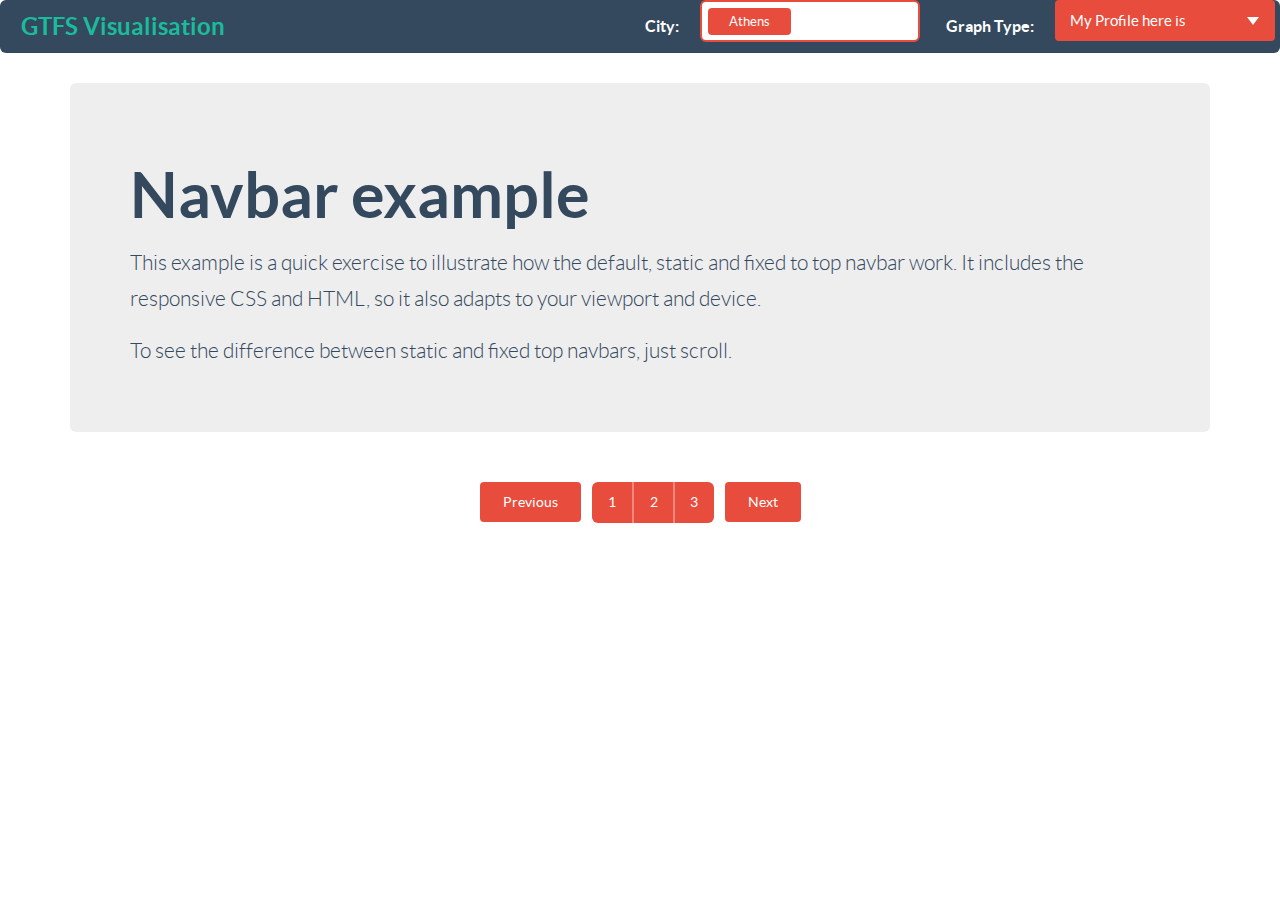
<file: public/Flat-UI/index.html>
<!DOCTYPE html>
<html lang="en">
    <head>
        <meta charset="utf-8">
        <title>Flat UI Free</title>
        <meta name="viewport" content="width=device-width, initial-scale=1.0">

        <!-- Loading Bootstrap -->
        <link href="dist/css/vendor/bootstrap.min.css" rel="stylesheet">

        <!-- Loading Flat UI -->
        <link href="dist/css/flat-ui.css" rel="stylesheet">

        <link rel="shortcut icon" href="dist/img/favicon.ico">
    </head>

    <body>

        <nav class="navbar navbar-inverse" role="navigation">
            <!-- Brand and toggle get grouped for better mobile display -->
            <div class="navbar-header">
                <button type="button" class="navbar-toggle" data-toggle="collapse" data-target="#navbar-collapse-5">
                    <span class="sr-only">Toggle navigation</span>
                </button>
                <a class="navbar-brand" href="#">GTFS Visualisation</a>
            </div>
            <!-- Collect the nav links, forms, and other content for toggling -->
            <div class="collapse navbar-collapse" id="navbar-collapse-5">
                <ul class="nav navbar-nav navbar-right">
                    <li><a href="#">City:</a></li>
                    <li>
                        <select data-toggle="select" multiple class="form-control multiselect multiselect-danger mrs mbm">
                            <option value="0">Paris</option>
                            <option value="1">Portland</option>
                            <option value="2" selected>Athens</option>
                        </select>
                    </li>
                    <li><a href='#'>Graph Type:</a></li>
                    <li>
                        <select data-toggle="select" class="form-control select select-danger mrs mbm">
                            <option value="0">My Profile here is</option>
                            <option value="1">My Friends</option>
                            <option value="2">My Profile</option>
                            <option value="3">My Friends</option>
                        </select>
                    </li>
                </ul>
            </div><!-- /.navbar-collapse -->
        </nav>

        <div class="container">

            <!-- Main component for a primary marketing message or call to action -->
            <div class="jumbotron">

                <h1>Navbar example</h1>
                <p>This example is a quick exercise to illustrate how the default, static and fixed to top navbar work. It includes the responsive CSS and HTML, so it also adapts to your viewport and device.</p>
                <p>To see the difference between static and fixed top navbars, just scroll.</p>
            </div>

            <center>
                <div class="pagination pagination-danger">
                    <a href="#" class="btn btn-danger previous">Previous</a>
                    <ul>
                        <li><a href="#">1</a></li>
                        <li><a href="#">2</a></li>
                        <li><a href="#">3</a></li>
                    </ul>
                    <a href="#" class="btn btn-danger next">Next</a>
                </div>
            </center>

        </div> <!-- /container -->

        <!-- jQuery (necessary for Bootstrap's JavaScript plugins) -->
        <script src="dist/js/vendor/jquery.min.js"></script>
        <!-- Include all compiled plugins (below), or include individual files as needed -->
        <script src="dist/js/flat-ui.min.js"></script>

        <script src="docs/assets/js/application.js"></script>

    </body>
</html>
</file>
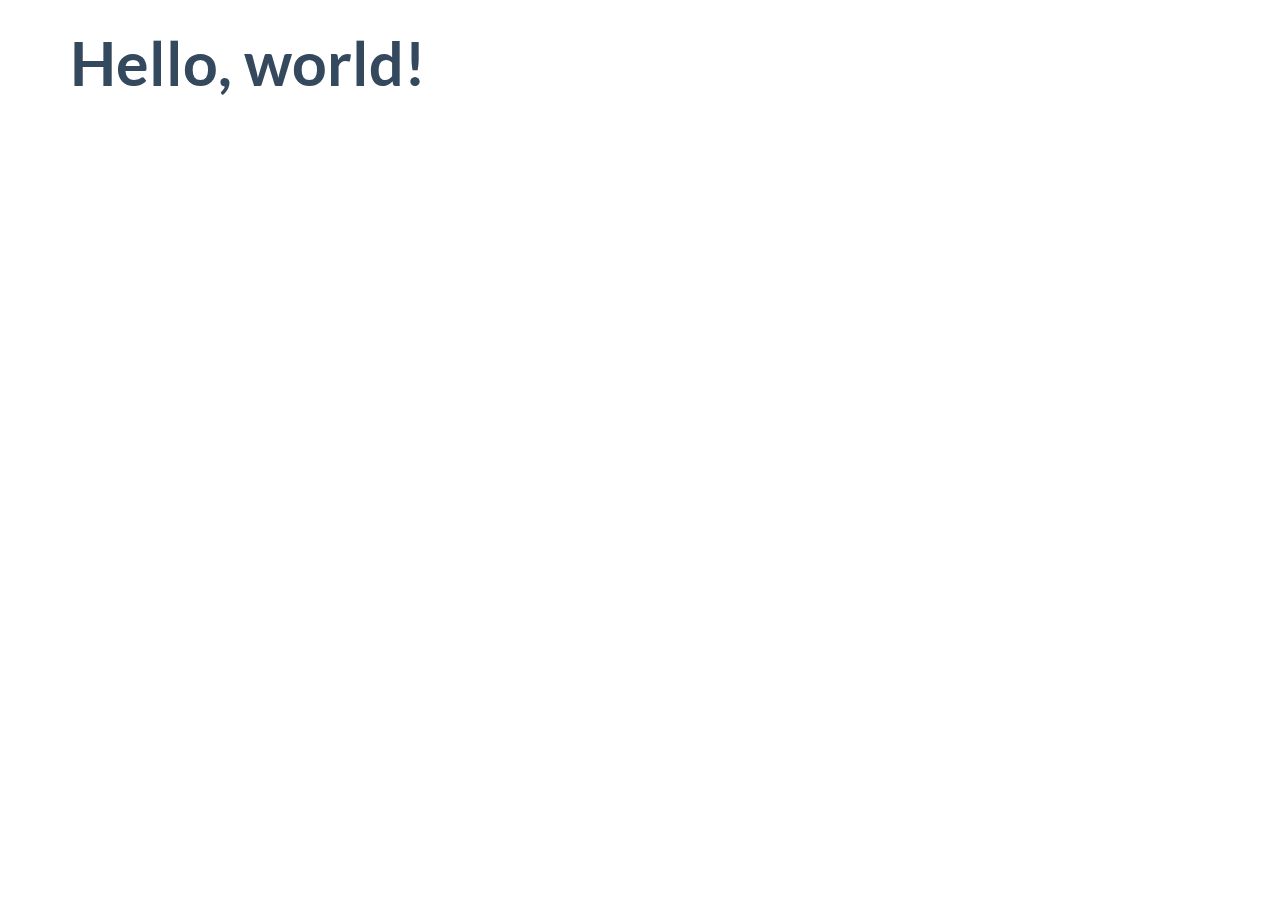
<file: public/Flat-UI/dist/index.html>
<!DOCTYPE html>
<html lang="en">
  <head>
    <meta charset="utf-8">
    <title>Flat UI Free 101 Template</title>
    <meta name="viewport" content="width=device-width, initial-scale=1.0">

    <!-- Loading Bootstrap -->
    <link href="../dist/css/vendor/bootstrap.min.css" rel="stylesheet">

    <!-- Loading Flat UI -->
    <link href="../dist/css/flat-ui.min.css" rel="stylesheet">

    <link rel="shortcut icon" href="img/favicon.ico">

    <!-- HTML5 shim, for IE6-8 support of HTML5 elements. All other JS at the end of file. -->
    <!--[if lt IE 9]>
      <script src="js/vendor/html5shiv.js"></script>
      <script src="js/vendor/respond.min.js"></script>
    <![endif]-->
  </head>
  <body>
    <div class="container">
        <h1>Hello, world!</h1>
    </div>
    <!-- /.container -->


    <!-- jQuery (necessary for Flat UI's JavaScript plugins) -->
    <script src="../dist/js/vendor/jquery.min.js"></script>
    <!-- Include all compiled plugins (below), or include individual files as needed -->
    <script src="../dist/js/vendor/video.js"></script>
    <script src="../dist/js/flat-ui.min.js"></script>

  </body>
</html>
</file>
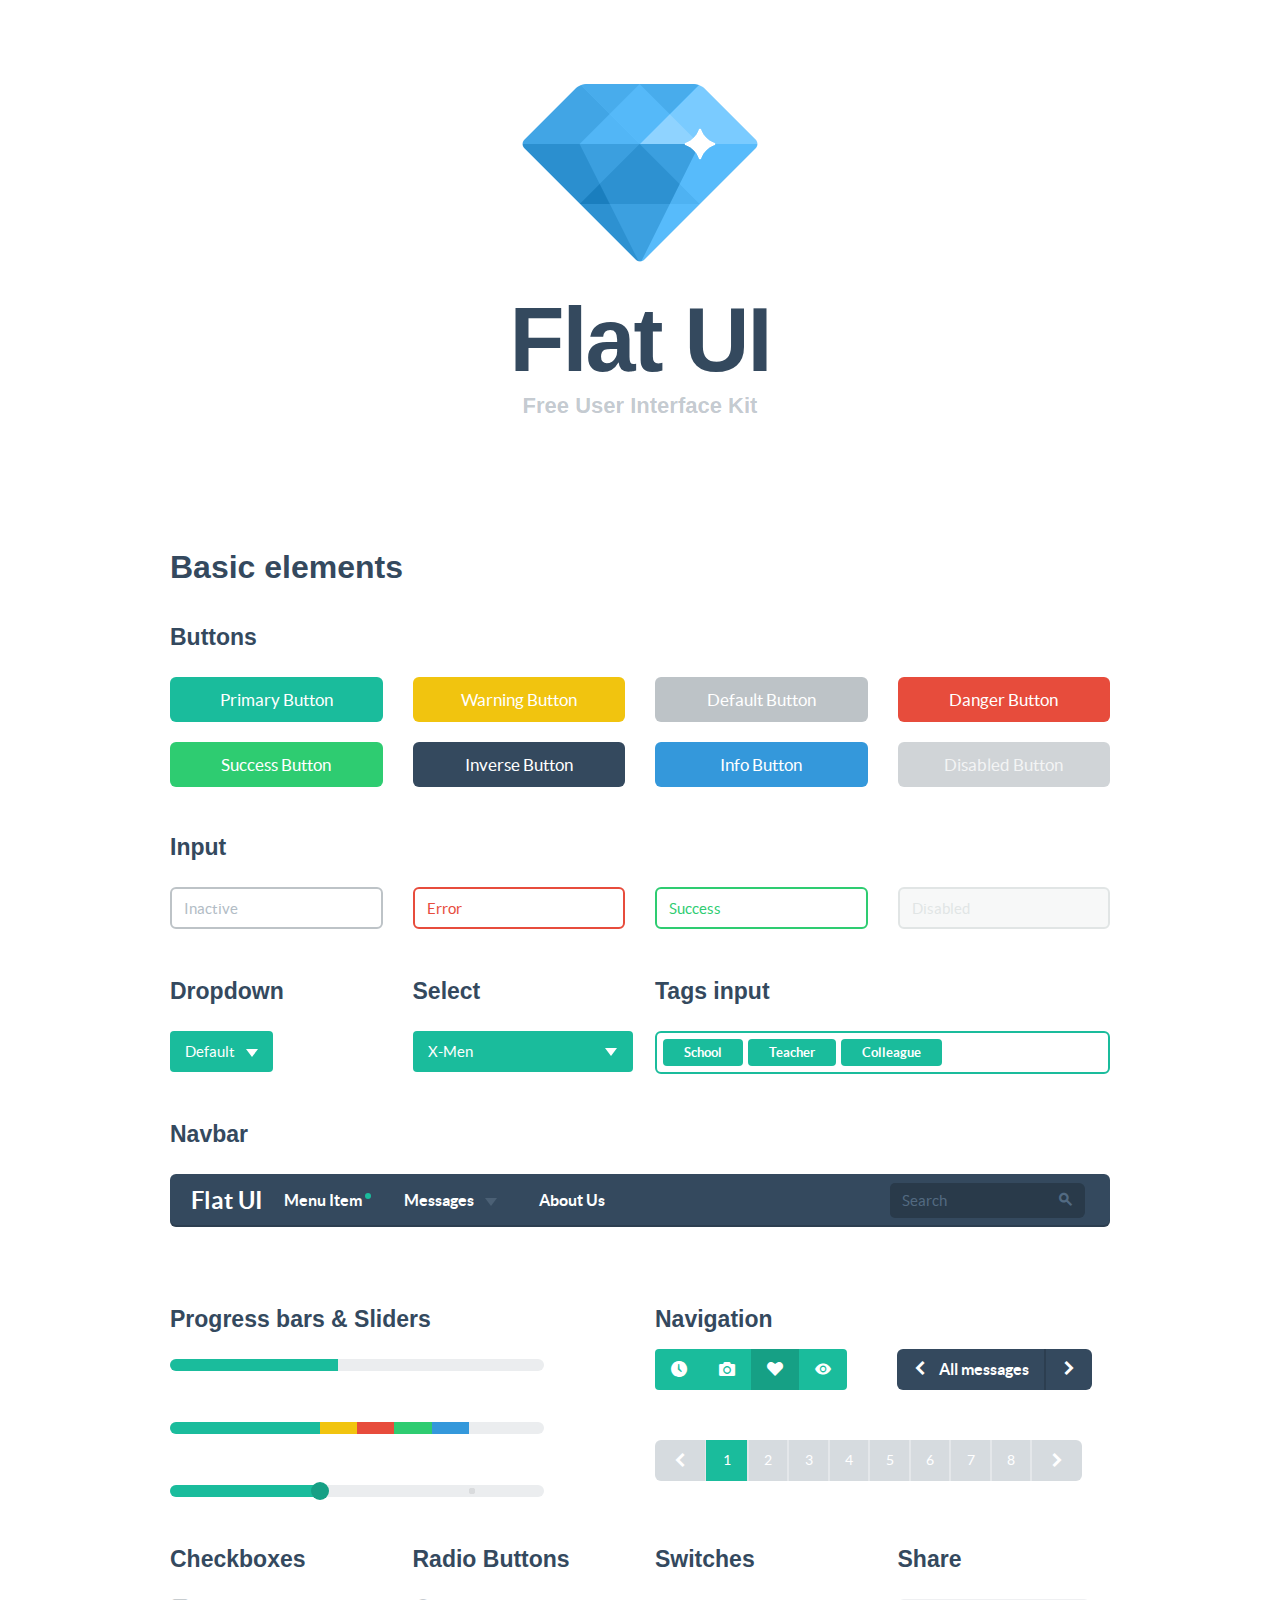
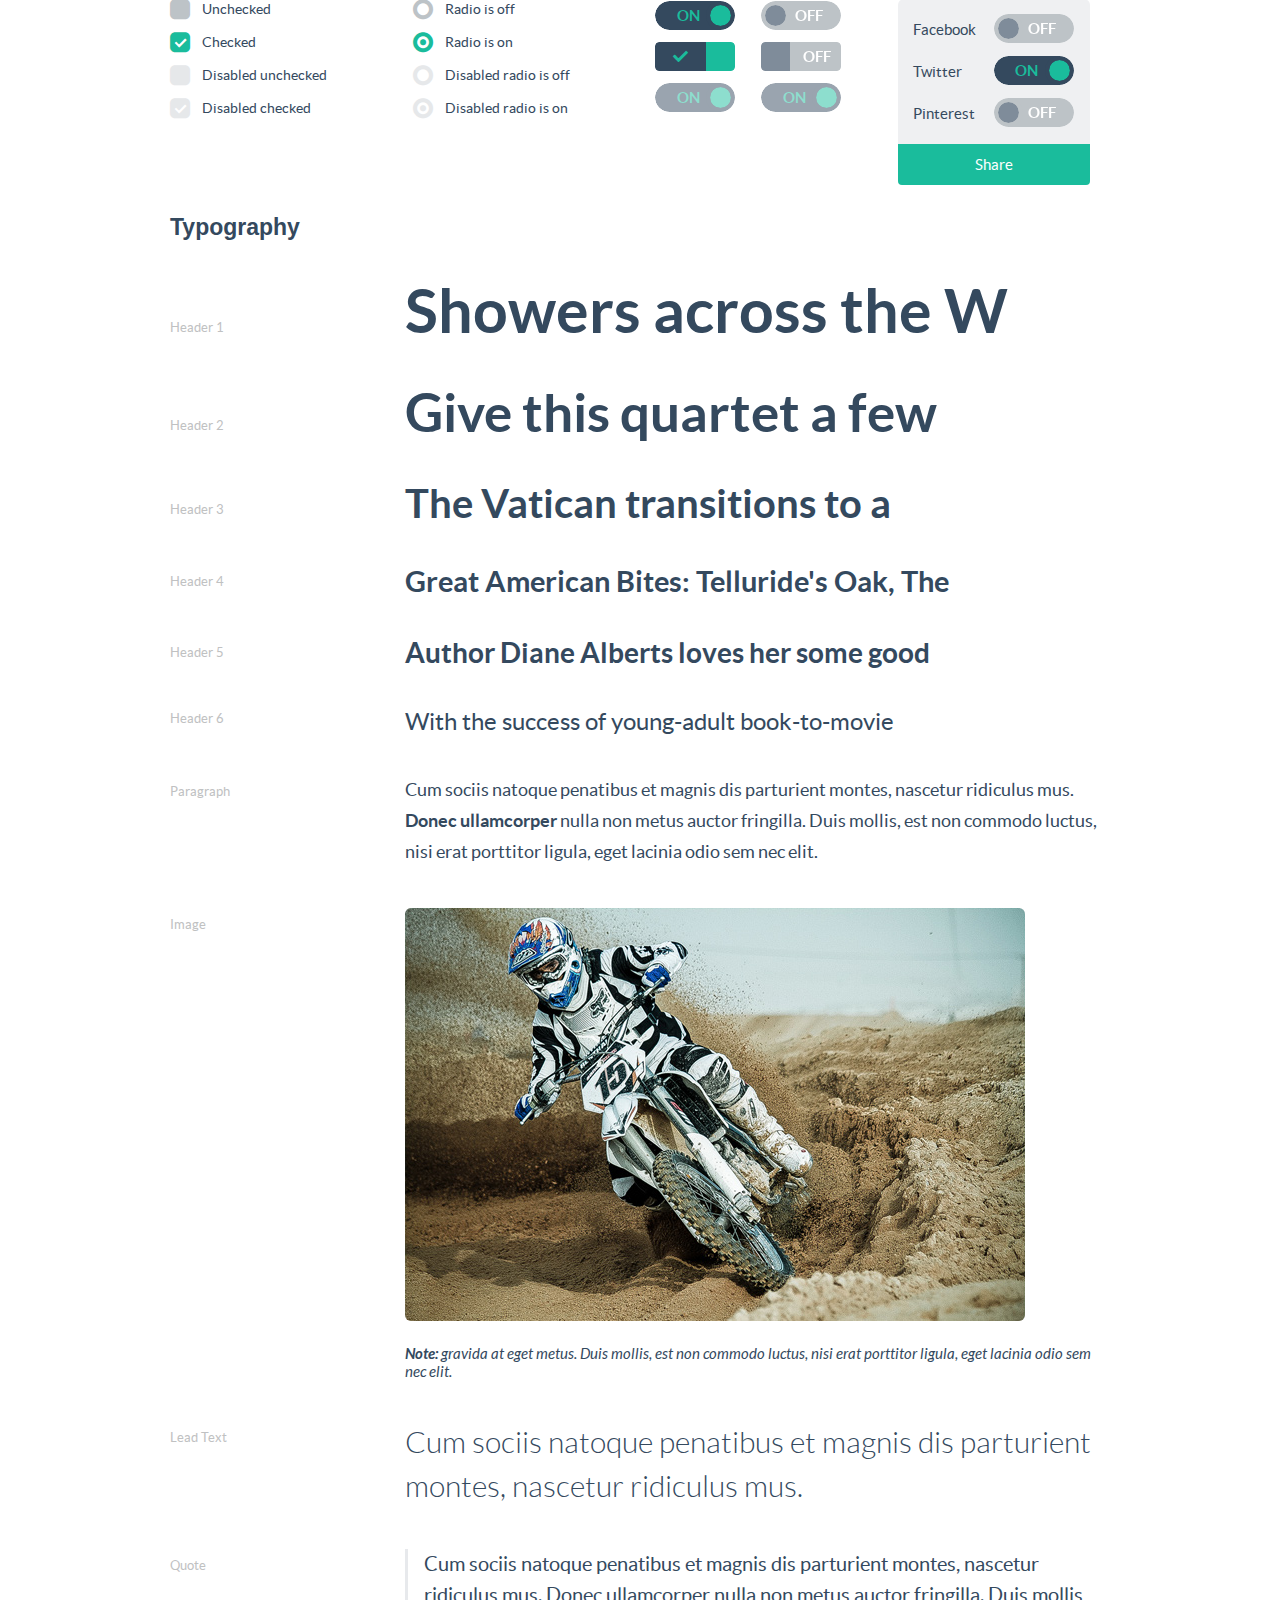
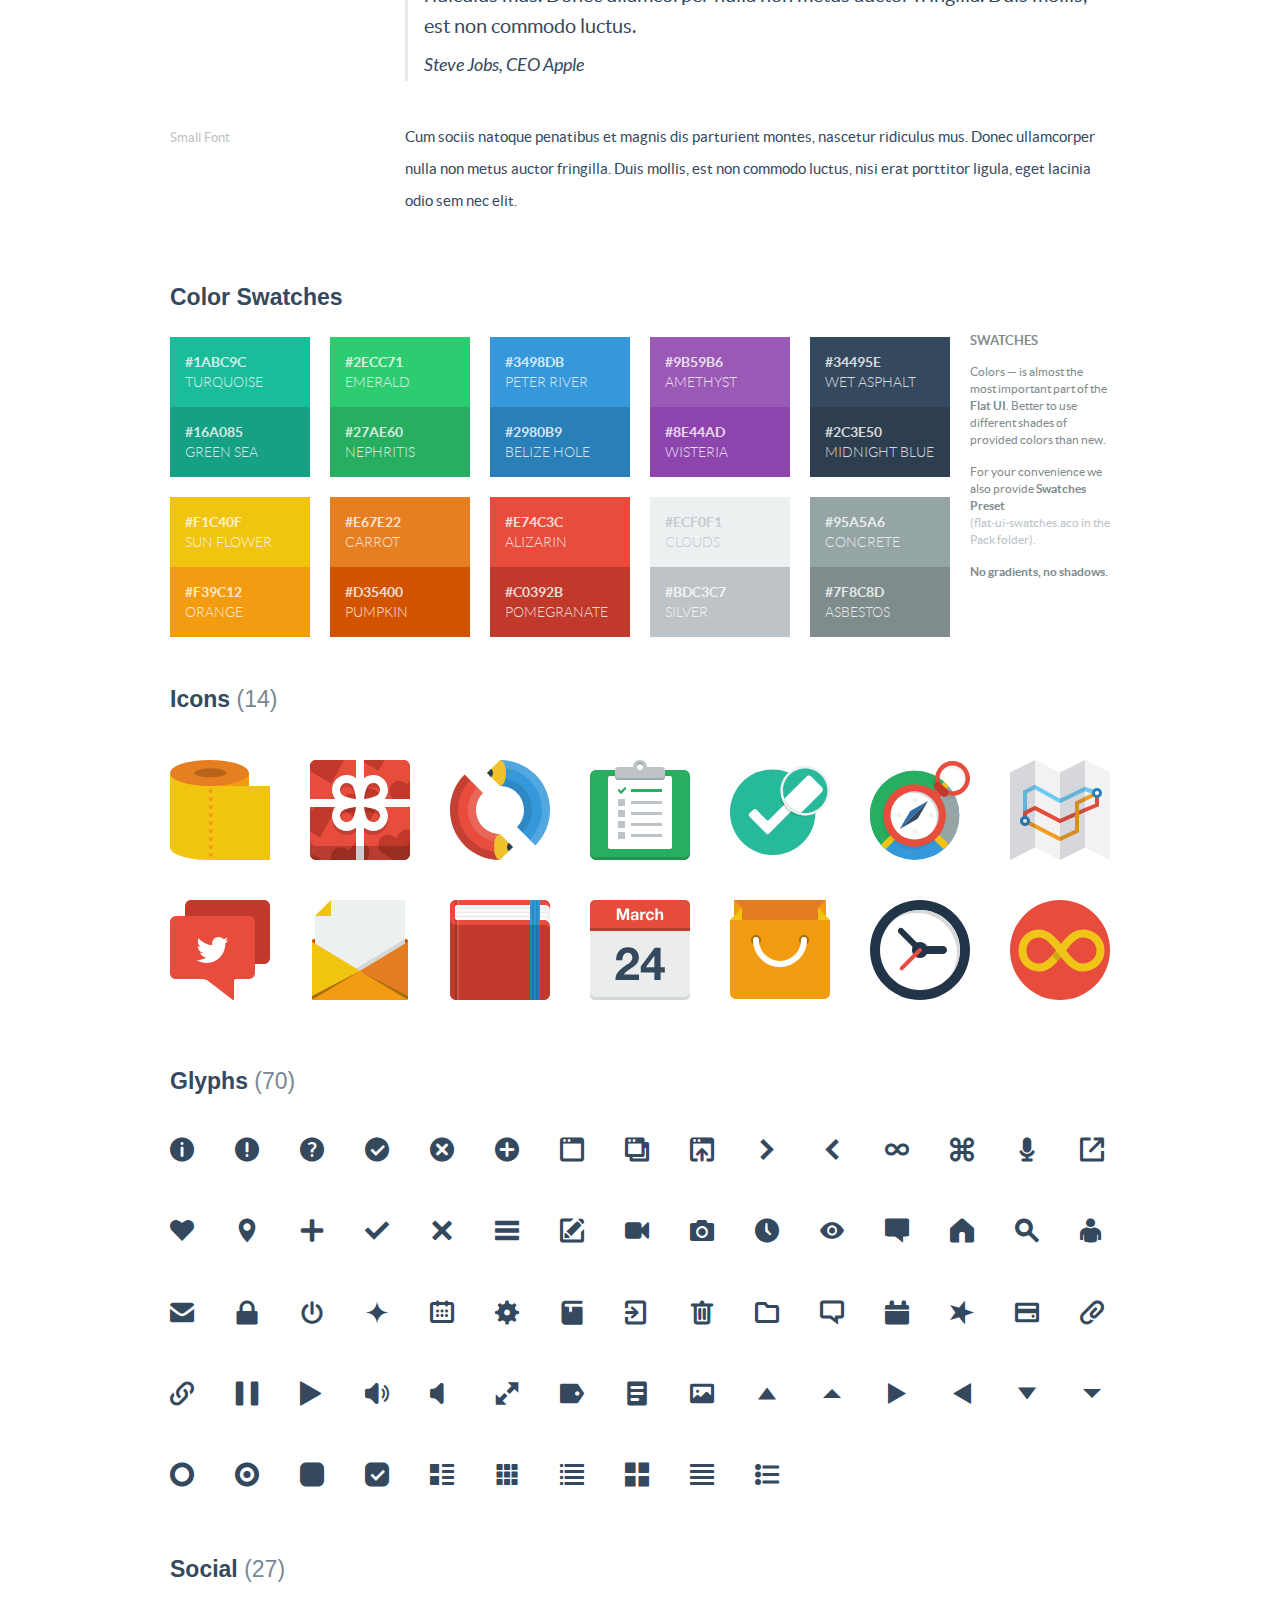
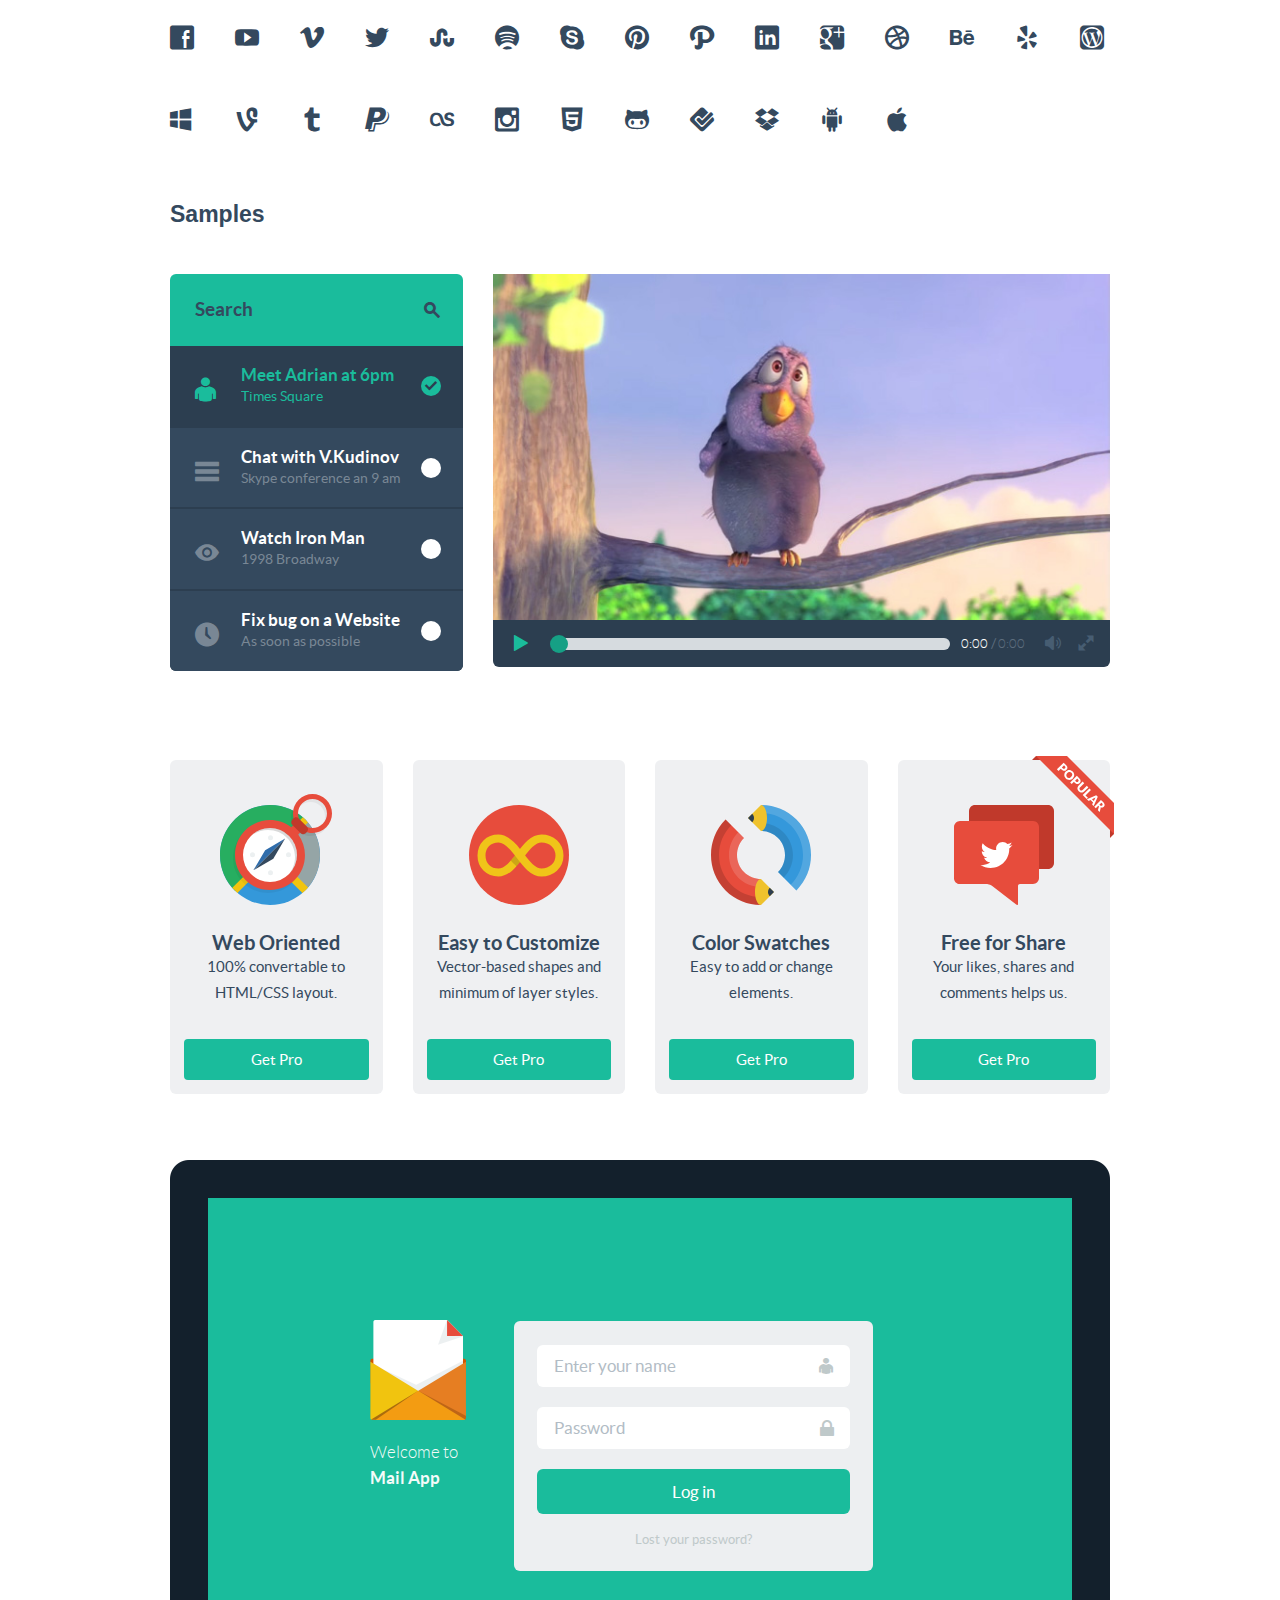
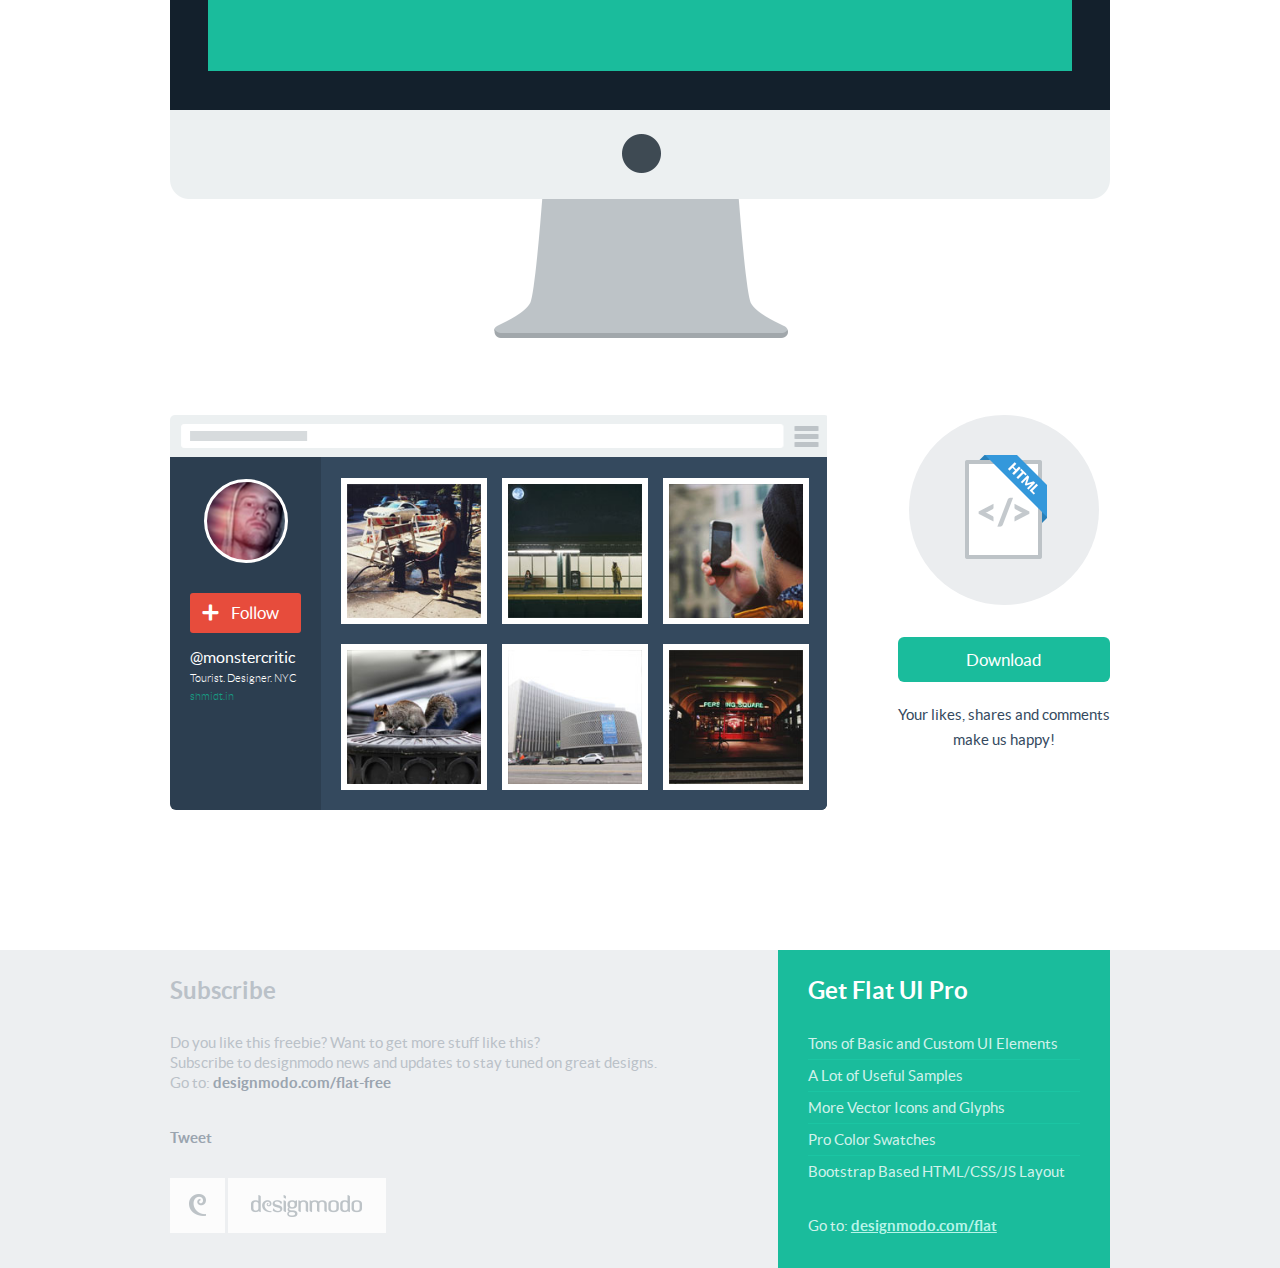
<file: public/Flat-UI/index2.html>
<!DOCTYPE html>
<html lang="en">
  <head>
    <meta charset="utf-8">
    <title>Flat UI - Free Bootstrap Framework and Theme</title>
    <meta name="description" content="Flat UI Kit Free is a Twitter Bootstrap Framework design and Theme, this responsive framework includes a PSD and HTML version."/>

    <meta name="viewport" content="width=1000, initial-scale=1.0, maximum-scale=1.0">

    <!-- Loading Bootstrap -->
    <link href="dist/css/vendor/bootstrap.min.css" rel="stylesheet">

    <!-- Loading Flat UI -->
    <link href="dist/css/flat-ui.css" rel="stylesheet">
    <link href="docs/assets/css/demo.css" rel="stylesheet">

    <link rel="shortcut icon" href="img/favicon.ico">

    <!-- HTML5 shim, for IE6-8 support of HTML5 elements. All other JS at the end of file. -->
    <!--[if lt IE 9]>
      <script src="dist/js/vendor/html5shiv.js"></script>
      <script src="dist/js/vendor/respond.min.js"></script>
    <![endif]-->
  </head>
  <body>
    <div class="container">
      <div class="demo-headline">
        <h1 class="demo-logo">
          <div class="logo"></div>
          Flat UI
          <small>Free User Interface Kit</small>
        </h1>
      </div> <!-- /demo-headline -->

      <h1 class="demo-section-title">Basic elements</h1>
      <h3 class="demo-panel-title">Buttons</h3>

      <div class="row demo-row">
        <div class="col-xs-3">
          <a href="#fakelink" class="btn btn-block btn-lg btn-primary">Primary Button</a>
        </div>
        <div class="col-xs-3">
          <a href="#fakelink" class="btn btn-block btn-lg btn-warning">Warning Button</a>
        </div>
        <div class="col-xs-3">
          <a href="#fakelink" class="btn btn-block btn-lg btn-default">Default Button</a>
        </div>
        <div class="col-xs-3">
          <a href="#fakelink" class="btn btn-block btn-lg btn-danger">Danger Button</a>
        </div>
      </div> <!-- /row -->

      <div class="row demo-row">
        <div class="col-xs-3">
          <a href="#fakelink" class="btn btn-block btn-lg btn-success">Success Button</a>
        </div>
        <div class="col-xs-3">
          <a href="#fakelink" class="btn btn-block btn-lg btn-inverse">Inverse Button</a>
        </div>
        <div class="col-xs-3">
          <a href="#fakelink" class="btn btn-block btn-lg btn-info">Info Button</a>
        </div>
        <div class="col-xs-3">
          <a href="#fakelink" class="btn btn-block btn-lg btn-default disabled">Disabled Button</a>
        </div>
      </div> <!-- /row -->

      <h3 class="demo-panel-title">Input</h3>
      <div class="row">
        <div class="col-xs-3">
          <div class="form-group">
            <input type="text" value="" placeholder="Inactive" class="form-control" />
          </div>
        </div>
        <div class="col-xs-3">
          <div class="form-group has-error">
            <input type="text" value="Error" class="form-control" />
          </div>
        </div>
        <div class="col-xs-3">
          <div class="form-group has-success">
            <input type="text" value="Success" class="form-control" />
            <span class="input-icon fui-check-inverted"></span>
          </div>
        </div>
        <div class="col-xs-3">
          <div class="form-group">
            <input type="text" value="Disabled" disabled="disabled" class="form-control" />
          </div>
        </div>
      </div> <!-- /row -->

      <div class="row">
        <div class="col-xs-3">
          <h3 class="demo-panel-title">Dropdown</h3>

          <div class="btn-group">
            <button data-toggle="dropdown" class="btn btn-primary dropdown-toggle" type="button">Default <span class="caret"></span></button>
            <ul role="menu" class="dropdown-menu">
              <li><a href="#">Action</a></li>
              <li><a href="#">Another action</a></li>
              <li><a href="#">Something else here</a></li>
              <li class="divider"></li>
              <li><a href="#">Separated link</a></li>
            </ul>
          </div><!-- /btn-group -->
        </div> <!-- /.col-xs-3 -->
        <div class="col-xs-3">
          <h3 class="demo-panel-title">Select</h3>
          <select class="form-control select select-primary" data-toggle="select">
            <option value="0">Choose hero</option>
            <option value="1">Spider Man</option>
            <option value="2">Wolverine</option>
            <option value="3">Captain America</option>
            <option value="4" selected>X-Men</option>
            <option value="5">Crocodile</option>
          </select>
        </div> <!-- /.col-xs-3 -->
        <div class="col-xs-6">
          <h3 class="demo-panel-title">Tags input</h3>
          <div class="tagsinput-primary">
            <input name="tagsinput" class="tagsinput" data-role="tagsinput" value="School, Teacher, Colleague" />
          </div>
        </div> <!-- /.col-xs-6 -->
      </div> <!-- /.row -->

      <h3 class="demo-panel-title">Navbar</h3>
      <div class="row demo-row">
        <div class="col-xs-12">
          <nav class="navbar navbar-inverse navbar-embossed" role="navigation">
            <div class="navbar-header">
              <button type="button" class="navbar-toggle" data-toggle="collapse" data-target="#navbar-collapse-01">
                <span class="sr-only">Toggle navigation</span>
              </button>
              <a class="navbar-brand" href="#">Flat UI</a>
            </div>
            <div class="collapse navbar-collapse" id="navbar-collapse-01">
              <ul class="nav navbar-nav navbar-left">
                <li><a href="#fakelink">Menu Item<span class="navbar-unread">1</span></a></li>
                <li class="dropdown">
                  <a href="#" class="dropdown-toggle" data-toggle="dropdown">Messages <b class="caret"></b></a>
                  <span class="dropdown-arrow"></span>
                  <ul class="dropdown-menu">
                    <li><a href="#">Action</a></li>
                    <li><a href="#">Another action</a></li>
                    <li><a href="#">Something else here</a></li>
                    <li class="divider"></li>
                    <li><a href="#">Separated link</a></li>
                  </ul>
                </li>
                <li><a href="#fakelink">About Us</a></li>
               </ul>
               <form class="navbar-form navbar-right" action="#" role="search">
                <div class="form-group">
                  <div class="input-group">
                    <input class="form-control" id="navbarInput-01" type="search" placeholder="Search">
                    <span class="input-group-btn">
                      <button type="submit" class="btn"><span class="fui-search"></span></button>
                    </span>
                  </div>
                </div>
              </form>
            </div><!-- /.navbar-collapse -->
          </nav><!-- /navbar -->
        </div>
      </div> <!-- /row -->

      <div class="row">
        <div class="col-xs-5">
          <h3 class="demo-panel-title">Progress bars &amp; Sliders</h3>
          <div class="progress">
            <div class="progress-bar" style="width: 45%;"></div>
          </div>
          <br/>
          <div class="progress">
            <div class="progress-bar" style="width: 40%;"></div>
            <div class="progress-bar progress-bar-warning" style="width: 10%;"></div>
            <div class="progress-bar progress-bar-danger" style="width: 10%;"></div>
            <div class="progress-bar progress-bar-success" style="width: 10%;"></div>
            <div class="progress-bar progress-bar-info" style="width: 10%;"></div>
          </div>
          <br/>
          <div id="slider" class="ui-slider">
            <div class="ui-slider-segment"></div>
            <div class="ui-slider-segment"></div>
            <div class="ui-slider-segment"></div>
          </div>
        </div> <!-- /sliders -->

        <div class="col-xs-6 col-xs-offset-1">
          <h3 class="demo-panel-title">Navigation</h3>
          <div class="row demo-navigation">
            <div class="col-xs-6">
              <div class="btn-toolbar">
                <div class="btn-group">
                  <a class="btn btn-primary" href="#fakelink"><span class="fui-time"></span></a>
                  <a class="btn btn-primary" href="#fakelink"><span class="fui-photo"></span></a>
                  <a class="btn btn-primary active" href="#fakelink"><span class="fui-heart"></span></a>
                  <a class="btn btn-primary" href="#fakelink"><span class="fui-eye"></span></a>
                </div>
              </div> <!-- /toolbar -->
            </div>
            <div class="col-xs-6 demo-pager">
              <ul class="pager">
                <li class="previous">
                  <a href="#fakelink">
                    <span class="fui-arrow-left"></span>
                    <span>All messages</span>
                  </a>
                </li>
                <li class="next">
                  <a href="#fakelink">
                    <span class="fui-arrow-right"></span>
                  </a>
                </li>
              </ul> <!-- /pager -->
            </div>
          </div> <!-- /demo-navigation -->

          <div class="pagination">
            <ul>
              <li class="previous"><a href="#fakelink" class="fui-arrow-left"></a></li>
              <li class="active"><a href="#fakelink">1</a></li>
              <li><a href="#fakelink">2</a></li>
              <li><a href="#fakelink">3</a></li>
              <li><a href="#fakelink">4</a></li>
              <li><a href="#fakelink">5</a></li>
              <li><a href="#fakelink">6</a></li>
              <li><a href="#fakelink">7</a></li>
              <li><a href="#fakelink">8</a></li>
              <li class="next"><a href="#fakelink" class="fui-arrow-right"></a></li>
            </ul>
          </div> <!-- /pagination -->
        </div> <!-- /navigation -->
      </div> <!-- /row -->

      <div class="row">
        <div class="col-xs-3">
          <h3 class="demo-panel-title">Checkboxes</h3>
          <label class="checkbox" for="checkbox1">
            <input type="checkbox" value="" id="checkbox1" data-toggle="checkbox">
            Unchecked
          </label>
          <label class="checkbox" for="checkbox2">
            <input type="checkbox" checked="checked" value="" id="checkbox2" data-toggle="checkbox" checked="">
            Checked
          </label>
          <label class="checkbox" for="checkbox3">
            <input type="checkbox" value="" id="checkbox3" data-toggle="checkbox" disabled="">
            Disabled unchecked
          </label>
          <label class="checkbox" for="checkbox4">
            <input type="checkbox" checked="checked" value="" id="checkbox4" data-toggle="checkbox" disabled="" checked="">
            Disabled checked
          </label>
        </div> <!-- /checkboxes col-xs-3 -->

        <div class="col-xs-3">
          <h3 class="demo-panel-title">Radio Buttons</h3>
          <label class="radio">
            <input type="radio" name="optionsRadios" id="optionsRadios1" value="option1" data-toggle="radio">
            Radio is off
          </label>
          <label class="radio">
            <input type="radio" name="optionsRadios" id="optionsRadios2" value="option1" data-toggle="radio" checked="">
            Radio is on
          </label>

          <label class="radio">
            <input type="radio" name="optionsRadiosDisabled" id="optionsRadios3" value="option2" data-toggle="radio" disabled="">
            Disabled radio is off
          </label>
          <label class="radio">
            <input type="radio" name="optionsRadiosDisabled" id="optionsRadios4" value="option2" data-toggle="radio" checked="" disabled="">
            Disabled radio is on
          </label>
        </div> <!-- /radios col-xs-3 -->

        <div class="col-xs-3">
          <h3 class="demo-panel-title">Switches</h3>

          <table width="100%">
            <tr>
              <td width="50%" class="pbm">
                <input type="checkbox" checked data-toggle="switch" id="custom-switch-01" />
              </td>
              <td class="pbm">
                <input type="checkbox" data-toggle="switch" id="custom-switch-02" />
              </td>
            </tr>
            <tr>
              <td class="pbm">
                <div class="bootstrap-switch-square">
                  <input type="checkbox" checked data-toggle="switch" id="custom-switch-03" data-on-text="<span class='fui-check'></span>" data-off-text="<span class='fui-cross'></span>" />
                </div>
              </td>
              <td class="pbm">
                <div class="bootstrap-switch-square">
                  <input type="checkbox" data-toggle="switch" id="custom-switch-04" />
                </div>
              </td>
            </tr>
            <tr>
              <td>
                <input type="checkbox" checked disabled data-toggle="switch" id="custom-switch-5" />
              </td>
              <td>
                <input type="checkbox" checked disabled data-toggle="switch" id="custom-switch-6" />
              </td>
            </tr>
          </table>
        </div> <!-- /.col-xs-3 -->
        <div class="col-xs-3">
          <h3 class="demo-panel-title">Share</h3>
          <div class="share mrl">
            <ul>
              <li>
                <label class="share-label" for="share-toggle2">Facebook</label>
                <input type="checkbox" data-toggle="switch" />
              </li>
              <li>
                <label class="share-label" for="share-toggle4">Twitter</label>
                <input type="checkbox" checked="" data-toggle="switch" />
              </li>
              <li>
                <label class="share-label" for="share-toggle6">Pinterest</label>
                <input type="checkbox" data-toggle="switch" />
              </li>
            </ul>
            <a href="#" class="btn btn-primary btn-block btn-large">Share</a>
          </div> <!-- /share -->
        </div><!-- /.col-xs-3 -->
      </div> <!-- /.row -->

      <div class="demo-row typography-row">
      	<div class="demo-title">
      		<h3 class="demo-panel-title">Typography</h3>
      	</div>
      	<div class="demo-content">
      		<div class="demo-type-example">
	      		<h1><span class="demo-heading-note">Header 1</span>Showers across the W</h1>
      		</div>
      		<div class="demo-type-example">
	      		<h2><span class="demo-heading-note">Header 2</span>Give this quartet a few</h2>
      		</div>
      		<div class="demo-type-example">
	      		<h3><span class="demo-heading-note">Header 3</span>The Vatican transitions to a</h3>
      		</div>
      		<div class="demo-type-example">
	      		<h4><span class="demo-heading-note">Header 4</span>Great American Bites: Telluride's Oak, The</h4>
      		</div>
      		<div class="demo-type-example">
	      		<h5><span class="demo-heading-note">Header 5</span>Author Diane Alberts loves her some good</h5>
      		</div>
      		<div class="demo-type-example">
	      		<h6><span class="demo-heading-note">Header 6</span>With the success of young-adult book-to-movie</h6>
      		</div>
      		<div class="demo-type-example">
	      		<span class="demo-text-note">Paragraph</span>
	          <p>Cum sociis natoque penatibus et magnis dis parturient montes, nascetur ridiculus mus. <strong>Donec ullamcorper</strong> nulla non metus auctor fringilla. Duis mollis, est non commodo luctus, nisi erat porttitor ligula, eget lacinia odio sem nec elit.</p>
      		</div>
      		<div class="demo-type-example">
	      		<span class="demo-text-note">Image</span>
	          <img src="docs/assets/img/example-image.jpg" alt="example-image" class="img-rounded img-responsive">
	          <p class="img-comment"><strong>Note:</strong> gravida at eget metus. Duis mollis, est non commodo luctus, nisi erat porttitor ligula, eget lacinia odio sem nec elit.</p>
      		</div>
      		<div class="demo-type-example">
	      		<span class="demo-text-note">Lead Text</span>
						<p class="lead">Cum sociis natoque penatibus et magnis dis parturient montes, nascetur ridiculus mus.</p>
      		</div>
      		<div class="demo-type-example">
	      		<span class="demo-text-note">Quote</span>
	          <blockquote>
	            <p>Cum sociis natoque penatibus et magnis dis parturient montes, nascetur ridiculus mus. Donec ullamcorper nulla non metus auctor fringilla. Duis mollis, est non commodo luctus.</p>
	            <small>Steve Jobs, CEO Apple</small>
	          </blockquote>
      		</div>
      		<div class="demo-type-example">
	      		<span class="demo-text-note">Small Font</span>
	          <p><small>Cum sociis natoque penatibus et magnis dis parturient montes, nascetur ridiculus mus. Donec ullamcorper nulla non metus auctor fringilla. Duis mollis, est non commodo luctus, nisi erat porttitor ligula, eget lacinia odio sem nec elit.</small></p>
      		</div>
      	</div><!-- /.demo-content-wide -->
      </div><!-- /.demo-row -->

      <h3 class="demo-panel-title">Color Swatches</h3>
      <div class="row demo-swatches-row">
	      <div class="swatches-col">
		      <div class="pallete-item">
			      <dl class="palette palette-turquoise">
                <dt>#1abc9c</dt>
                <dd>Turquoise</dd>
              </dl>
              <dl class="palette palette-green-sea">
                <dt>#16a085</dt>
                <dd>Green sea</dd>
              </dl>
		      </div>
		      <div class="pallete-item">
			      <dl class="palette palette-emerald">
              <dt>#2ecc71</dt>
              <dd>Emerald</dd>
            </dl>
            <dl class="palette palette-nephritis">
              <dt>#27ae60</dt>
              <dd>Nephritis</dd>
            </dl>
		      </div>
		      <div class="pallete-item">
			      <dl class="palette palette-peter-river">
              <dt>#3498db</dt>
              <dd>Peter river</dd>
            </dl>
            <dl class="palette palette-belize-hole">
              <dt>#2980b9</dt>
              <dd>Belize hole</dd>
            </dl>
		      </div>
		      <div class="pallete-item">
			      <dl class="palette palette-amethyst">
              <dt>#9b59b6</dt>
              <dd>Amethyst</dd>
            </dl>
            <dl class="palette palette-wisteria">
              <dt>#8e44ad</dt>
              <dd>Wisteria</dd>
            </dl>
		      </div>
		      <div class="pallete-item">
			      <dl class="palette palette-wet-asphalt">
              <dt>#34495e</dt>
              <dd>Wet asphalt</dd>
            </dl>
            <dl class="palette palette-midnight-blue">
              <dt>#2c3e50</dt>
              <dd>Midnight blue</dd>
            </dl>
		      </div>
		      <div class="pallete-item">
			      <dl class="palette palette-sun-flower">
              <dt>#f1c40f</dt>
              <dd>Sun flower</dd>
            </dl>
            <dl class="palette palette-orange">
              <dt>#f39c12</dt>
              <dd>Orange</dd>
            </dl>
		      </div>
		      <div class="pallete-item">
			      <dl class="palette palette-carrot">
              <dt>#e67e22</dt>
              <dd>Carrot</dd>
            </dl>
            <dl class="palette palette-pumpkin">
              <dt>#d35400</dt>
              <dd>Pumpkin</dd>
            </dl>
		      </div>
		      <div class="pallete-item">
			      <dl class="palette palette-alizarin">
              <dt>#e74c3c</dt>
              <dd>Alizarin</dd>
            </dl>
            <dl class="palette palette-pomegranate">
              <dt>#c0392b</dt>
              <dd>Pomegranate</dd>
            </dl>
		      </div>
		      <div class="pallete-item">
			      <dl class="palette palette-clouds">
              <dt>#ecf0f1</dt>
              <dd>Clouds</dd>
            </dl>
            <dl class="palette palette-silver">
              <dt>#bdc3c7</dt>
              <dd>Silver</dd>
            </dl>
		      </div>
		      <div class="pallete-item">
			      <dl class="palette palette-concrete">
              <dt>#95a5a6</dt>
              <dd>Concrete</dd>
            </dl>
            <dl class="palette palette-asbestos">
              <dt>#7f8c8d</dt>
              <dd>Asbestos</dd>
            </dl>
		      </div>
	      </div> <!-- /swatches items -->
	      <div class="swatches-desc-col">
		      <h6 class="palette-headline">SWATCHES</h6>
          <p class="palette-paragraph">
            Colors &mdash; is almost the most important part of the <strong>Flat UI</strong>. Better to use different shades of provided colors than new.
          </p>
          <p class="palette-paragraph">
            For your convenience we also provide <strong>Swatches Preset</strong> <span>(flat&#8209;ui&#8209;swatches.aco in the Pack folder).</span>
          </p>
          <p class="palette-paragraph">
            <strong>No gradients, no shadows.</strong>
          </p>
	      </div> <!-- /swatches desc -->
      </div> <!-- /swatches row -->

      <h3 class="demo-panel-title">Icons <small>(14)</small></h3>
      <div class="demo-illustrations">
        <div class="demo-content">
          <div><img src="img/icons/svg/toilet-paper.svg" alt="Toilet-Paper"></div>
          <div><img src="img/icons/svg/gift-box.svg" alt="Gift-Box"></div>
          <div><img src="img/icons/svg/pencils.svg" alt="Pensils"></div>
          <div><img src="img/icons/svg/clipboard.svg" alt="Clipboard"></div>
          <div><img src="img/icons/svg/retina.svg" alt="Retina"></div>
          <div><img src="img/icons/svg/compas.svg" alt="Compas"></div>
          <div><img src="img/icons/svg/map.svg" alt="Map"></div>
          <div><img src="img/icons/svg/chat.svg" alt="Chat"></div>
          <div><img src="img/icons/svg/mail.svg" alt="Mail"></div>
          <div><img src="img/icons/svg/book.svg" alt="Book"></div>
          <div><img src="img/icons/svg/calendar.svg" alt="Calendar"></div>
          <div><img src="img/icons/svg/paper-bag.svg" alt="Pocket"></div>
          <div><img src="img/icons/svg/clocks.svg" alt="Watches"></div>
          <div><img src="img/icons/svg/loop.svg" alt="Infinity-Loop"></div>
        </div>
      </div>


      <h3 class="demo-panel-title">Glyphs <small>(70)</small></h3>
      <div class="demo-icons">
        <div class="demo-content">
          <span class="fui-info-circle"></span>
          <span class="fui-alert-circle"></span>
          <span class="fui-question-circle"></span>
          <span class="fui-check-circle"></span>
          <span class="fui-cross-circle"></span>
          <span class="fui-plus-circle"></span>
          <span class="fui-window"></span>
          <span class="fui-windows"></span>
          <span class="fui-upload"></span>
          <span class="fui-arrow-right"></span>
          <span class="fui-arrow-left"></span>
          <span class="fui-loop"></span>
          <span class="fui-cmd"></span>
          <span class="fui-mic"></span>
          <span class="fui-export"></span>
          <span class="fui-heart"></span>
          <span class="fui-location"></span>
          <span class="fui-plus"></span>
          <span class="fui-check"></span>
          <span class="fui-cross"></span>
          <span class="fui-list"></span>
          <span class="fui-new"></span>
          <span class="fui-video"></span>
          <span class="fui-photo"></span>
          <span class="fui-time"></span>
          <span class="fui-eye"></span>
          <span class="fui-chat"></span>
          <span class="fui-home"></span>
          <span class="fui-search"></span>
          <span class="fui-user"></span>
          <span class="fui-mail"></span>
          <span class="fui-lock"></span>
          <span class="fui-power"></span>
          <span class="fui-star"></span>
          <span class="fui-calendar"></span>
          <span class="fui-gear"></span>
          <span class="fui-bookmark"></span>
          <span class="fui-exit"></span>
          <span class="fui-trash"></span>
          <span class="fui-folder"></span>
          <span class="fui-bubble"></span>
          <span class="fui-calendar-solid"></span>
          <span class="fui-star-2"></span>
          <span class="fui-credit-card"></span>
          <span class="fui-clip"></span>
          <span class="fui-link"></span>
          <span class="fui-pause"></span>
          <span class="fui-play"></span>
          <span class="fui-volume"></span>
          <span class="fui-mute"></span>
          <span class="fui-resize"></span>
          <span class="fui-tag"></span>
          <span class="fui-document"></span>
          <span class="fui-image"></span>
          <span class="fui-triangle-up"></span>
          <span class="fui-triangle-up-small"></span>
          <span class="fui-triangle-right-large"></span>
          <span class="fui-triangle-left-large"></span>
          <span class="fui-triangle-down"></span>
          <span class="fui-triangle-down-small"></span>
          <span class="fui-radio-unchecked"></span>
          <span class="fui-radio-checked"></span>
          <span class="fui-checkbox-unchecked"></span>
          <span class="fui-checkbox-checked"></span>
          <span class="fui-list-thumbnailed"></span>
          <span class="fui-list-small-thumbnails"></span>
          <span class="fui-list-numbered"></span>
          <span class="fui-list-large-thumbnails"></span>
          <span class="fui-list-columned"></span>
          <span class="fui-list-bulleted"></span>
        </div><!-- /.demo-content -->
      </div><!-- /.demo-icons -->

      <h3 class="demo-panel-title">Social <small>(27)</small></h3>
      <div class="demo-icons">
        <div class="demo-content">
          <span class="fui-facebook"></span>
          <span class="fui-youtube"></span>
          <span class="fui-vimeo"></span>
          <span class="fui-twitter"></span>
          <span class="fui-stumbleupon"></span>
          <span class="fui-spotify"></span>
          <span class="fui-skype"></span>
          <span class="fui-pinterest"></span>
          <span class="fui-path"></span>
          <span class="fui-linkedin"></span>
          <span class="fui-google-plus"></span>
          <span class="fui-dribbble"></span>
          <span class="fui-behance"></span>
          <span class="fui-yelp"></span>
          <span class="fui-wordpress"></span>
          <span class="fui-windows-8"></span>
          <span class="fui-vine"></span>
          <span class="fui-tumblr"></span>
          <span class="fui-paypal"></span>
          <span class="fui-lastfm"></span>
          <span class="fui-instagram"></span>
          <span class="fui-html5"></span>
          <span class="fui-github"></span>
          <span class="fui-foursquare"></span>
          <span class="fui-dropbox"></span>
          <span class="fui-android"></span>
          <span class="fui-apple"></span>
        </div><!-- /.demo-content -->
      </div><!-- /.demo-icons -->

      <h3 class="demo-panel-title mbl pbl">Samples</h3>
      <div class="row demo-samples">
        <div class="col-xs-4">
          <div class="todo">
            <div class="todo-search">
              <input class="todo-search-field" type="search" value="" placeholder="Search" />
            </div>
            <ul>
              <li class="todo-done">
                <div class="todo-icon fui-user"></div>
                <div class="todo-content">
                  <h4 class="todo-name">
                    Meet <strong>Adrian</strong> at <strong>6pm</strong>
                  </h4>
                  Times Square
                </div>
              </li>
              <li>
                <div class="todo-icon fui-list"></div>
                <div class="todo-content">
                  <h4 class="todo-name">
                    Chat with <strong>V.Kudinov</strong>
                  </h4>
                  Skype conference an 9 am
                </div>
              </li>
              <li>
                <div class="todo-icon fui-eye"></div>
                <div class="todo-content">
                  <h4 class="todo-name">
                    Watch <strong>Iron Man</strong>
                  </h4>
                  1998 Broadway
                </div>
              </li>
              <li>
                <div class="todo-icon fui-time"></div>
                <div class="todo-content">
                  <h4 class="todo-name">
                    Fix bug on a <strong>Website</strong>
                  </h4>
                  As soon as possible
                </div>
              </li>
            </ul>
          </div><!-- /.todo -->
        </div><!-- /.col-xs-4 -->

        <div class="col-xs-8">
          <video class="video-js" preload="auto" poster="docs/assets/img/video/poster.jpg" data-setup="{}">
            <source src="http://iurevych.github.com/Flat-UI-videos/big_buck_bunny.mp4" type="video/mp4">
            <source src="http://iurevych.github.com/Flat-UI-videos/big_buck_bunny.webm" type="video/webm">
          </video>
        </div> <!-- /video -->
      </div>

      <div class="row demo-tiles">
        <div class="col-xs-3">
          <div class="tile">
            <img src="img/icons/svg/compas.svg" alt="Compas" class="tile-image big-illustration">
            <h3 class="tile-title">Web Oriented</h3>
            <p>100% convertable to HTML/CSS layout.</p>
            <a class="btn btn-primary btn-large btn-block" href="http://designmodo.com/flat">Get Pro</a>
          </div>
        </div>

        <div class="col-xs-3">
          <div class="tile">
            <img src="img/icons/svg/loop.svg" alt="Infinity-Loop" class="tile-image">
            <h3 class="tile-title">Easy to Customize</h3>
            <p>Vector-based shapes and minimum of layer styles.</p>
            <a class="btn btn-primary btn-large btn-block" href="http://designmodo.com/flat">Get Pro</a>
          </div>
        </div>

        <div class="col-xs-3">
          <div class="tile">
            <img src="img/icons/svg/pencils.svg" alt="Pensils" class="tile-image">
            <h3 class="tile-title">Color Swatches</h3>
            <p>Easy to add or change elements. </p>
            <a class="btn btn-primary btn-large btn-block" href="http://designmodo.com/flat">Get Pro</a>
          </div>
        </div>

        <div class="col-xs-3">
          <div class="tile tile-hot">
            <img src="img/icons/svg/ribbon.svg" alt="ribbon" class="tile-hot-ribbon">
            <img src="img/icons/svg/chat.svg" alt="Chat" class="tile-image">
            <h3 class="tile-title">Free for Share</h3>
            <p>Your likes, shares and comments helps us.</p>
            <a class="btn btn-primary btn-large btn-block" href="http://designmodo.com/flat">Get Pro</a>
          </div>

        </div>
      </div> <!-- /tiles -->

      <div class="login">
        <div class="login-screen">
          <div class="login-icon">
            <img src="img/login/icon.png" alt="Welcome to Mail App" />
            <h4>Welcome to <small>Mail App</small></h4>
          </div>

          <div class="login-form">
            <div class="form-group">
              <input type="text" class="form-control login-field" value="" placeholder="Enter your name" id="login-name" />
              <label class="login-field-icon fui-user" for="login-name"></label>
            </div>

            <div class="form-group">
              <input type="password" class="form-control login-field" value="" placeholder="Password" id="login-pass" />
              <label class="login-field-icon fui-lock" for="login-pass"></label>
            </div>

            <a class="btn btn-primary btn-lg btn-block" href="#">Log in</a>
            <a class="login-link" href="#">Lost your password?</a>
          </div>
        </div>
      </div>

      <div class="row">
        <div class="col-xs-9">
          <div class="demo-browser">
            <div class="demo-browser-side">
              <div class="demo-browser-author"></div>
              <div class="demo-browser-action">
                <a class="btn btn-danger btn-lg btn-block" href="http://twitter.com/monstercritic" target="_blank">
                  <span class="fui-plus"></span>Follow
                </a>
              </div>
              <h5>@monstercritic</h5>
              <h6>
                Tourist. Designer. NYC
                <a href="http://shmidt.in" target="_blank">shmidt.in</a>
              </h6>
            </div>
            <div class="demo-browser-content">
              <img src="docs/assets/img/demo/browser-pic-1.jpg" alt="" />
              <img src="docs/assets/img/demo/browser-pic-2.jpg" alt="" />
              <img src="docs/assets/img/demo/browser-pic-3.jpg" alt="" />
              <img src="docs/assets/img/demo/browser-pic-4.jpg" alt="" />
              <img src="docs/assets/img/demo/browser-pic-5.jpg" alt="" />
              <img src="docs/assets/img/demo/browser-pic-6.jpg" alt="" />
            </div>
          </div>
        </div>

        <div class="col-xs-3">
          <div class="demo-download">
            <img src="docs/assets/img/demo/html-icon.png" src="Free PSD" />
          </div>

          <a href="https://github.com/designmodo/Flat-UI/archive/master.zip" class="btn btn-primary btn-lg btn-block">Download</a>

          <p class="demo-download-text">Your likes, shares and comments make us happy!</p>
        </div>
      </div> <!-- /download area -->

    </div> <!-- /container -->

    <footer>
      <div class="container">
        <div class="row">
          <div class="col-xs-7">
            <h3 class="footer-title">Subscribe</h3>
            <p>Do you like this freebie? Want to get more stuff like this?<br/>
              Subscribe to designmodo news and updates to stay tuned on great designs.<br/>
              Go to: <a href="http://designmodo.com/flat-free" target="_blank">designmodo.com/flat-free</a>
            </p>

            <p class="pvl">
              <a href="https://twitter.com/share" class="twitter-share-button" data-url="http://designmodo.com/flat-free/" data-text="Flat UI Free - PSD&amp;amp;HTML User Interface Kit" data-via="designmodo">Tweet</a>
							<script>!function(d,s,id){var js,fjs=d.getElementsByTagName(s)[0],p=/^http:/.test(d.location)?'http':'https';if(!d.getElementById(id)){js=d.createElement(s);js.id=id;js.src=p+'://platform.twitter.com/widgets.js';fjs.parentNode.insertBefore(js,fjs);}}(document, 'script', 'twitter-wjs');</script>
              <iframe src="http://ghbtns.com/github-btn.html?user=designmodo&repo=Flat-UI&type=watch&count=true" height="20" width="107" frameborder="0" scrolling="0" style="width:105px; height: 20px;" allowTransparency="true"></iframe>
              <iframe src="http://ghbtns.com/github-btn.html?user=designmodo&repo=Flat-UI&type=fork&count=true" height="20" width="107" frameborder="0" scrolling="0" style="width:105px; height: 20px;" allowTransparency="true"></iframe>
              <iframe src="http://ghbtns.com/github-btn.html?user=designmodo&type=follow&count=true" height="20" width="195" frameborder="0" scrolling="0" style="width:195px; height: 20px;" allowTransparency="true"></iframe>
            </p>

            <a class="footer-brand" href="http://designmodo.com" target="_blank">
              <img src="docs/assets/img/footer/logo.png" alt="Designmodo.com" />
            </a>
          </div> <!-- /col-xs-7 -->

          <div class="col-xs-5">
            <div class="footer-banner">
              <h3 class="footer-title">Get Flat UI Pro</h3>
              <ul>
                <li>Tons of Basic and Custom UI Elements</li>
                <li>A Lot of Useful Samples</li>
                <li>More Vector Icons and Glyphs</li>
                <li>Pro Color Swatches</li>
                <li>Bootstrap Based HTML/CSS/JS Layout</li>
              </ul>
              Go to: <a href="http://designmodo.com/flat" target="_blank">designmodo.com/flat</a>
            </div>
          </div>
        </div>
      </div>
    </footer>

    <script src="dist/js/vendor/jquery.min.js"></script>
    <script src="dist/js/vendor/video.js"></script>
    <script src="dist/js/flat-ui.min.js"></script>
    <script src="docs/assets/js/application.js"></script>

    <script>
      videojs.options.flash.swf = "dist/js/vendors/video-js.swf"
    </script>
  </body>
</html>
</file>
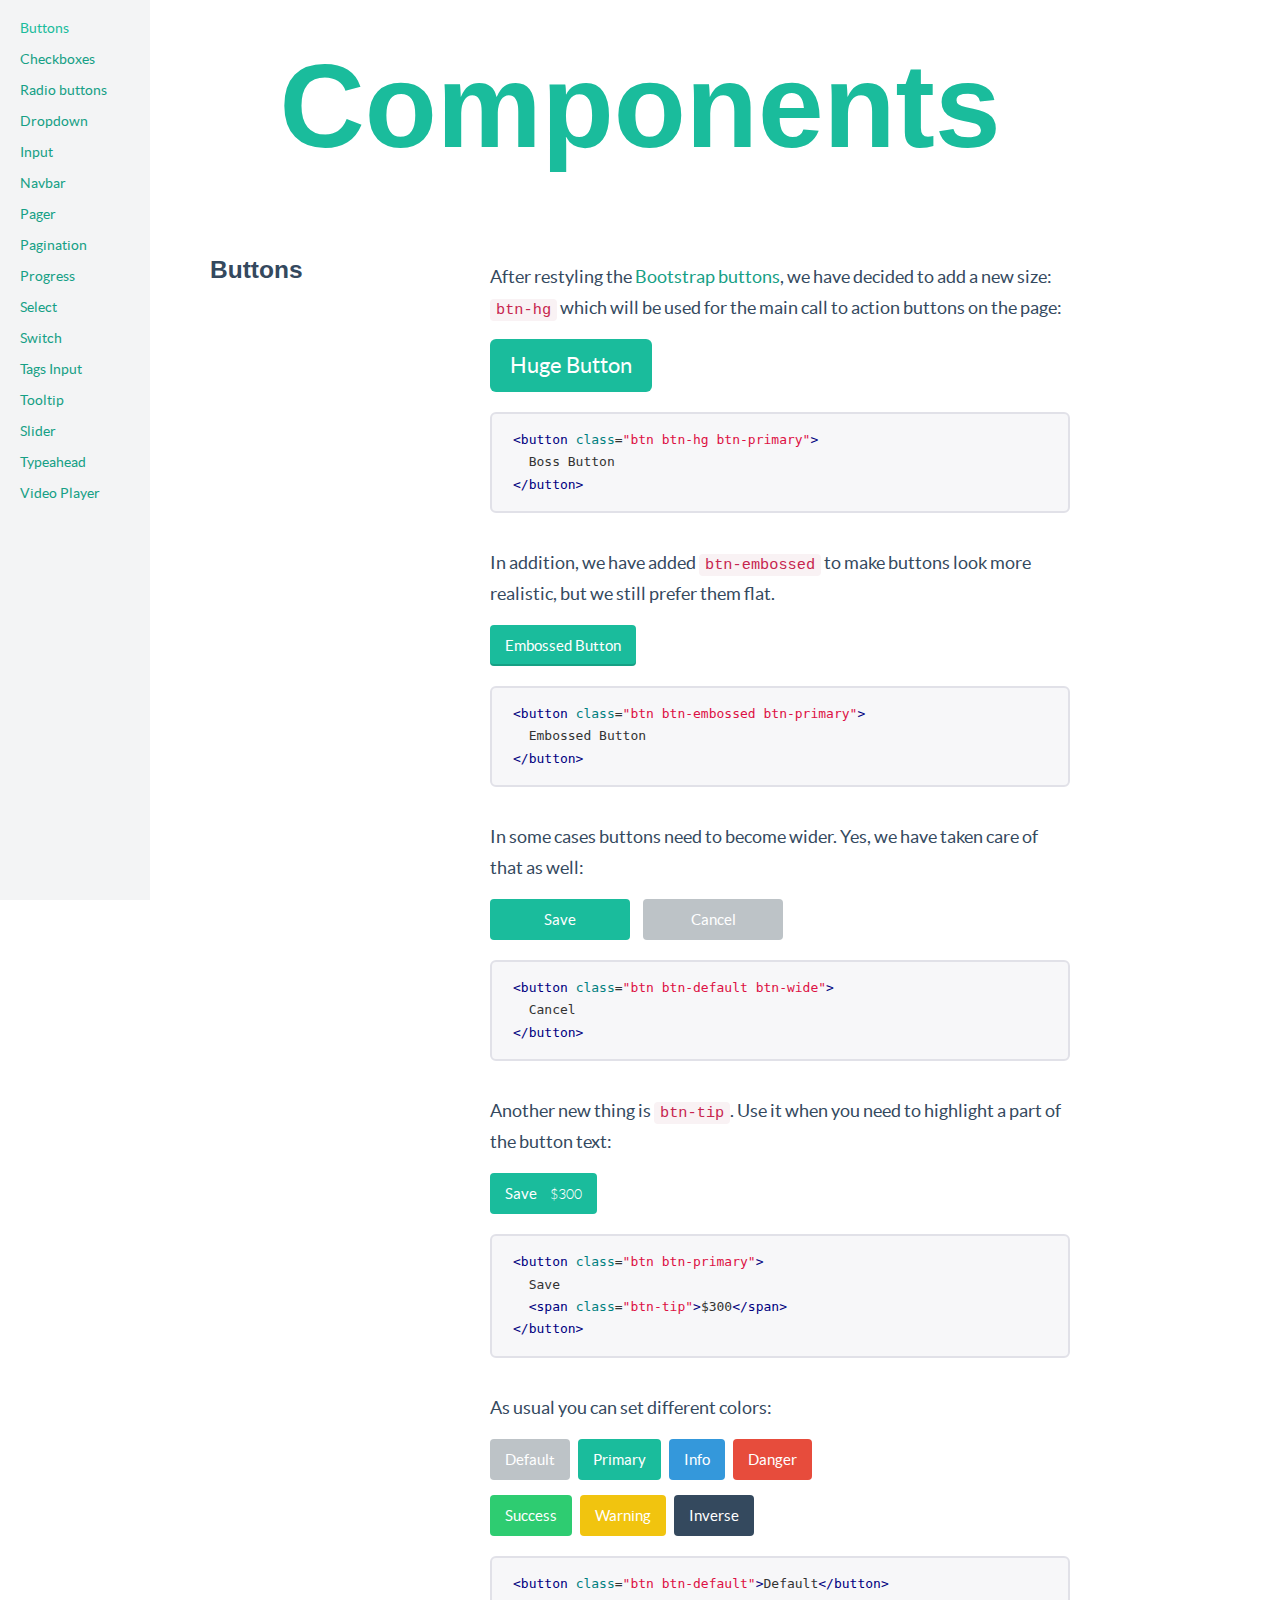
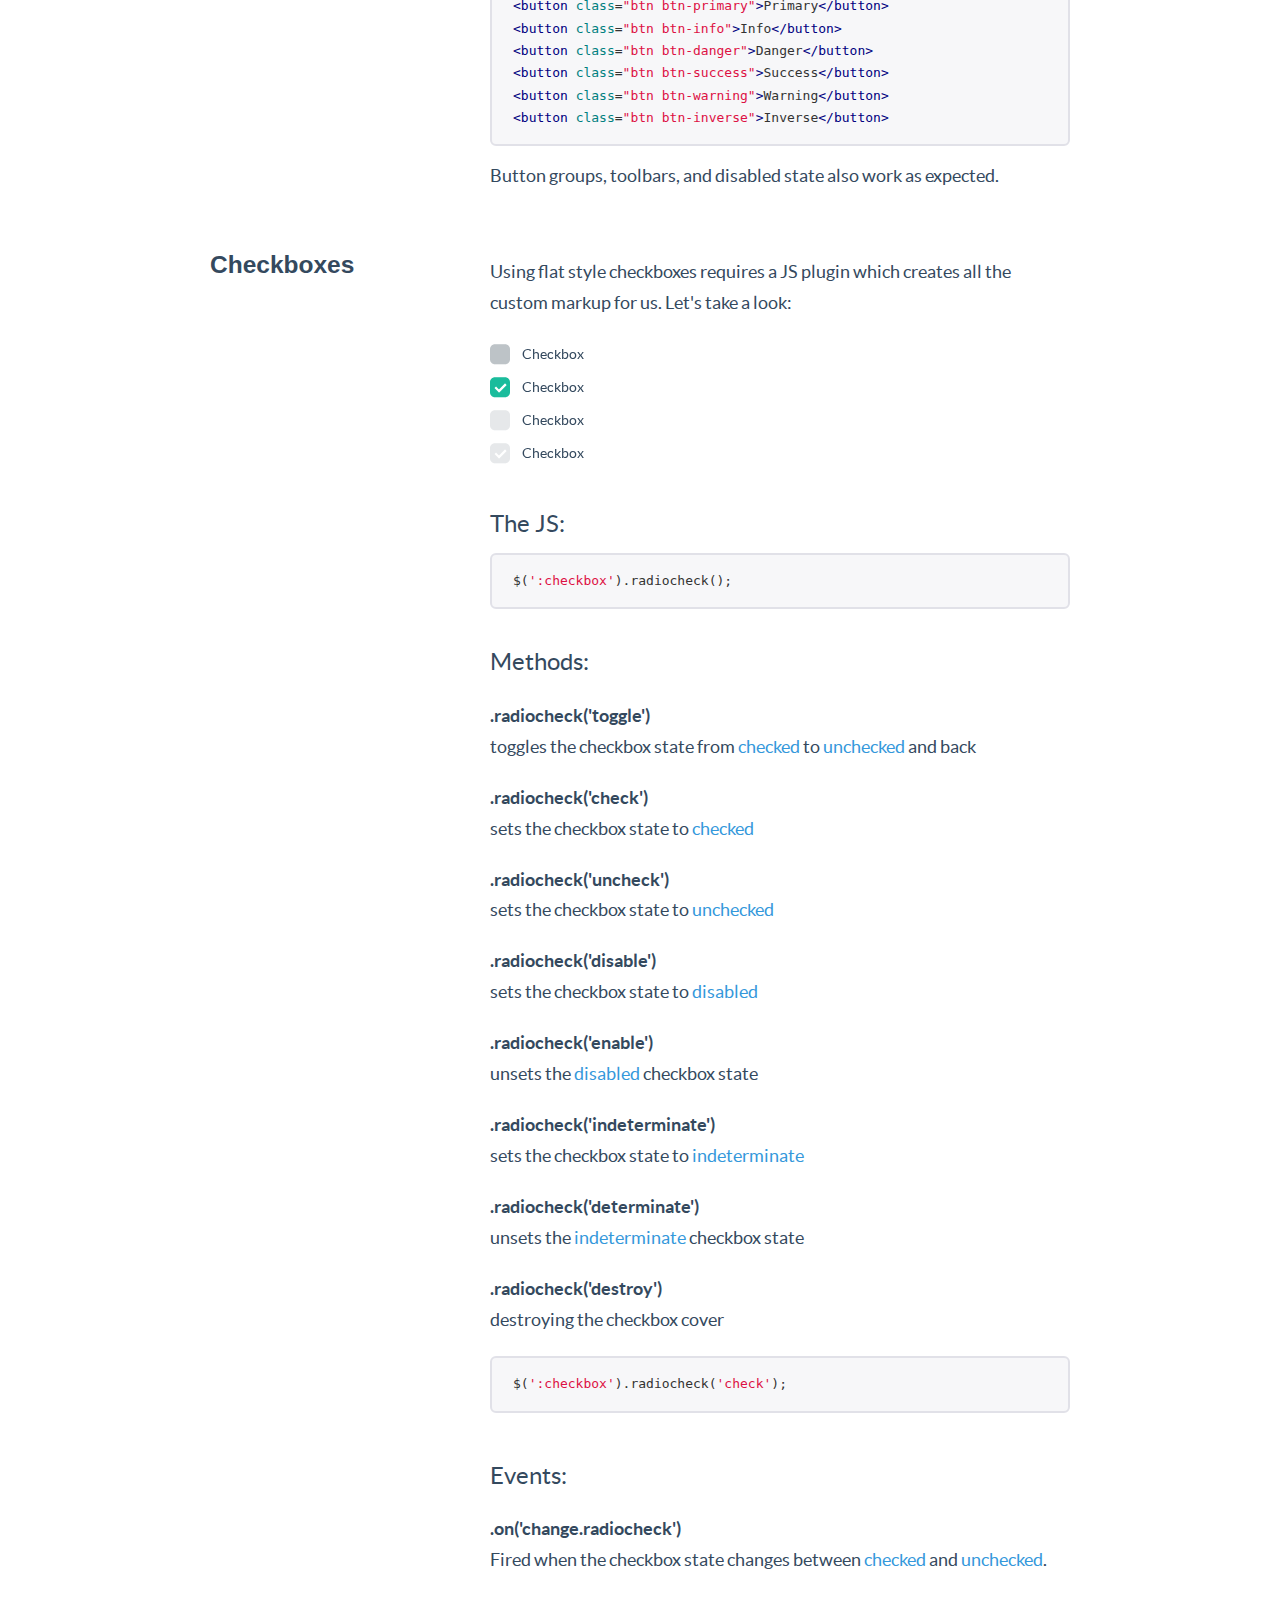
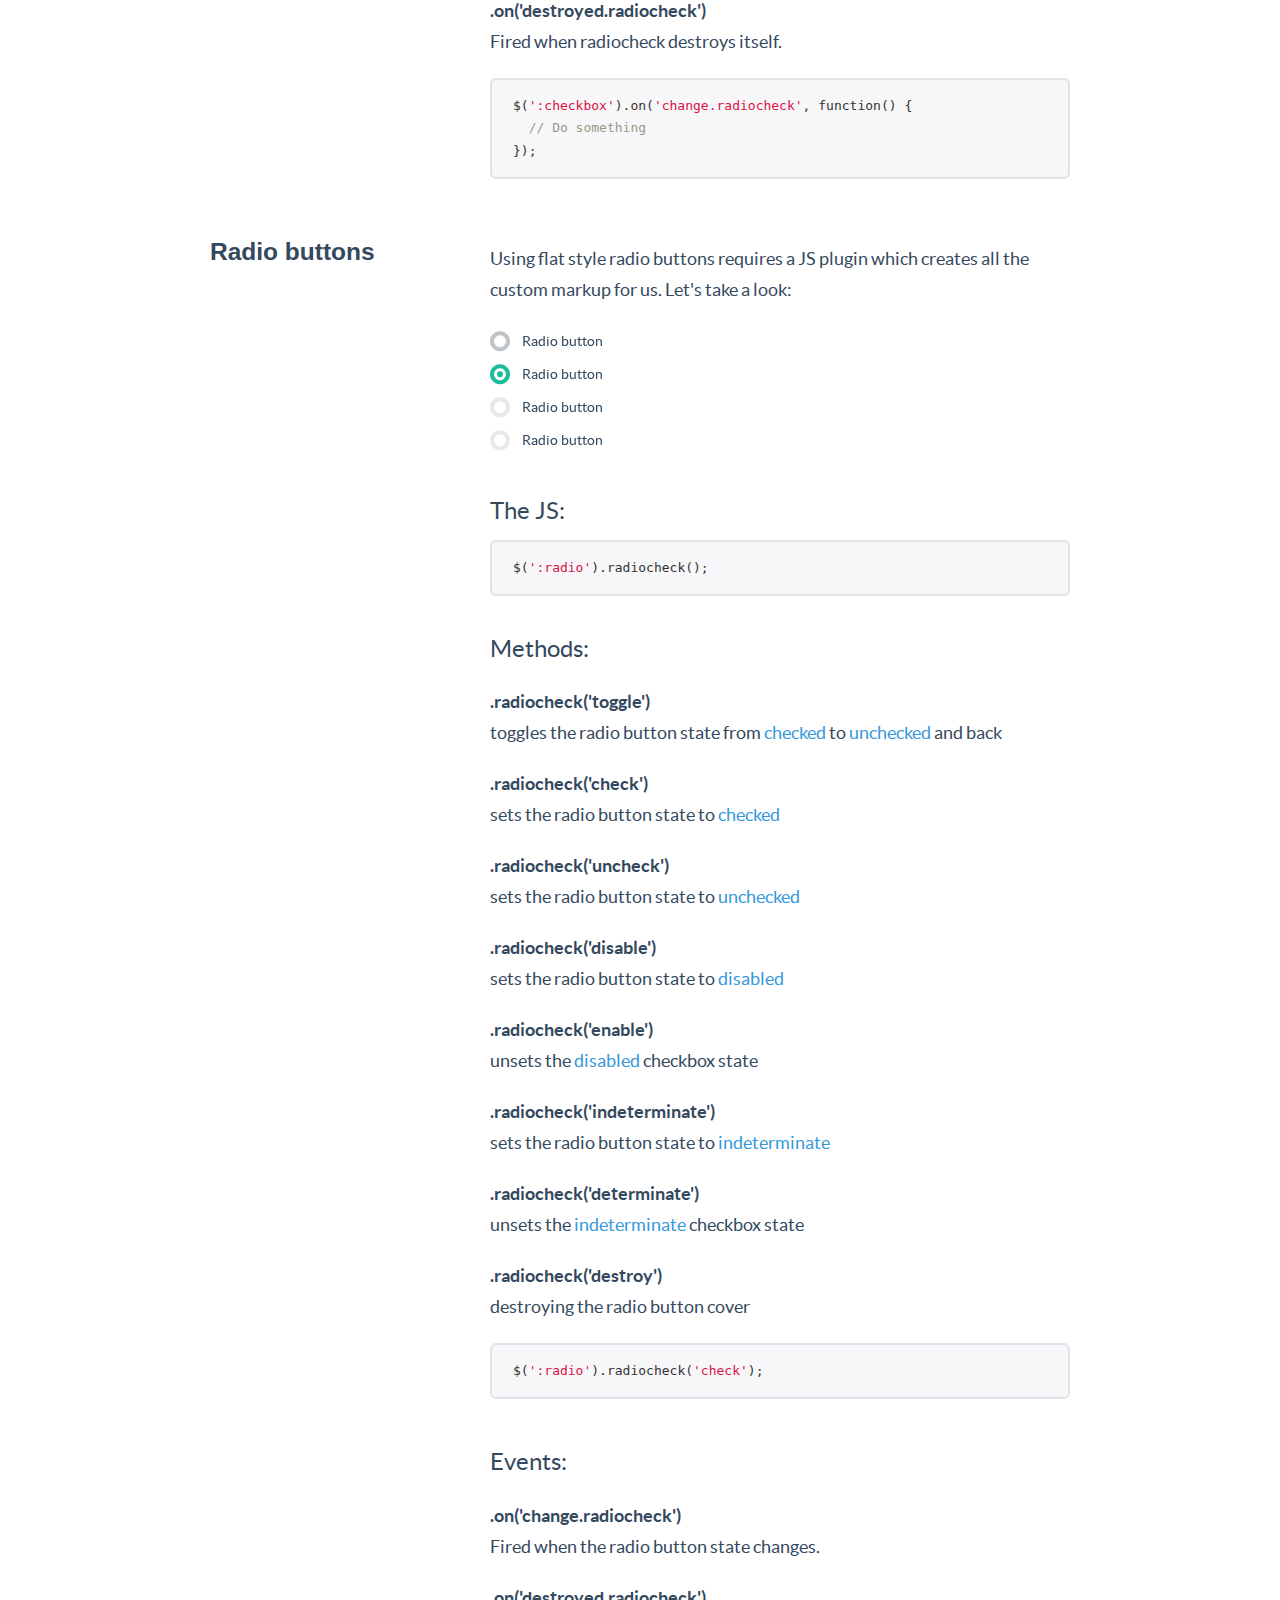
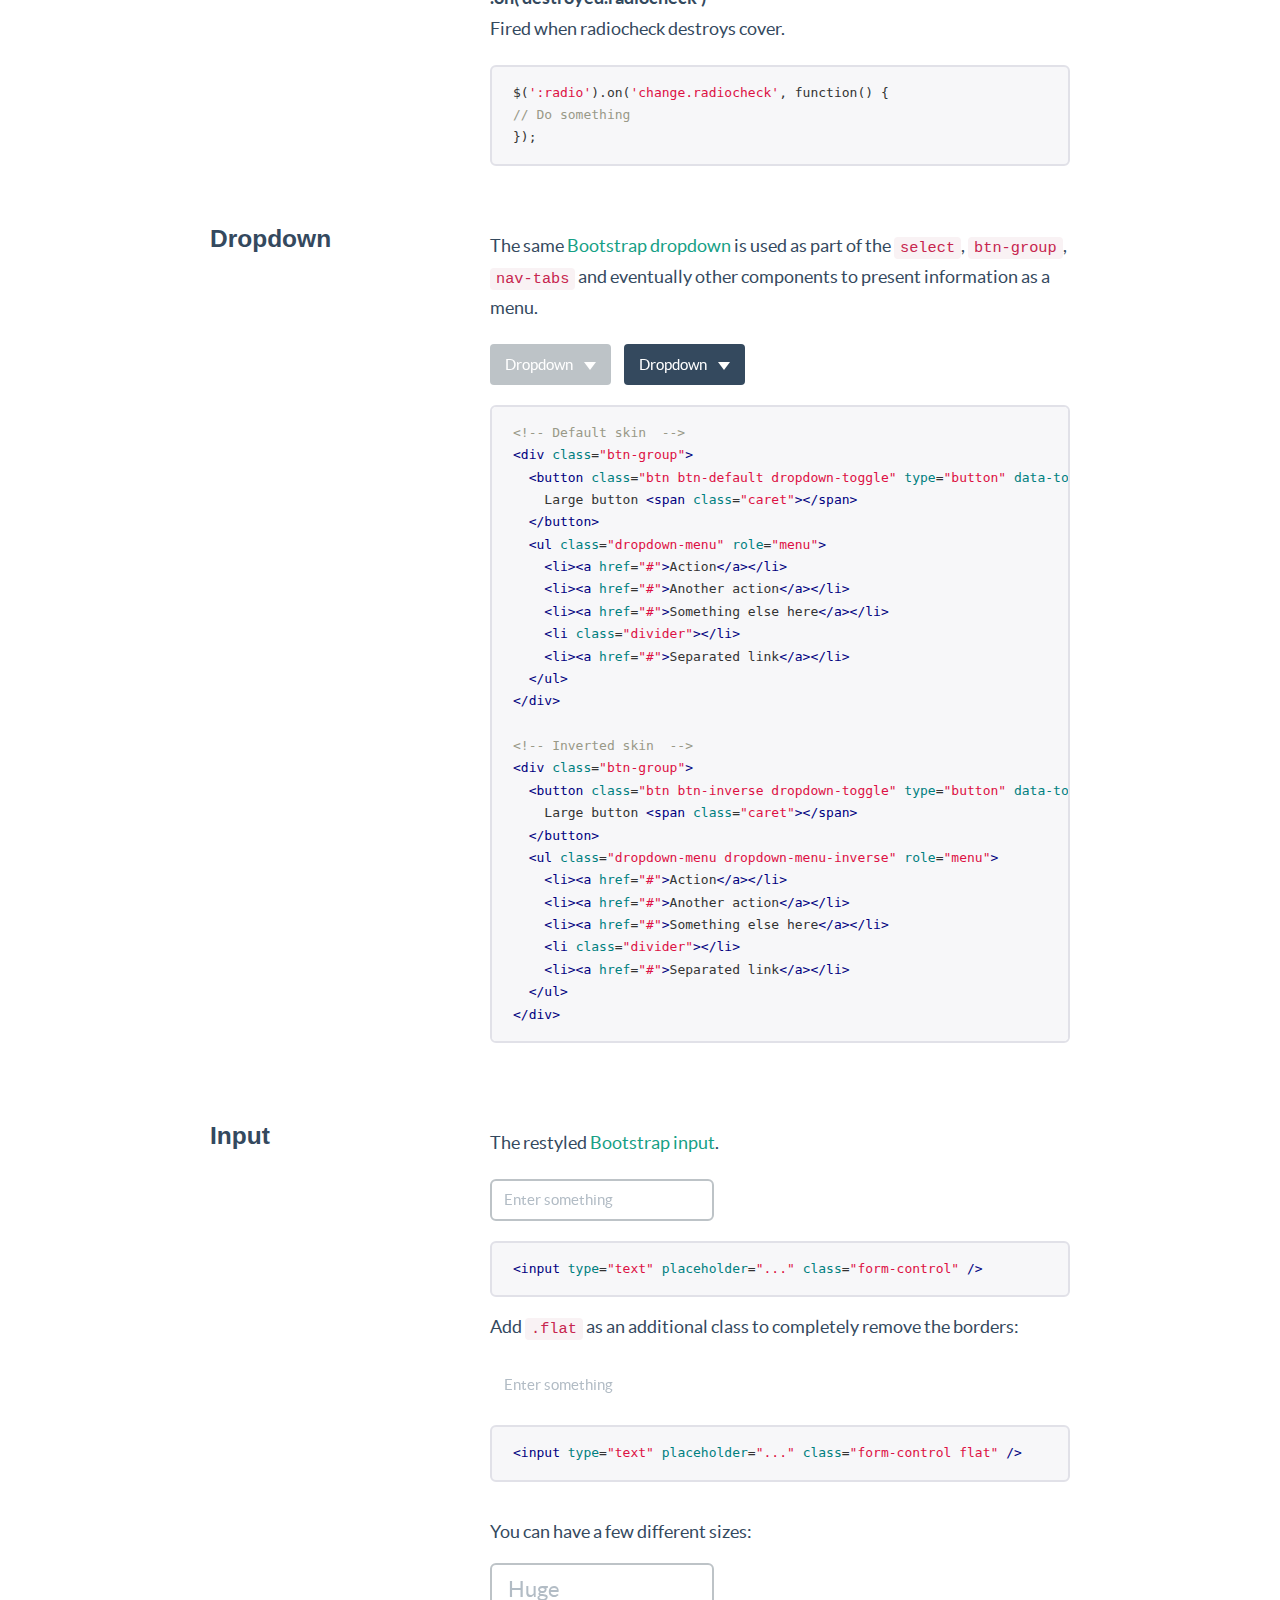
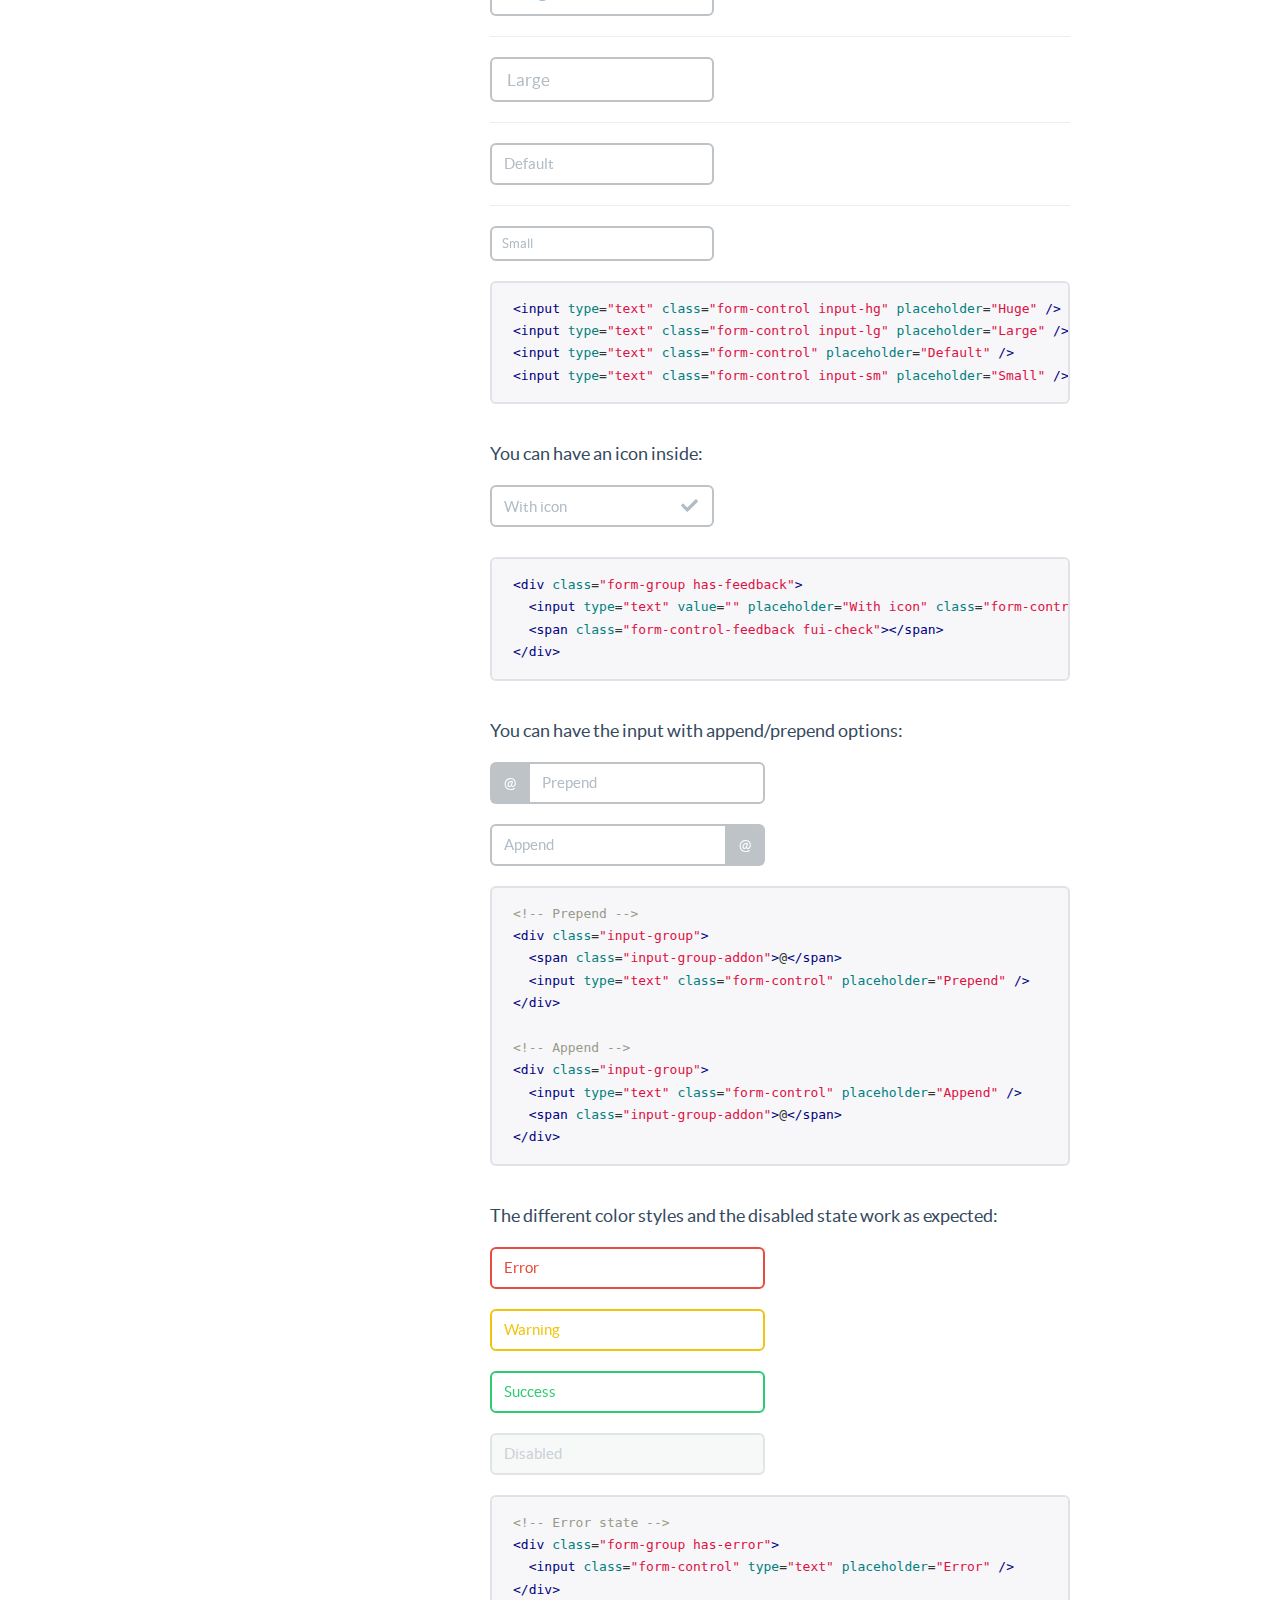
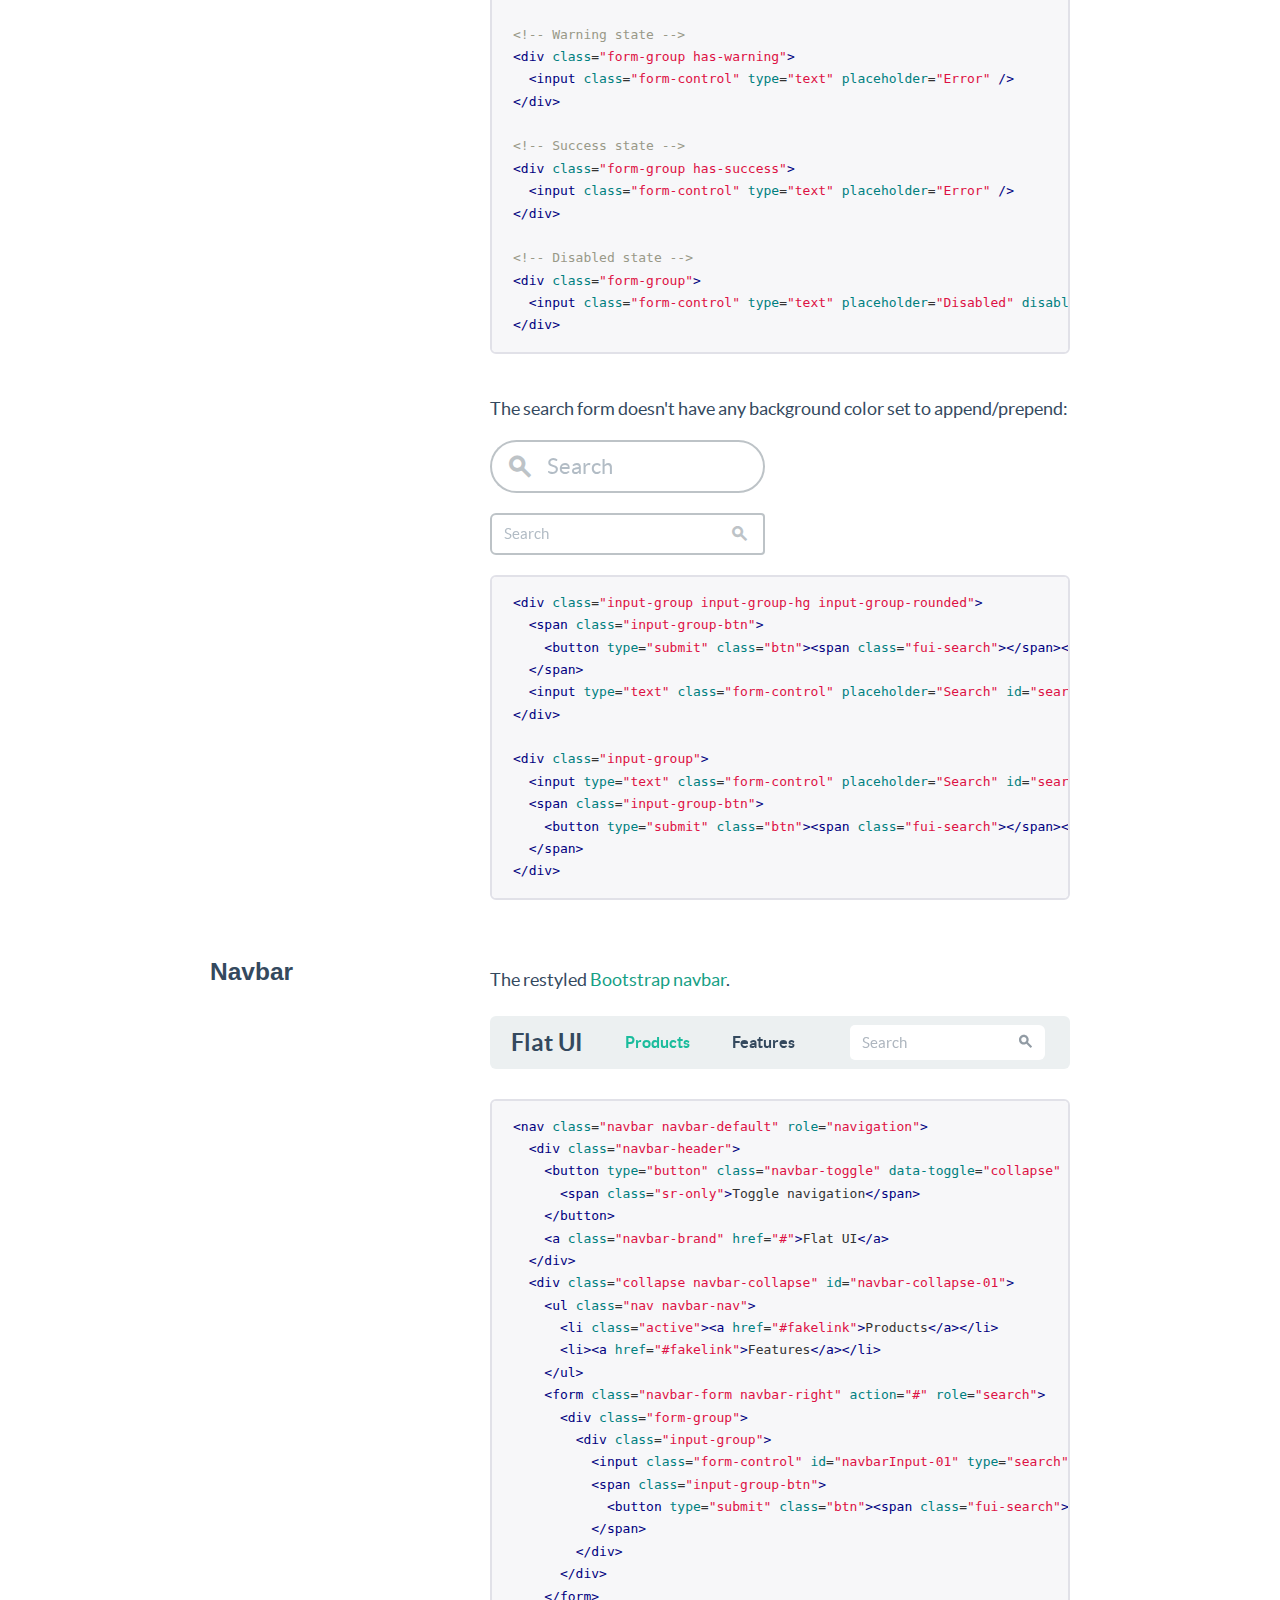
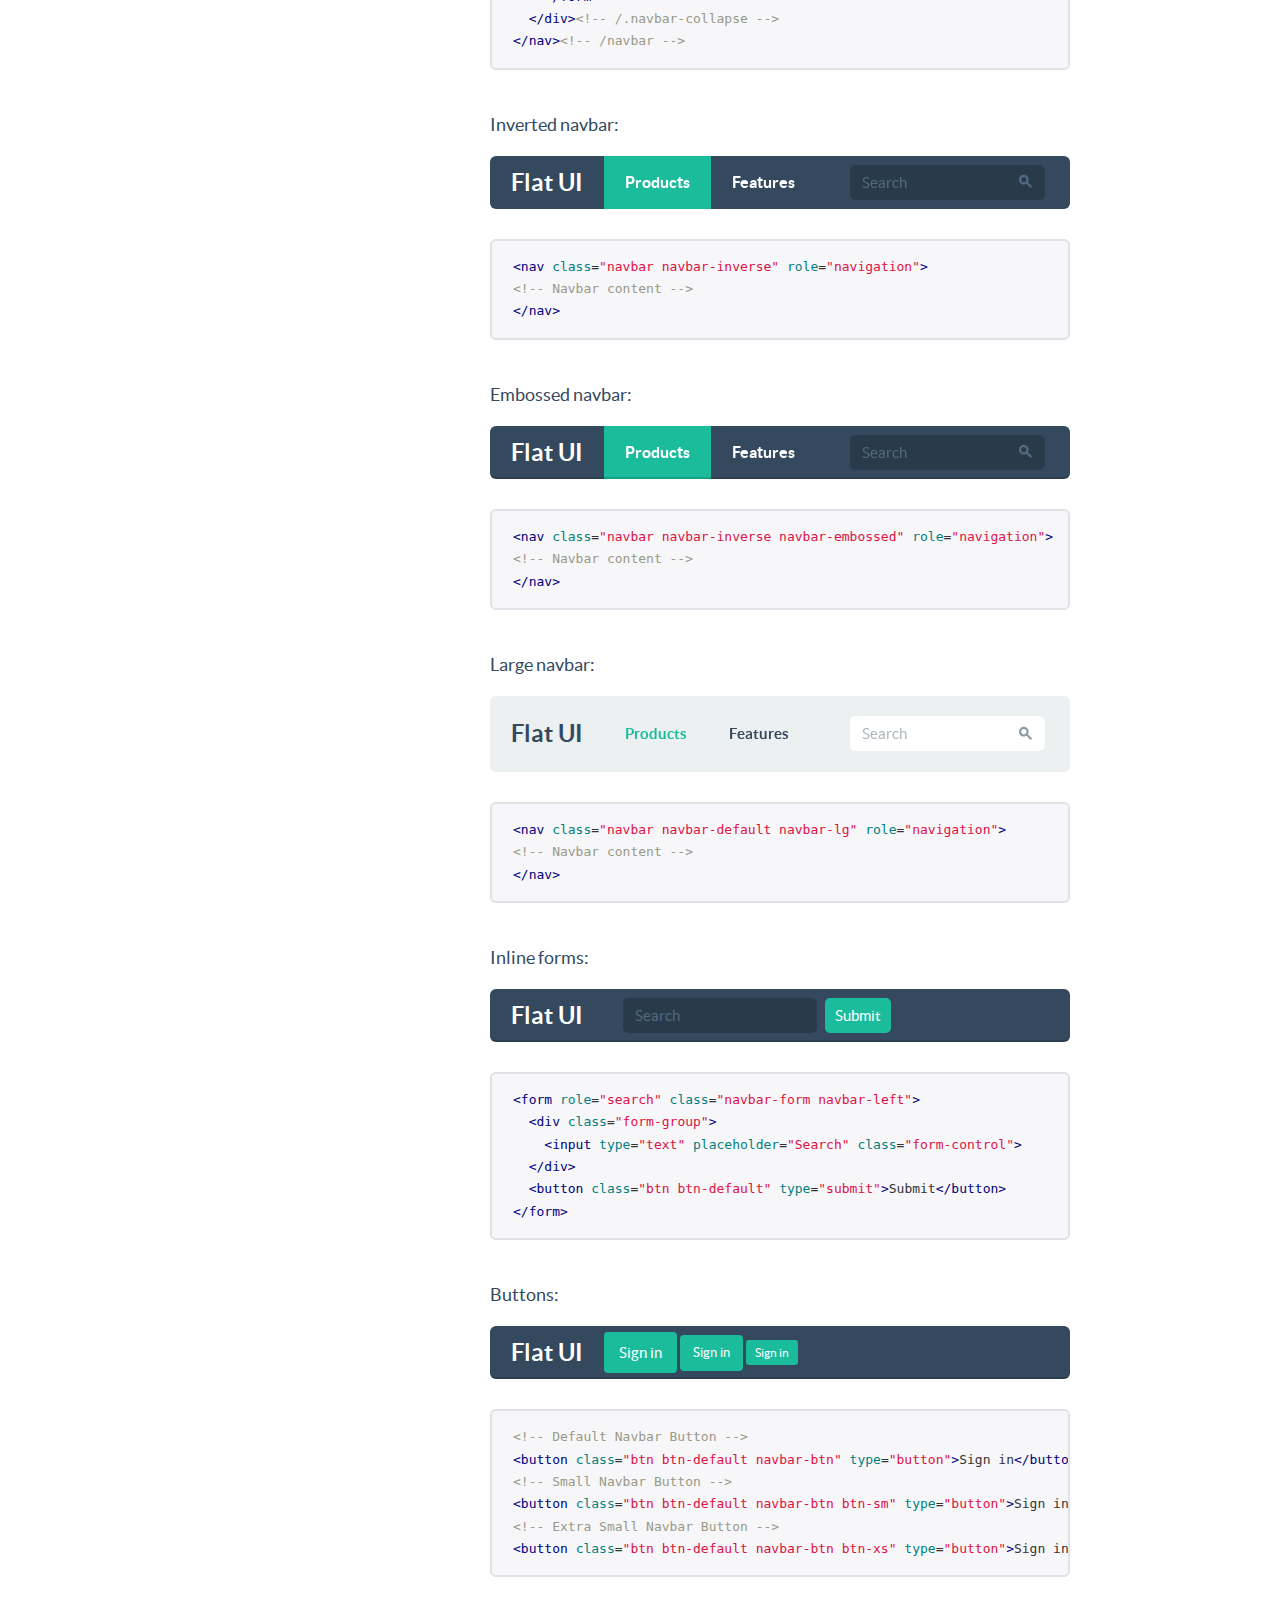
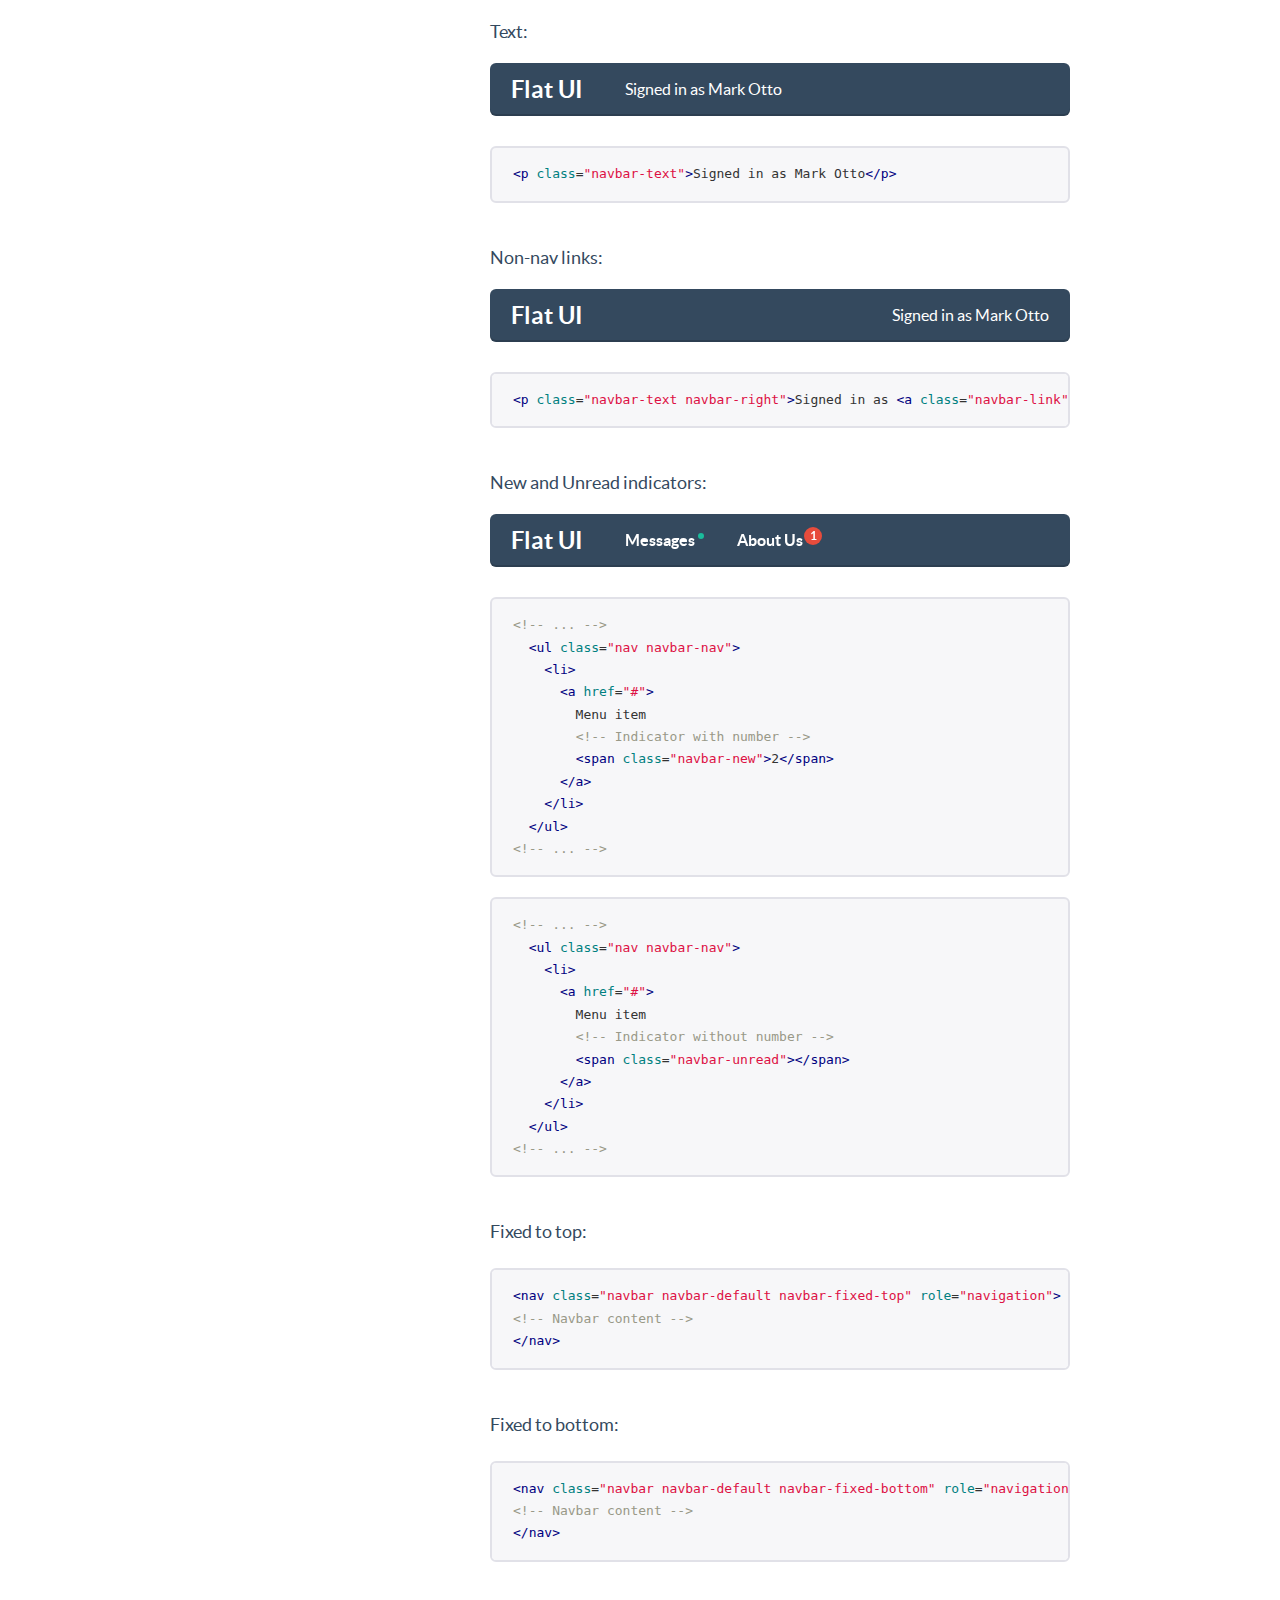
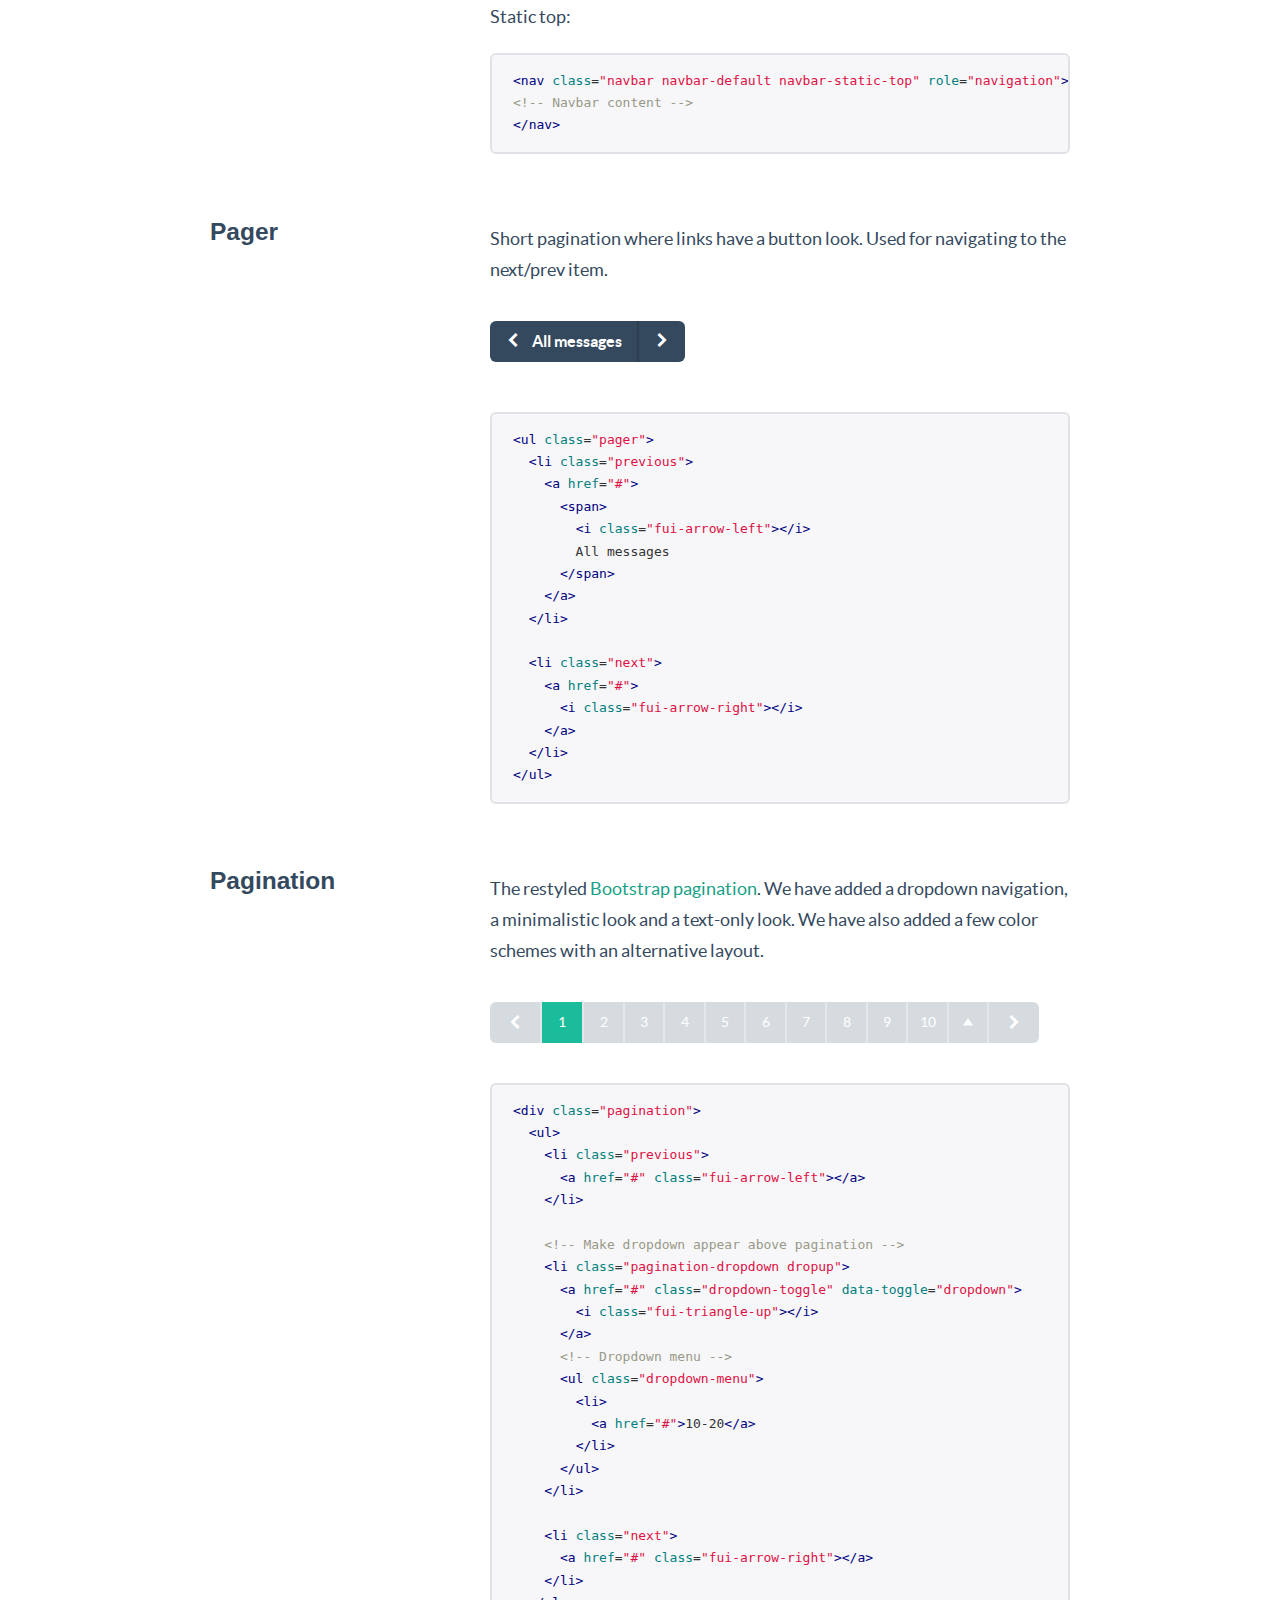
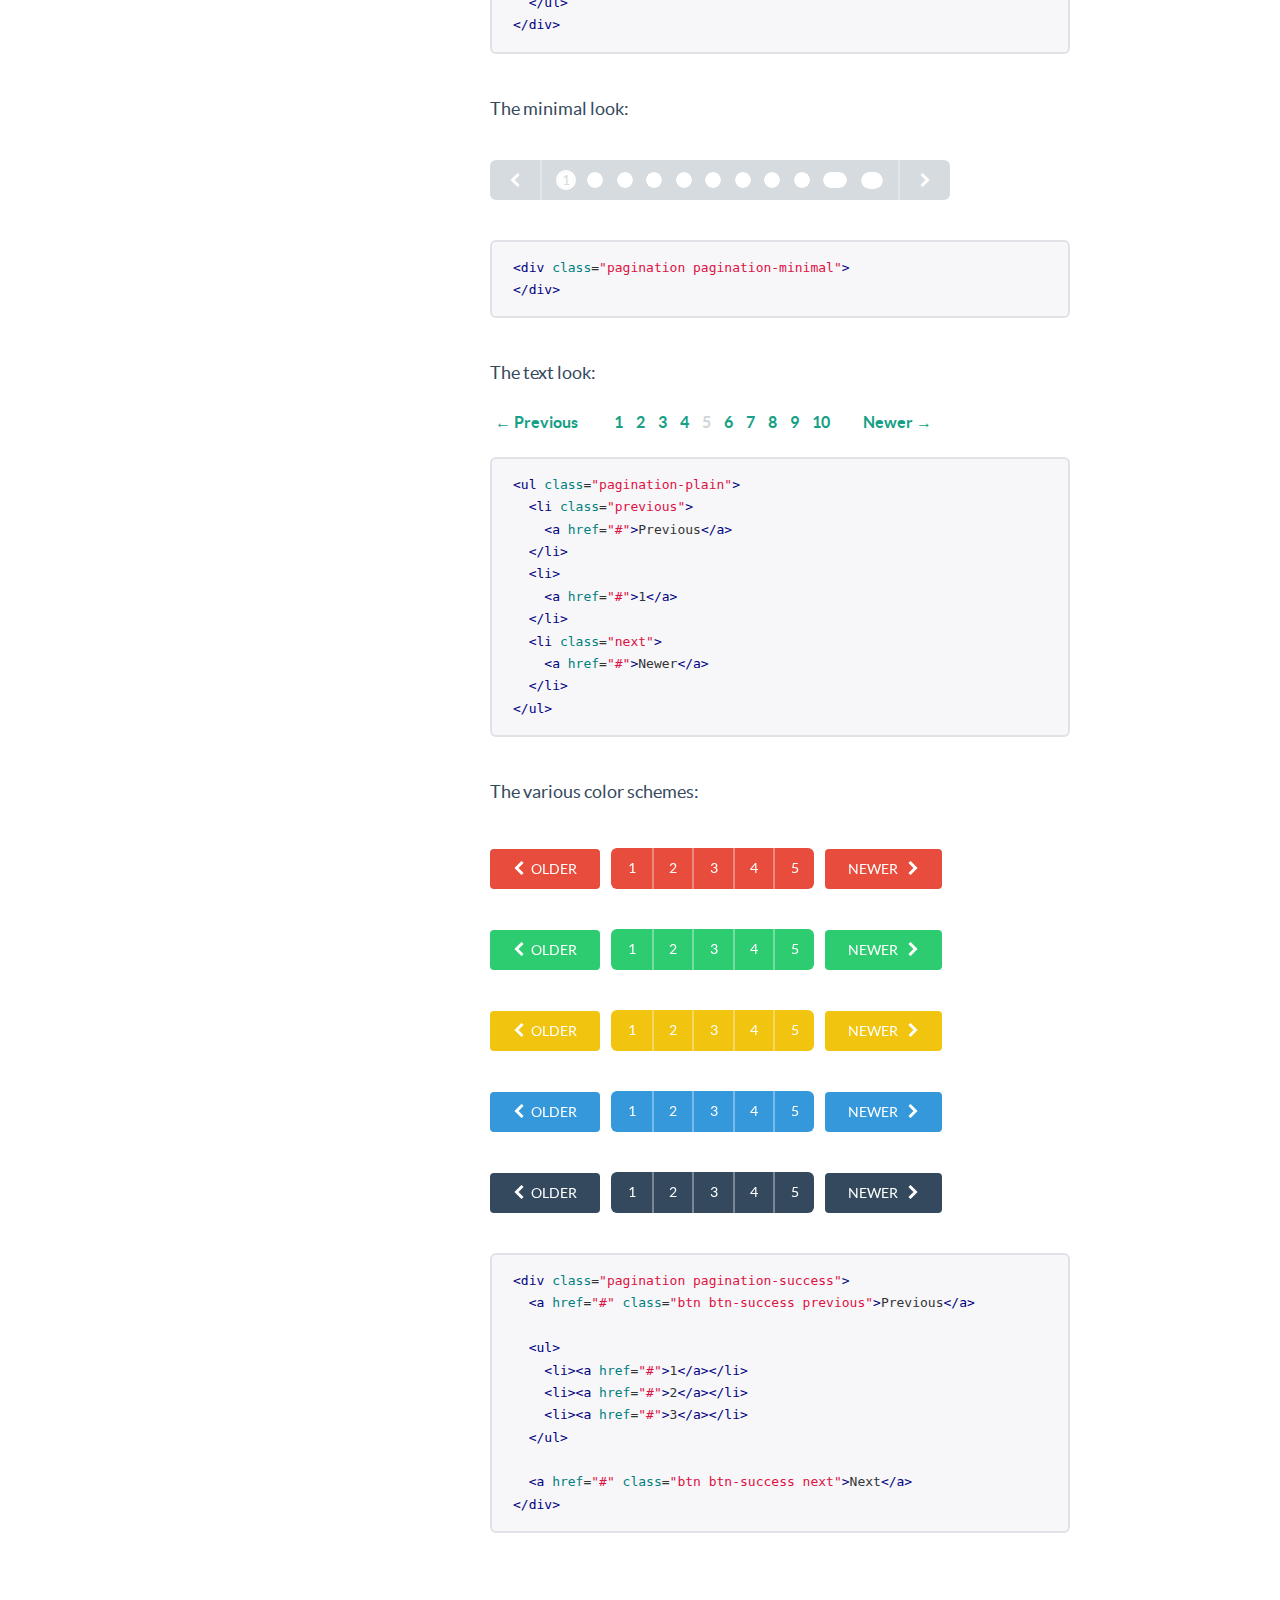
<file: public/Flat-UI/docs/components.html>
<!DOCTYPE html>
<html lang="en">
  <head>
    <meta charset="utf-8">
    <title>Components &middot; Flat UI Free</title>
    <meta name="viewport" content="width=device-width, initial-scale=1.0">

    <!-- Loading Bootstrap -->
    <link href="../dist/css/vendor/bootstrap.min.css" rel="stylesheet">

    <!-- Loading Flat UI -->
    <link href="../dist/css/flat-ui.min.css" rel="stylesheet">
    <link href="assets/css/docs.css" rel="stylesheet">

    <link rel="shortcut icon" href="../img/favicon.ico">

    <!-- HTML5 shim, for IE6-8 support of HTML5 elements. All other JS at the end of file. -->
    <!--[if lt IE 9]>
      <script src="../dist/js/vendor/html5shiv.js"></script>
      <script src="../dist/js/vendor/respond.min.js"></script>
    <![endif]-->
  </head>
  <body>
    <ul class="demo-sidebar hide-on-tablets">
      <li><a href="#fui-button">Buttons</a></li>
      <li><a href="#fui-checkbox">Checkboxes</a></li>
      <li><a href="#fui-radio">Radio buttons</a></li>
      <li><a href="#fui-dropdown">Dropdown</a></li>
      <li><a href="#fui-input">Input</a></li>
      <li><a href="#fui-navbar">Navbar</a></li>
      <li><a href="#fui-pager">Pager</a></li>
      <li><a href="#fui-pagination">Pagination</a></li>
      <li><a href="#fui-progress">Progress</a></li>
      <li><a href="#fui-select">Select</a></li>
      <li><a href="#fui-switch">Switch</a></li>
      <li><a href="#fui-tagsinput">Tags Input</a></li>
      <li><a href="#fui-tooltip">Tooltip</a></li>
      <li><a href="#fui-slider">Slider</a></li>
      <li><a href="#fui-typeahead">Typeahead</a></li>
      <li><a href="#fui-videoplayer">Video Player</a></li>
    </ul> <!-- /nav -->

		<h1 class="demo-headline">Components</h1>
    <div class="container">
    	<div id="fui-button"></div>

      <div class="demo-row">
        <div class="demo-title">
          <h3>Buttons</h3>
        </div>

        <div class="demo-content">
          <p>
            After restyling the <a href="http://getbootstrap.com/css/#buttons">Bootstrap buttons</a>, we have decided to add a new size: <code>btn-hg</code> which will be used for the main call to action buttons on the page:
          </p>
          <p class="mbl">
            <button class="btn btn-hg btn-primary">Huge Button</button>
          </p>
<pre class="prettyprint">
&lt;button class="btn btn-hg btn-primary"&gt;
  Boss Button
&lt;/button&gt;
</pre>

          <p class="ptl">
            In addition, we have added <code>btn-embossed</code> to make buttons look more realistic, but we still prefer them flat.
          </p>
          <p class="mbl">
            <button class="btn btn-embossed btn-primary">Embossed Button</button>
          </p>
<pre class="prettyprint">
&lt;button class="btn btn-embossed btn-primary"&gt;
  Embossed Button
&lt;/button&gt;
</pre>

          <p class="ptl">
            In some cases buttons need to become wider. Yes, we have taken care of that as well:
          </p>
          <p class="mbl">
            <button class="btn btn-wide btn-primary mrm">Save</button>
            <button class="btn btn-wide btn-default">Cancel</button>
          </p>
<pre class="prettyprint">
&lt;button class="btn btn-default btn-wide"&gt;
  Cancel
&lt;/button&gt;
</pre>

          <p class="ptl">
            Another new thing is <code>btn-tip</code>. Use it when you need to highlight a part of the button text:
          </p>
          <p class="mbl">
            <button class="btn btn-primary">
              Save
              <span class="btn-tip">$300</span>
            </button>
          </p>
<pre class="prettyprint">
&lt;button class="btn btn-primary"&gt;
  Save
  &lt;span class="btn-tip"&gt;$300&lt;/span&gt;
&lt;/button&gt;
</pre>

          <p class="ptl">
            As usual you can set different colors:
          </p>
          <p>
	          <button class="btn btn-default mrs">Default</button>
            <button class="btn btn-primary mrs">Primary</button>
            <button class="btn btn-info mrs">Info</button>
            <button class="btn btn-danger mrs">Danger</button>
          </p>
          <p class="mbl">
            <button class="btn btn-success mrs">Success</button>
            <button class="btn btn-warning mrs">Warning</button>
            <button class="btn btn-inverse mrs">Inverse</button>
          </p>
<pre class="prettyprint">
&lt;button class="btn btn-default"&gt;Default&lt;/button&gt;
&lt;button class="btn btn-primary"&gt;Primary&lt;/button&gt;
&lt;button class="btn btn-info"&gt;Info&lt;/button&gt;
&lt;button class="btn btn-danger"&gt;Danger&lt;/button&gt;
&lt;button class="btn btn-success"&gt;Success&lt;/button&gt;
&lt;button class="btn btn-warning"&gt;Warning&lt;/button&gt;
&lt;button class="btn btn-inverse"&gt;Inverse&lt;/button&gt;
</pre>

          <p>
            Button groups, toolbars, and disabled state also work as expected.
          </p>

          <div id="fui-checkbox"></div>
        </div>
      </div><!-- /.demo-row -->


      <div class="demo-row">
        <div class="demo-title">
          <h3>Checkboxes</h3>
        </div>

        <div class="demo-content">
          <p>
            Using flat style checkboxes requires a JS plugin which creates all the custom markup for us. Let's take a look:
          </p>
          <form action="#">
            <div class="row">
              <div class="col-md-6">
                <label class="checkbox" for="checkbox1">
                  <input type="checkbox" value="" id="checkbox1" data-toggle="checkbox">
                  Checkbox
                </label>
                <label class="checkbox" for="checkbox2">
                  <input type="checkbox" value="" id="checkbox2" checked="checked" data-toggle="checkbox">
                  Checkbox
                </label>
                <label class="checkbox" for="checkbox3">
                  <input type="checkbox" value="" id="checkbox3" data-toggle="checkbox" disabled="">
                  Checkbox
                </label>
                <label class="checkbox" for="checkbox4">
                  <input type="checkbox" value="" id="checkbox4" checked="checked" data-toggle="checkbox" disabled="">
                  Checkbox
                </label>
              </div>
            </div>
          </form>

          <h6 class="ptl">The JS:</h6>
<pre class="prettyprint">
$(':checkbox').radiocheck();
</pre>

          <div class="pvm">
            <h6>Methods:</h6>
          </div>
          <p class="mbl">
            <strong>.radiocheck('toggle')</strong>
            <br/>
            toggles the checkbox state from <span class="text-info">checked</span>
            to <span class="text-info">unchecked</span> and back
          </p>
          <p class="mbl">
            <strong>.radiocheck('check')</strong>
            <br/>
            sets the checkbox state to <span class="text-info">checked</span>
          </p>
          <p class="mbl">
            <strong>.radiocheck('uncheck')</strong>
            <br/>
            sets the checkbox state to <span class="text-info">unchecked</span>
          </p>
          <p class="mbl">
            <strong>.radiocheck('disable')</strong>
            <br/>
            sets the checkbox state to <span class="text-info">disabled</span>
          </p>
          <p class="mbl">
            <strong>.radiocheck('enable')</strong>
            <br/>
            unsets the <span class="text-info">disabled</span> checkbox state
          </p>
          <p class="mbl">
            <strong>.radiocheck('indeterminate')</strong>
            <br/>
            sets the checkbox state to <span class="text-info">indeterminate</span>
          </p>
          <p class="mbl">
            <strong>.radiocheck('determinate')</strong>
            <br/>
            unsets the <span class="text-info">indeterminate</span> checkbox state
          </p>
          <p class="mbl">
            <strong>.radiocheck('destroy')</strong>
            <br/>
            destroying the checkbox cover
          </p>
<pre class="prettyprint">
$(':checkbox').radiocheck('check');
</pre>

          <div class="pbm ptl">
            <h6>Events:</h6>
          </div>
          <p class="mbl">
            <strong>.on('change.radiocheck')</strong>
            <br/>
            Fired when the checkbox state changes between
            <span class="text-info">checked</span> and
            <span class="text-info">unchecked</span>.
          </p>
          <p class="mbl">
            <strong>.on('destroyed.radiocheck')</strong>
            <br/>
            Fired when radiocheck destroys itself.
          </p>
<pre class="prettyprint">
$(':checkbox').on('change.radiocheck', function() {
  // Do something
});
</pre>
          <div id="fui-radio"></div>
        </div> <!-- /.demo-content -->
      </div> <!-- /.demo-row -->


      <div class="demo-row">
        <div class="demo-title">
          <h3>Radio buttons</h3>
        </div>

        <div class="demo-content">
          <p>
            Using flat style radio buttons requires a JS plugin which creates all the custom markup for us. Let's take a look:
          </p>
          <form action="#">
            <div class="row">
              <div class="col-md-6">
                <label class="radio" for="radio1">
                  <input type="radio" name="optionsRadios1" value="" id="radio1" data-toggle="radio">
                  Radio button
                </label>
                <label class="radio" for="radio2">
                  <input type="radio" name="optionsRadios1" value="" id="radio2" data-toggle="radio" checked="checked" >
                  Radio button
                </label>
                <label class="radio" for="radio3">
                  <input type="radio" name="optionsRadios1" value="" id="radio3" data-toggle="radio" disabled="">
                  Radio button
                </label>
                <label class="radio" for="radio4">
                  <input type="radio" name="optionsRadios1" value="" id="radio4" data-toggle="radio" disabled="">
                  Radio button
                </label>
              </div>
            </div>
          </form>

          <h6 class="ptl">The JS:</h6>
<pre class="prettyprint">
$(':radio').radiocheck();
</pre>

          <div class="pvm">
            <h6>Methods:</h6>
          </div>
          <p class="mbl">
            <strong>.radiocheck('toggle')</strong>
            <br/>
            toggles the radio button state from <span class="text-info">checked</span>
            to <span class="text-info">unchecked</span> and back
          </p>
          <p class="mbl">
            <strong>.radiocheck('check')</strong>
            <br/>
            sets the radio button state to <span class="text-info">checked</span>
          </p>
          <p class="mbl">
            <strong>.radiocheck('uncheck')</strong>
            <br/>
            sets the radio button state to <span class="text-info">unchecked</span>
          </p>
          <p class="mbl">
            <strong>.radiocheck('disable')</strong>
            <br/>
            sets the radio button state to <span class="text-info">disabled</span>
          </p>
          <p class="mbl">
            <strong>.radiocheck('enable')</strong>
            <br/>
            unsets the <span class="text-info">disabled</span> checkbox state
          </p>
          <p class="mbl">
            <strong>.radiocheck('indeterminate')</strong>
            <br/>
            sets the radio button state to <span class="text-info">indeterminate</span>
          </p>
          <p class="mbl">
            <strong>.radiocheck('determinate')</strong>
            <br/>
            unsets the <span class="text-info">indeterminate</span> checkbox state
          </p>
          <p class="mbl">
            <strong>.radiocheck('destroy')</strong>
            <br/>
            destroying the radio button cover
          </p>
<pre class="prettyprint">
$(':radio').radiocheck('check');
</pre>

          <div class="pbm ptl">
            <h6>Events:</h6>
          </div>
          <p class="mbl">
            <strong>.on('change.radiocheck')</strong>
            <br/>
            Fired when the radio button state changes.
          </p>
          <p class="mbl">
            <strong>.on('destroyed.radiocheck')</strong>
            <br/>
            Fired when radiocheck destroys cover.
          </p>
<pre class="prettyprint">
$(':radio').on('change.radiocheck', function() {
// Do something
});
</pre>

          <div id="fui-dropdown"></div>
        </div> <!-- /.demo-content -->
      </div> <!-- /.demo-row -->
    </div><!-- /.container -->



    <div class="container">
      <div class="demo-row">
        <div class="demo-title">
          <h3>Dropdown</h3>
        </div>

        <div class="demo-content">
          <p class="mbl">
            The same <a href="http://getbootstrap.com/components/#dropdowns">Bootstrap dropdown</a> is used as part of the <code>select</code>, <code>btn-group</code>, <code>nav-tabs</code> and eventually other components to present information as a menu.
          </p>

          <div class="btn-group mrm">
            <button class="btn btn-default dropdown-toggle" type="button" data-toggle="dropdown">
              Dropdown <span class="caret"></span>
            </button>
            <ul class="dropdown-menu" role="menu">
              <li><a href="#">Action</a></li>
              <li><a href="#">Another action</a></li>
              <li><a href="#">Something else here</a></li>
              <li class="divider"></li>
              <li><a href="#">Separated link</a></li>
            </ul>
          </div>

          <div class="btn-group">
            <button class="btn btn-inverse dropdown-toggle" type="button" data-toggle="dropdown">
              Dropdown <span class="caret"></span>
            </button>
            <ul class="dropdown-menu dropdown-menu-inverse" role="menu">
              <li><a href="#">Action</a></li>
              <li><a href="#">Another action</a></li>
              <li><a href="#">Something else here</a></li>
              <li class="divider"></li>
              <li><a href="#">Separated link</a></li>
            </ul>
          </div>

          <div class="pvl">
<pre class="prettyprint">
&lt;!-- Default skin  --&gt;
&lt;div class="btn-group"&gt;
  &lt;button class="btn btn-default dropdown-toggle" type="button" data-toggle="dropdown"&gt;
    Large button &lt;span class="caret"&gt;&lt;/span&gt;
  &lt;/button&gt;
  &lt;ul class="dropdown-menu" role="menu"&gt;
    &lt;li&gt;&lt;a href="#"&gt;Action&lt;/a&gt;&lt;/li&gt;
    &lt;li&gt;&lt;a href="#"&gt;Another action&lt;/a&gt;&lt;/li&gt;
    &lt;li&gt;&lt;a href="#"&gt;Something else here&lt;/a&gt;&lt;/li&gt;
    &lt;li class="divider"&gt;&lt;/li&gt;
    &lt;li&gt;&lt;a href="#"&gt;Separated link&lt;/a&gt;&lt;/li&gt;
  &lt;/ul&gt;
&lt;/div&gt;

&lt;!-- Inverted skin  --&gt;
&lt;div class="btn-group"&gt;
  &lt;button class="btn btn-inverse dropdown-toggle" type="button" data-toggle="dropdown"&gt;
    Large button &lt;span class="caret"&gt;&lt;/span&gt;
  &lt;/button&gt;
  &lt;ul class="dropdown-menu dropdown-menu-inverse" role="menu"&gt;
    &lt;li&gt;&lt;a href="#"&gt;Action&lt;/a&gt;&lt;/li&gt;
    &lt;li&gt;&lt;a href="#"&gt;Another action&lt;/a&gt;&lt;/li&gt;
    &lt;li&gt;&lt;a href="#"&gt;Something else here&lt;/a&gt;&lt;/li&gt;
    &lt;li class="divider"&gt;&lt;/li&gt;
    &lt;li&gt;&lt;a href="#"&gt;Separated link&lt;/a&gt;&lt;/li&gt;
  &lt;/ul&gt;
&lt;/div&gt;
</pre>
          </div>

          <div id="fui-input"></div>
        </div> <!-- /.demo-content -->
      </div> <!-- /.demo-row -->

      <div class="demo-row">
        <div class="demo-title">
          <h3>Input</h3>
        </div>

        <div class="demo-content">
          <p class="mbl">
            The restyled <a href="http://getbootstrap.com/css/#forms">Bootstrap input</a>.
          </p>

          <div class="row">
            <div class="col-lg-5">
              <input type="text" value="" placeholder="Enter something" class="form-control" />
            </div>
          </div>

<pre class="prettyprint mtl">
&lt;input type="text" placeholder="..." class="form-control" /&gt;
</pre>

          <p class="mbl">Add <code>.flat</code> as an additional class to completely remove the borders:</p>

          <div class="row">
            <div class="col-lg-5">
              <input type="text" value="" placeholder="Enter something" class="form-control flat" />
            </div>
          </div>

<pre class="prettyprint mtl">
&lt;input type="text" placeholder="..." class="form-control flat" /&gt;
</pre>

          <p class="ptl">You can have a few different sizes:</p>
          <div class="row">
            <div class="col-lg-5">
              <input type="text" value="" placeholder="Huge" class="form-control input-hg" />
            </div>
          </div>
          <hr />
          <div class="row">
            <div class="col-lg-5">
              <input type="text" value="" placeholder="Large" class="form-control input-lg" />
            </div>
          </div>
          <hr />
          <div class="row">
            <div class="col-lg-5">
              <input type="text" value="" placeholder="Default" class="form-control" />
            </div>
          </div>
          <hr />
          <div class="row">
            <div class="col-lg-5">
              <input type="text" value="" placeholder="Small" class="form-control input-sm" />
            </div>
          </div>
<pre class="prettyprint mtl">
&lt;input type="text" class="form-control input-hg" placeholder="Huge" /&gt;
&lt;input type="text" class="form-control input-lg" placeholder="Large" /&gt;
&lt;input type="text" class="form-control" placeholder="Default" /&gt;
&lt;input type="text" class="form-control input-sm" placeholder="Small" /&gt;
</pre>

          <p class="ptl">You can have an icon inside:</p>
          <div class="row">
            <div class="col-lg-5">
              <div class="form-group has-feedback">
                <input type="text" value="" placeholder="With icon" class="form-control" />
                <span class="form-control-feedback fui-check"></span>
              </div>
            </div>
          </div>
<pre class="prettyprint mtm">
&lt;div class="form-group has-feedback"&gt;
  &lt;input type="text" value="" placeholder="With icon" class="form-control" /&gt;
  &lt;span class="form-control-feedback fui-check"&gt;&lt;/span&gt;
&lt;/div&gt;
</pre>

          <p class="ptl">You can have the input with append/prepend options:</p>
          <div class="row mbl">
            <div class="col-lg-6">
              <div class="input-group">
                <span class="input-group-addon">@</span>
                <input class="form-control" type="text" placeholder="Prepend" />
              </div>
            </div>
          </div>

          <div class="row mbl">
            <div class="col-lg-6">
              <div class="input-group">
                <input class="form-control" type="text" placeholder="Append" />
                <span class="input-group-addon">@</span>
              </div>
            </div>
          </div>
<pre class="prettyprint mtm">
&lt;!-- Prepend --&gt;
&lt;div class="input-group"&gt;
  &lt;span class="input-group-addon"&gt;@&lt;/span&gt;
  &lt;input type="text" class="form-control" placeholder="Prepend" /&gt;
&lt;/div&gt;

&lt;!-- Append --&gt;
&lt;div class="input-group"&gt;
  &lt;input type="text" class="form-control" placeholder="Append" /&gt;
  &lt;span class="input-group-addon"&gt;@&lt;/span&gt;
&lt;/div&gt;
</pre>

          <div class="ptl">
            <p>
              The different color styles and the disabled state work as expected:
            </p>
            <div class="row">
              <div class="col-lg-6">
                <div class="form-group has-error">
                  <input class="form-control" type="text" placeholder="Error" />
                </div>
              </div>
            </div>
            <div class="row">
              <div class="col-lg-6">
                <div class="form-group has-warning">
                  <input class="form-control" type="text" placeholder="Warning" />
                </div>
              </div>
            </div>
            <div class="row">
              <div class="col-lg-6">
                <div class="form-group has-success">
                  <input class="form-control" type="text" placeholder="Success" />
                </div>
              </div>
            </div>
            <div class="row">
              <div class="col-lg-6">
                <div class="form-group">
                  <input class="form-control" type="text" placeholder="Disabled" disabled />
                </div>
              </div>
            </div>
          </div>

<pre class="prettyprint">
&lt;!-- Error state --&gt;
&lt;div class="form-group has-error"&gt;
  &lt;input class="form-control" type="text" placeholder="Error" /&gt;
&lt;/div&gt;

&lt;!-- Warning state --&gt;
&lt;div class="form-group has-warning"&gt;
  &lt;input class="form-control" type="text" placeholder="Error" /&gt;
&lt;/div&gt;

&lt;!-- Success state --&gt;
&lt;div class="form-group has-success"&gt;
  &lt;input class="form-control" type="text" placeholder="Error" /&gt;
&lt;/div&gt;

&lt;!-- Disabled state --&gt;
&lt;div class="form-group"&gt;
  &lt;input class="form-control" type="text" placeholder="Disabled" disabled /&gt;
&lt;/div&gt;
</pre>

          <p class="ptl mtl">
            The search form doesn't have any background color set to append/prepend:
          </p>
          <div class="row">
            <div class="col-lg-6">
              <div class="form-group">
                <div class="input-group input-group-hg input-group-rounded">
                  <span class="input-group-btn">
                    <button type="submit" class="btn"><span class="fui-search"></span></button>
                  </span>
                  <input type="text" class="form-control" placeholder="Search" id="search-query-2">
                </div>
              </div>
            </div>
          </div>

          <div class="row">
            <div class="col-lg-6">
              <div class="form-group">
                <div class="input-group">
                  <input type="text" class="form-control" placeholder="Search" id="search-query-3">
                  <span class="input-group-btn">
                    <button type="submit" class="btn"><span class="fui-search"></span></button>
                  </span>
                </div>
              </div>
            </div>
          </div>

<pre class="prettyprint">
&lt;div class="input-group input-group-hg input-group-rounded"&gt;
  &lt;span class="input-group-btn"&gt;
    &lt;button type="submit" class="btn"&gt;&lt;span class="fui-search"&gt;&lt;/span&gt;&lt;/button&gt;
  &lt;/span&gt;
  &lt;input type="text" class="form-control" placeholder="Search" id="search-query-2"&gt;
&lt;/div&gt;

&lt;div class="input-group"&gt;
  &lt;input type="text" class="form-control" placeholder="Search" id="search-query-3"&gt;
  &lt;span class="input-group-btn"&gt;
    &lt;button type="submit" class="btn"&gt;&lt;span class="fui-search"&gt;&lt;/span&gt;&lt;/button&gt;
  &lt;/span&gt;
&lt;/div&gt;
</pre>

          <div id="fui-navbar"></div>
        </div> <!-- /.demo-content -->
      </div> <!-- /.demo-row -->

      <div class="demo-row">
        <div class="demo-title">
          <h3>Navbar</h3>
        </div>
        <div class="demo-content">
          <p class="mbl">
            The restyled <a href="http://getbootstrap.com/components/#navbar">Bootstrap navbar</a>.
          </p>

          <nav class="navbar navbar-default" role="navigation">
            <div class="navbar-header">
              <button type="button" class="navbar-toggle" data-toggle="collapse" data-target="#navbar-collapse-01">
                <span class="sr-only">Toggle navigation</span>
              </button>
              <a class="navbar-brand" href="#">Flat UI</a>
            </div>
            <div class="collapse navbar-collapse" id="navbar-collapse-01">
              <ul class="nav navbar-nav">
                <li class="active"><a href="#fakelink">Products</a></li>
                <li><a href="#fakelink">Features</a></li>
               </ul>
              <form class="navbar-form navbar-right" action="#" role="search">
                <div class="form-group">
                  <div class="input-group">
                    <input class="form-control" id="navbarInput-01" type="search" placeholder="Search">
                    <span class="input-group-btn">
                      <button type="submit" class="btn"><span class="fui-search"></span></button>
                    </span>
                  </div>
                </div>
              </form>
            </div><!-- /.navbar-collapse -->
          </nav><!-- /navbar -->

<pre class="prettyprint mvl">
&lt;nav class="navbar navbar-default" role="navigation"&gt;
  &lt;div class="navbar-header"&gt;
    &lt;button type="button" class="navbar-toggle" data-toggle="collapse" data-target="#navbar-collapse-01"&gt;
      &lt;span class="sr-only"&gt;Toggle navigation&lt;/span&gt;
    &lt;/button&gt;
    &lt;a class="navbar-brand" href="#"&gt;Flat UI&lt;/a&gt;
  &lt;/div&gt;
  &lt;div class="collapse navbar-collapse" id="navbar-collapse-01"&gt;
    &lt;ul class="nav navbar-nav"&gt;
      &lt;li class="active"&gt;&lt;a href="#fakelink"&gt;Products&lt;/a&gt;&lt;/li&gt;
      &lt;li&gt;&lt;a href="#fakelink"&gt;Features&lt;/a&gt;&lt;/li&gt;
    &lt;/ul&gt;
    &lt;form class="navbar-form navbar-right" action="#" role="search"&gt;
      &lt;div class="form-group"&gt;
        &lt;div class="input-group"&gt;
          &lt;input class="form-control" id="navbarInput-01" type="search" placeholder="Search"&gt;
          &lt;span class="input-group-btn"&gt;
            &lt;button type="submit" class="btn"&gt;&lt;span class="fui-search"&gt;&lt;/span&gt;&lt;/button&gt;
          &lt;/span&gt;
        &lt;/div&gt;
      &lt;/div&gt;
    &lt;/form&gt;
  &lt;/div>&lt;!-- /.navbar-collapse --&gt;
&lt;/nav>&lt;!-- /navbar --&gt;
</pre>

        <p class="ptl">Inverted navbar:</p>
        <nav class="navbar navbar-inverse" role="navigation">
          <div class="navbar-header">
            <button type="button" class="navbar-toggle" data-toggle="collapse" data-target="#navbar-collapse-02">
              <span class="sr-only">Toggle navigation</span>
            </button>
            <a class="navbar-brand" href="#">Flat UI</a>
          </div>
          <div class="collapse navbar-collapse" id="navbar-collapse-02">
            <ul class="nav navbar-nav">
              <li class="active"><a href="#fakelink">Products</a></li>
              <li><a href="#fakelink">Features</a></li>
             </ul>
            <form class="navbar-form navbar-right" action="#" role="search">
              <div class="form-group">
                <div class="input-group">
                  <input class="form-control" id="navbarInput-02" type="search" placeholder="Search">
                  <span class="input-group-btn">
                    <button type="submit" class="btn"><span class="fui-search"></span></button>
                  </span>
                </div>
              </div>
            </form>
          </div><!-- /.navbar-collapse -->
        </nav><!-- /navbar -->

<pre class="prettyprint mvl">
&lt;nav class="navbar navbar-inverse" role="navigation"&gt;
&lt;!-- Navbar content --&gt;
&lt;/nav&gt;
</pre>


        <p class="ptl">Embossed navbar:</p>
        <nav class="navbar navbar-inverse navbar-embossed" role="navigation">
          <div class="navbar-header">
            <button type="button" class="navbar-toggle" data-toggle="collapse" data-target="#navbar-collapse-03">
              <span class="sr-only">Toggle navigation</span>
            </button>
            <a class="navbar-brand" href="#">Flat UI</a>
          </div>
          <div class="collapse navbar-collapse" id="navbar-collapse-03">
            <ul class="nav navbar-nav">
              <li class="active"><a href="#fakelink">Products</a></li>
              <li><a href="#fakelink">Features</a></li>
             </ul>
            <form class="navbar-form navbar-right" action="#" role="search">
              <div class="form-group">
                <div class="input-group">
                  <input class="form-control" id="navbarInput-03" type="search" placeholder="Search">
                  <span class="input-group-btn">
                    <button type="submit" class="btn"><span class="fui-search"></span></button>
                  </span>
                </div>
              </div>
            </form>
          </div><!-- /.navbar-collapse -->
        </nav><!-- /navbar -->

<pre class="prettyprint mvl">
&lt;nav class="navbar navbar-inverse navbar-embossed" role="navigation"&gt;
&lt;!-- Navbar content --&gt;
&lt;/nav&gt;
</pre>

        <p class="ptl">Large navbar:</p>
        <nav class="navbar navbar-default navbar-lg" role="navigation">
          <div class="navbar-header">
            <button type="button" class="navbar-toggle" data-toggle="collapse" data-target="#navbar-collapse-04">
              <span class="sr-only">Toggle navigation</span>
            </button>
            <a class="navbar-brand" href="#">Flat UI</a>
          </div>
          <div class="collapse navbar-collapse" id="navbar-collapse-04">
            <ul class="nav navbar-nav">
              <li class="active"><a href="#fakelink">Products</a></li>
              <li><a href="#fakelink">Features</a></li>
             </ul>
            <form class="navbar-form navbar-right" action="#" role="search">
              <div class="form-group">
                <div class="input-group">
                  <input class="form-control" id="navbarInput-04" type="search" placeholder="Search">
                  <span class="input-group-btn">
                    <button type="submit" class="btn"><span class="fui-search"></span></button>
                  </span>
                </div>
              </div>
            </form>
          </div><!-- /.navbar-collapse -->
        </nav><!-- /navbar -->

<pre class="prettyprint mvl">
&lt;nav class="navbar navbar-default navbar-lg" role="navigation"&gt;
&lt;!-- Navbar content --&gt;
&lt;/nav&gt;
</pre>

        <p class="ptl">Inline forms:</p>
        <nav role="navigation" class="navbar navbar-inverse navbar-embossed">
          <div class="navbar-header">
            <button data-target="#navbar-collapse-05" data-toggle="collapse" class="navbar-toggle" type="button">
              <span class="sr-only">Toggle navigation</span>
            </button>
            <a href="#" class="navbar-brand">Flat UI</a>
          </div>
          <div id="navbar-collapse-05" class="collapse navbar-collapse">
            <form role="search" class="navbar-form navbar-left">
              <div class="form-group">
                <input type="text" placeholder="Search" class="form-control">
              </div>
              <button class="btn btn-default" type="submit">Submit</button>
            </form>
          </div>
        </nav>

<pre class="prettyprint mvl">
&lt;form role="search" class="navbar-form navbar-left"&gt;
  &lt;div class="form-group"&gt;
    &lt;input type="text" placeholder="Search" class="form-control"&gt;
  &lt;/div&gt;
  &lt;button class="btn btn-default" type="submit"&gt;Submit&lt;/button&gt;
&lt;/form&gt;
</pre>

        <p class="ptl">Buttons:</p>
        <nav role="navigation" class="navbar navbar-inverse navbar-embossed">
          <div class="navbar-header">
            <button data-target="#navbar-collapse-06" data-toggle="collapse" class="navbar-toggle" type="button">
            </button>
            <a href="#" class="navbar-brand">Flat UI</a>
          </div>
          <div id="navbar-collapse-06" class="collapse navbar-collapse">
            <button class="btn btn-default navbar-btn" type="button">Sign in</button>
            <button class="btn btn-default navbar-btn btn-sm" type="button">Sign in</button>
            <button class="btn btn-default navbar-btn btn-xs" type="button">Sign in</button>
          </div>
        </nav>

<pre class="prettyprint mvl">
&lt;!-- Default Navbar Button --&gt;
&lt;button class="btn btn-default navbar-btn" type="button"&gt;Sign in&lt;/button&gt;
&lt;!-- Small Navbar Button --&gt;
&lt;button class="btn btn-default navbar-btn btn-sm" type="button"&gt;Sign in&lt;/button&gt;
&lt;!-- Extra Small Navbar Button --&gt;
&lt;button class="btn btn-default navbar-btn btn-xs" type="button"&gt;Sign in&lt;/button&gt;
</pre>

        <p class="ptl">Text:</p>
        <nav role="navigation" class="navbar navbar-inverse navbar-embossed">
          <div class="navbar-header">
            <button data-target="#navbar-collapse-07" data-toggle="collapse" class="navbar-toggle" type="button">
            </button>
            <a href="#" class="navbar-brand">Flat UI</a>
          </div>
          <div id="navbar-collapse-07" class="collapse navbar-collapse">
            <p class="navbar-text">Signed in as Mark Otto</p>
          </div>
        </nav>

<pre class="prettyprint mvl">
&lt;p class="navbar-text"&gt;Signed in as Mark Otto&lt;/p&gt;
</pre>

        <p class="ptl">Non-nav links:</p>
        <nav role="navigation" class="navbar navbar-inverse navbar-embossed">
          <div class="navbar-header">
            <button data-target="#navbar-collapse-08" data-toggle="collapse" class="navbar-toggle" type="button">
            </button>
            <a href="#" class="navbar-brand">Flat UI</a>
          </div>
          <div id="navbar-collapse-08" class="collapse navbar-collapse">
            <p class="navbar-text navbar-right">Signed in as <a class="navbar-link" href="#">Mark Otto</a></p>
          </div>
        </nav>

<pre class="prettyprint mvl">
&lt;p class="navbar-text navbar-right"&gt;Signed in as &lt;a class="navbar-link" href="#"&gt;Mark Otto&lt;/a&gt;&lt;/p&gt;
</pre>

          <p class="ptl">New and Unread indicators:</p>
          <nav class="navbar navbar-inverse navbar-embossed" role="navigation">
            <div class="navbar-header">
              <button type="button" class="navbar-toggle" data-toggle="collapse" data-target="#navbar-collapse-09">
                <span class="sr-only">Toggle navigation</span>
              </button>
              <a class="navbar-brand" href="#">Flat UI</a>
            </div>

            <div class="collapse navbar-collapse" id="#navbar-collapse-09">
              <ul class="nav navbar-nav">
                <li><a href="#">Messages<span class="navbar-unread">1</span></a></li>
                <li><a href="#">About Us<span class="navbar-new">1</span></a></li>
               </ul>
            </div><!-- /.navbar-collapse -->
          </nav><!-- /navbar -->

<pre class="prettyprint mvl">
&lt;!-- ... --&gt;
  &lt;ul class="nav navbar-nav"&gt;
    &lt;li&gt;
      &lt;a href="#"&gt;
        Menu item
        &lt;!-- Indicator with number --&gt;
        &lt;span class="navbar-new"&gt;2&lt;/span&gt;
      &lt;/a&gt;
    &lt;/li&gt;
  &lt;/ul&gt;
&lt;!-- ... --&gt;
</pre>

<pre class="prettyprint mvl">
&lt;!-- ... --&gt;
  &lt;ul class="nav navbar-nav"&gt;
    &lt;li&gt;
      &lt;a href="#"&gt;
        Menu item
        &lt;!-- Indicator without number --&gt;
        &lt;span class="navbar-unread"&gt;&lt;/span&gt;
      &lt;/a&gt;
    &lt;/li&gt;
  &lt;/ul&gt;
&lt;!-- ... --&gt;
</pre>

          <p class="ptl">Fixed to top:</p>
<pre class="prettyprint mvl">
&lt;nav class="navbar navbar-default navbar-fixed-top" role="navigation"&gt;
&lt;!-- Navbar content --&gt;
&lt;/nav&gt;
</pre>

          <p class="ptl">Fixed to bottom:</p>
<pre class="prettyprint mvl">
&lt;nav class="navbar navbar-default navbar-fixed-bottom" role="navigation"&gt;
&lt;!-- Navbar content --&gt;
&lt;/nav&gt;
</pre>

          <p class="ptl">Static top:</p>
<pre class="prettyprint mvl">
&lt;nav class="navbar navbar-default navbar-static-top" role="navigation"&gt;
&lt;!-- Navbar content --&gt;
&lt;/nav&gt;
</pre>

          <div id="fui-pager"></div>
        </div> <!-- /.demo-content -->
      </div> <!-- /.demo-row -->


      <div class="demo-row">
        <div class="demo-title">
          <h3>Pager</h3>
        </div>
        <div class="demo-content">
          <p>
            Short pagination where links have a button look. Used for navigating to the next/prev item.
          </p>
          <ul class="pager">
            <li class="previous">
              <a href="#fakelink">
                <i class="fui-arrow-left"></i>
                <span>All messages</span>
              </a>
            </li>
            <li class="next">
              <a href="#fakelink">
                <i class="fui-arrow-right"></i>
              </a>
            </li>
          </ul>

<pre class="prettyprint mvl">
&lt;ul class="pager"&gt;
  &lt;li class="previous"&gt;
    &lt;a href="#"&gt;
      &lt;span&gt;
        &lt;i class="fui-arrow-left"&gt;&lt;/i&gt;
        All messages
      &lt;/span&gt;
    &lt;/a&gt;
  &lt;/li&gt;

  &lt;li class="next"&gt;
    &lt;a href="#"&gt;
      &lt;i class="fui-arrow-right"&gt;&lt;/i&gt;
    &lt;/a&gt;
  &lt;/li&gt;
&lt;/ul&gt;
</pre>
          <div id="fui-pagination"></div>
        </div> <!-- /.demo-content -->
      </div> <!-- /.demo-row -->


      <div class="demo-row">
        <div class="demo-title">
          <h3>Pagination</h3>
        </div>
        <div class="demo-content">
          <p>
            The restyled <a href="http://getbootstrap.com/components/#pagination">Bootstrap pagination</a>. We have added a dropdown navigation, a minimalistic look and a text-only look. We have also added a few color schemes with an alternative layout.
          </p>
          <div class="pagination">
            <ul>
              <li class="previous"><a href="#fakelink" class="fui-arrow-left"></a></li>
              <li class="active"><a href="#fakelink">1</a></li>
              <li><a href="#fakelink">2</a></li>
              <li><a href="#fakelink">3</a></li>
              <li><a href="#fakelink">4</a></li>
              <li><a href="#fakelink">5</a></li>
              <li><a href="#fakelink">6</a></li>
              <li><a href="#fakelink">7</a></li>
              <li><a href="#fakelink">8</a></li>
              <li><a href="#fakelink">9</a></li>
              <li><a href="#fakelink">10</a></li>
              <li class="pagination-dropdown dropup">
                <a href="#fakelink" class="dropdown-toggle" data-toggle="dropdown">
                  <i class="fui-triangle-up"></i>
                </a>
                <ul class="dropdown-menu">
                  <li><a href="#fakelink">10–20</a></li>
                  <li><a href="#fakelink">20–30</a></li>
                  <li><a href="#fakelink">40–50</a></li>
                </ul>
              </li>
              <li class="next"><a href="#fakelink" class="fui-arrow-right"></a></li>
            </ul>
          </div>

<pre class="prettyprint mvl">
&lt;div class="pagination"&gt;
  &lt;ul&gt;
    &lt;li class="previous"&gt;
      &lt;a href="#" class="fui-arrow-left"&gt;&lt;/a&gt;
    &lt;/li&gt;

    &lt;!-- Make dropdown appear above pagination --&gt;
    &lt;li class="pagination-dropdown dropup"&gt;
      &lt;a href="#" class="dropdown-toggle" data-toggle="dropdown"&gt;
        &lt;i class="fui-triangle-up"&gt;&lt;/i&gt;
      &lt;/a&gt;
      &lt;!-- Dropdown menu --&gt;
      &lt;ul class="dropdown-menu"&gt;
        &lt;li&gt;
          &lt;a href="#"&gt;10-20&lt;/a&gt;
        &lt;/li&gt;
      &lt;/ul&gt;
    &lt;/li&gt;

    &lt;li class="next"&gt;
      &lt;a href="#" class="fui-arrow-right"&gt;&lt;/a&gt;
    &lt;/li&gt;
  &lt;/ul&gt;
&lt;/div&gt;
</pre>

          <p class="mtl ptl">The minimal look:</p>
          <div class="pagination pagination-minimal">
            <ul>
              <li class="previous"><a href="#fakelink" class="fui-arrow-left"></a></li>
              <li class="active"><a href="#fakelink">1</a></li>
              <li><a href="#fakelink">2</a></li>
              <li><a href="#fakelink">3</a></li>
              <li><a href="#fakelink">4</a></li>
              <li><a href="#fakelink">5</a></li>
              <li><a href="#fakelink">6</a></li>
              <li><a href="#fakelink">7</a></li>
              <li><a href="#fakelink">8</a></li>
              <li><a href="#fakelink">9</a></li>
              <li><a href="#fakelink">10</a></li>
              <li class="pagination-dropdown dropup">
                <a href="#fakelink" class="dropdown-toggle" data-toggle="dropdown">
                  <i class="fui-triangle-up"></i>
                </a>
                <ul class="dropdown-menu">
                  <li><a href="#fakelink">10–20</a></li>
                  <li><a href="#fakelink">20–30</a></li>
                  <li><a href="#fakelink">40–50</a></li>
                </ul>
              </li>
              <li class="next"><a href="#fakelink" class="fui-arrow-right"></a></li>
            </ul>
          </div>

<pre class="prettyprint mvl">
&lt;div class="pagination pagination-minimal"&gt;
&lt;/div&gt;
</pre>

          <p class="mvl ptl">The text look:</p>
          <ul class="pagination-plain">
            <li class="previous"><a href="#fakelink">← Previous</a></li>
            <li><a href="#fakelink">1</a></li>
            <li><a href="#fakelink">2</a></li>
            <li><a href="#fakelink">3</a></li>
            <li><a href="#fakelink">4</a></li>
            <li class="active"><a href="#fakelink">5</a></li>
            <li><a href="#fakelink">6</a></li>
            <li><a href="#fakelink">7</a></li>
            <li><a href="#fakelink">8</a></li>
            <li><a href="#fakelink">9</a></li>
            <li><a href="#fakelink">10</a></li>
            <li class="next"><a href="#fakelink">Newer →</a></li>
          </ul>

<pre class="prettyprint mvl">
&lt;ul class="pagination-plain"&gt;
  &lt;li class="previous"&gt;
    &lt;a href="#"&gt;Previous&lt;/a&gt;
  &lt;/li&gt;
  &lt;li&gt;
    &lt;a href="#"&gt;1&lt;/a&gt;
  &lt;/li&gt;
  &lt;li class="next"&gt;
    &lt;a href="#"&gt;Newer&lt;/a&gt;
  &lt;/li&gt;
&lt;/ul&gt;
</pre>

          <p class="mvl ptl">The various color schemes:</p>
          <div class="pagination pagination-danger">
            <a href="#fakelink" class="btn btn-danger previous">
              <i class="fui-arrow-left"></i>
              OLDER
            </a>
            <ul>
              <li><a href="#fakelink">1</a></li>
              <li><a href="#fakelink">2</a></li>
              <li><a href="#fakelink">3</a></li>
              <li><a href="#fakelink">4</a></li>
              <li><a href="#fakelink">5</a></li>
            </ul>
            <a href="#fakelink" class="btn btn-danger next">
              NEWER
              <i class="fui-arrow-right"></i>
            </a>
          </div> <!-- /pagination -->

          <div class="pagination pagination-success">
            <a href="#fakelink" class="btn btn-success previous">
              <i class="fui-arrow-left"></i>
              OLDER
            </a>
            <ul>
              <li><a href="#fakelink">1</a></li>
              <li><a href="#fakelink">2</a></li>
              <li><a href="#fakelink">3</a></li>
              <li><a href="#fakelink">4</a></li>
              <li><a href="#fakelink">5</a></li>
            </ul>
            <a href="#fakelink" class="btn btn-success next">
              NEWER
              <i class="fui-arrow-right"></i>
            </a>
          </div> <!-- /pagination -->

          <div class="pagination pagination-warning">
            <a href="#fakelink" class="btn btn-warning previous">
              <i class="fui-arrow-left"></i>
              OLDER
            </a>
            <ul>
              <li><a href="#fakelink">1</a></li>
              <li><a href="#fakelink">2</a></li>
              <li><a href="#fakelink">3</a></li>
              <li><a href="#fakelink">4</a></li>
              <li><a href="#fakelink">5</a></li>
            </ul>
            <a href="#fakelink" class="btn btn-warning next">
              NEWER
              <i class="fui-arrow-right"></i>
            </a>
          </div>

          <div class="pagination pagination-info">
            <a href="#fakelink" class="btn btn-info previous">
              <i class="fui-arrow-left"></i>
              OLDER
            </a>
            <ul>
              <li><a href="#fakelink">1</a></li>
              <li><a href="#fakelink">2</a></li>
              <li><a href="#fakelink">3</a></li>
              <li><a href="#fakelink">4</a></li>
              <li><a href="#fakelink">5</a></li>
            </ul>
            <a href="#fakelink" class="btn btn-info next">
              NEWER
              <i class="fui-arrow-right"></i>
            </a>
          </div> <!-- /pagination -->

          <div class="pagination pagination-inverse">
            <a href="#fakelink" class="btn btn-inverse previous">
              <i class="fui-arrow-left"></i>
              OLDER
            </a>
            <ul>
              <li><a href="#fakelink">1</a></li>
              <li><a href="#fakelink">2</a></li>
              <li><a href="#fakelink">3</a></li>
              <li><a href="#fakelink">4</a></li>
              <li><a href="#fakelink">5</a></li>
            </ul>
            <a href="#fakelink" class="btn btn-inverse next">
              NEWER
              <i class="fui-arrow-right"></i>
            </a>
          </div> <!-- /pagination -->

<pre class="prettyprint mvl">
&lt;div class="pagination pagination-success"&gt;
  &lt;a href="#" class="btn btn-success previous"&gt;Previous&lt;/a&gt;

  &lt;ul&gt;
    &lt;li&gt;&lt;a href="#"&gt;1&lt;/a&gt;&lt;/li&gt;
    &lt;li&gt;&lt;a href="#"&gt;2&lt;/a&gt;&lt;/li&gt;
    &lt;li&gt;&lt;a href="#"&gt;3&lt;/a&gt;&lt;/li&gt;
  &lt;/ul&gt;

  &lt;a href="#" class="btn btn-success next"&gt;Next&lt;/a&gt;
&lt;/div&gt;
</pre>

          <div id="fui-progress"></div>
        </div> <!-- /.demo-content -->
      </div> <!-- /.demo-row -->


      <div class="demo-row">
        <div class="demo-title">
          <h3>Progress</h3>
        </div>
        <div class="demo-content">
          <p>
            The restyled <a href="http://getbootstrap.com/components/#progress">Bootstrap progress</a>.
          </p>
          <div class="progress">
            <div class="progress-bar" style="width: 45%;"></div>
          </div>
          <div class="progress">
            <div class="progress-bar" style="width: 40%;"></div>
            <div class="progress-bar progress-bar-warning" style="width: 10%;"></div>
            <div class="progress-bar progress-bar-danger" style="width: 10%;"></div>
            <div class="progress-bar progress-bar-success" style="width: 10%;"></div>
            <div class="progress-bar progress-bar-info" style="width: 10%;"></div>
          </div>

<pre class="prettyprint mvl">
&lt;div class="progress"&gt;
  &lt;div class="progress-bar" style="width: 40%;"&gt;&lt;/div&gt;
  &lt;div class="progress-bar progress-bar-warning" style="width: 10%;"&gt;&lt;/div&gt;
  &lt;div class="progress-bar progress-bar-danger" style="width: 10%;"&gt;&lt;/div&gt;
  &lt;div class="progress-bar progress-bar-success" style="width: 10%;"&gt;&lt;/div&gt;
  &lt;div class="progress-bar progress-bar-info" style="width: 10%;"&gt;&lt;/div&gt;
&lt;/div&gt;
</pre>
          <div id="fui-select"></div>
        </div> <!-- /.demo-content -->
      </div> <!-- /.demo-row -->

      <div class="demo-row">
        <div class="demo-title">
          <h3>Select</h3>
        </div>
        <div class="demo-content">
          <p class="mbl">
            We have made a custom select due to the inability of styling the system one. It is based on the <a href="http://ivaynberg.github.io/select2/">Select2</a> plug-in with the source slightly modified to meet Bootstrap naming convention.
          </p>
          <p class="mbl">
            The component inherits its entire style from the button so you can use all its colors and sizes without any problems. We have also supported the <span class="text-info">multiple</span> select state as well as the <span class="text-info">block</span> mode where it takes all the available space.
          </p>
          <p class="mbl pbl">
            Grids are supported here as&nbsp;well. For more technical details read the <a href="http://ivaynberg.github.io/select2/#documentation">original&nbsp;documentation</a>.
          </p>

          <select class="form-control select select-primary mbl" data-toggle="select">
            <optgroup label="Profile">
              <option value="0">My Profile</option>
              <option value="1">My Friends</option>
            </optgroup>
            <optgroup label="System">
              <option value="2">Messages</option>
              <option value="3">My Settings</option>
              <option value="4">Logout</option>
            </optgroup>
          </select>

          <br>

          <select multiple="multiple" class="form-control multiselect multiselect-info mbl" data-toggle="select">
            <option value="0">1</option>
            <option value="1" selected>2</option>
            <option value="2" selected>3</option>
            <option value="3" selected>4</option>
            <option value="4">5</option>
          </select>

          <p class="mvl">
            You can write the markup as you would normally do, without any difference:
          </p>

<pre class="prettyprint mvl">
&lt;select class="form-control select select-primary select-block mbl"&gt;
  &lt;optgroup label="Profile"&gt;
    &lt;option value="0"&gt;My Profile&lt;/option&gt;
    &lt;option value="1"&gt;My Friends&lt;/option&gt;
  &lt;/optgroup&gt;
  &lt;optgroup label="System"&gt;
    &lt;option value="2"&gt;Messages&lt;/option&gt;
    &lt;option value="3"&gt;My Settings&lt;/option&gt;
    &lt;option value="4"&gt;Logout&lt;/option&gt;
  &lt;/optgroup&gt;
&lt;/select&gt;

&lt;select multiple="multiple" class="form-control multiselect multiselect-info"&gt;
  &lt;option value="0"&gt;1&lt;/option&gt;
  &lt;option value="1" selected&gt;2&lt;/option&gt;
  &lt;option value="2" selected&gt;3&lt;/option&gt;
  &lt;option value="3" selected&gt;4&lt;/option&gt;
  &lt;option value="4"&gt;5&lt;/option&gt;
&lt;/select&gt;
</pre>

          <p class="mvl ptl">
            Then transform all the system selects into custom ones with JS:
          </p>

<pre class="prettyprint mvl">
$("select").select2({dropdownCssClass: 'dropdown-inverse'});

// dropdownCssClass: dropdown class name

// You can always select by any other attribute, not just tag name.
// Also you can leave selectpicker arguments blank to apply defaults.
</pre>
          <div id="fui-switch"></div>
        </div> <!-- /.demo-content -->
      </div> <!-- /.demo-row -->

      <div class="demo-row">
        <div class="demo-title">
          <h3>Switch</h3>
        </div>
        <div class="demo-content">
          <p class="mbl">
            You can use a custom switch instead of a checkbox. It can have 2 styles: <span class="text-info">circle</span> (default) and <span class="text-info">square</span>. Drag functionality is also supported.
          </p>
          <span class="mrl">
            <input type="checkbox" checked data-toggle="switch" id="custom-switch-01" />
          </span>
          <input type="checkbox" data-toggle="switch" name="switch-02"  id="custom-switch-02" />

          <hr/>

          <span class="bootstrap-switch-square mrl">
            <input type="checkbox" data-toggle="switch" data-on-label="<i class='fui-check'></i>" data-off-label="<i class='fui-cross'></i>" name="switch-03" id="custom-switch-03" />
          </span>

          <span class="bootstrap-switch-square">
            <input type="checkbox" checked data-toggle="switch" data-on-label="<i class='fui-check'></i>" data-off-label="<i class='fui-cross'></i>" name="switch-04" id="custom-switch-04" />
          </span>

<pre class="prettyprint mvl">
&lt;!-- Default switch --&gt;
&lt;input type="checkbox" checked data-toggle="switch" name="default-switch" id="switch-01" /&gt;

&lt;!-- Square switch --&gt;
&lt;div class="bootstrap-switch-square"&gt;
  &lt;input type="checkbox" checked data-toggle="switch" name="square-switch" id="switch-02" /&gt;
&lt;/div&gt;
</pre>

          <p class="mbl">The switch can have various color schemes:</p>

          <span class="mrl">
            <input type="checkbox" checked data-toggle="switch" name="switch-05" data-on-color="primary" id="custom-switch-05" />
          </span>

          <span class="mrl">
            <input type="checkbox" checked data-toggle="switch" name="switch-06" data-on-color="info" id="custom-switch-06" />
          </span>

          <span class="mrl">
            <input type="checkbox" checked data-toggle="switch" name="switch-07" data-on-color="success" id="custom-switch-07" />
          </span>

          <span class="mrl">
            <input type="checkbox" checked data-toggle="switch" name="switch-08" data-on-color="warning" id="custom-switch-08" />
          </span>

          <input type="checkbox" checked data-toggle="switch" name="switch-09" data-on-color="danger" id="custom-switch-09" />

<pre class="prettyprint mvl">
&lt;!-- Primary / Default --&gt;
&lt;input type="checkbox" checked data-toggle="switch" name="default-switch-colors" data-on-color="primary" data-off-color="default" id="switch-03" /&gt;

&lt;!-- Info / Default --&gt;
&lt;input type="checkbox" checked data-toggle="switch" name="info-square-switch" data-on-color="info" id="switch-04" /&gt;

&lt;!-- Success / Default --&gt;
&lt;input type="checkbox" checked data-toggle="switch" name="info-square-switch" data-on-color="success" id="switch-05" /&gt;

&lt;!-- Warning / Default --&gt;
&lt;input type="checkbox" checked data-toggle="switch" name="info-square-switch" data-on-color="warning" id="switch-06" /&gt;

&lt;!-- Danger / Default --&gt;
&lt;input type="checkbox" checked data-toggle="switch" name="info-square-switch" data-on-color="danger" id="switch-07" /&gt;
</pre>

          <p class="mbl">You can change the colors programmatically:</p>

<pre class="prettyprint mvl">
$('#change-color-switch').bootstrapSwitch('onColor', 'success');
$('#change-color-switch').bootstrapSwitch('offColor', 'danger');
</pre>

          <p class="mbl">Disabled state:</p>

          <span class="mrl">
            <input type="checkbox" checked data-toggle="switch" name="switch-10" disabled id="custom-switch-10" />
          </span>

<pre class="prettyprint mvl">
&lt;input type="checkbox" checked disabled data-toggle="switch" name="custom-switch-disabled" id="switch-08" /&gt;
&lt;input type="checkbox" checked readonly data-toggle="switch" name="custom-switch-readonly" id="switch-09" /&gt;
</pre>

          <p class="mbl">API for managing the state:</p>

<pre class="prettyprint mvl">
$('#disable-switch').bootstrapSwitch('disabled'); // getter
$('#disable-switch').bootstrapSwitch('toggleDisabled'); // toggle readonly state
$('#disable-switch').bootstrapSwitch('disabled', true);  // setter, true || false

$('#readonly-switch').bootstrapSwitch('readonly'); // getter
$('#readonly-switch').bootstrapSwitch('toggleReadonly'); // toggle readonly state
$('#readonly-switch').bootstrapSwitch('readonly', true);  // setter, true || false
</pre>

          <p class="mbl">You can change the handler text:</p>

          <input type="checkbox" checked data-toggle="switch" name="switch-12" data-on-text="Ag" data-off-text="Au" id="custom-switch-12" />

<pre class="prettyprint mvl">
&lt;input type="checkbox" checked data-toggle="switch" name="custom-switch-text" data-on-text="Ag" data-off-text="Au" id="switch-10" /&gt;
</pre>

          <p class="mbl">You can do this programmaticaly as well:</p>

<pre class="prettyprint mvl">
$('#label-switch').bootstrapSwitch('onText', 'Au');
$('#label-switch').bootstrapSwitch('offText', 'Ag');
</pre>

          <p class="mbl">Use icons insted of text on handlers:</p>

          <div class="bootstrap-switch-square">
            <input type="checkbox" checked data-toggle="switch" name="switch-13" data-on-text="<i class='fui-check'></i>" data-off-text="<i class='fui-cross'></i>" id="custom-switch-13" />
          </div>

<pre class="prettyprint mvl">
&lt;!-- Square switch with customized icons --&gt;
&lt;div class="bootstrap-switch-square"&gt;
  &lt;input type="checkbox" data-on-text="&lt;i class=&#039;fui-check&#039;&gt;&lt;/i&gt;" data-off-text="&lt;i class=&#039;fui-cross&#039;&gt;&lt;/i&gt;" name="custom-square-switch-icons" id="switch-11" /&gt;
&lt;/div&gt;
</pre>

          <p class="mbl">For more technical details read the <a href="http://bootstrap-switch.org">original documentation</a>.</p>

          <p class="mbl pbl"><strong>Note:</strong> <span class="text-info">Label text</span> and <span class="text-info">switch sizing</span> are not supported.</p>

          <div id="fui-tagsinput"></div>
        </div> <!-- /.demo-content -->
      </div> <!-- /.demo-row -->

      <div class="demo-row">
        <div class="demo-title">
          <h3>Tags input</h3>
        </div>
        <div class="demo-content">
          <p class="mbl">
            Used for managing multiple tags with the ability to add a new one and to remove or validate an existing one. It is available in 2 color schemes: grey (default) and primary.
          </p>
          <p class="mbl pbl">
            This component is based on <a href="http://timschlechter.github.io/bootstrap-tagsinput/examples/bootstrap3/">Bootstrap Tags Input</a>.
          </p>

          <input name="tagsinput-01" class="tagsinput" data-role="tagsinput" value="Clean, Fresh, Modern, Unique" />
          <div class="tagsinput-primary">
            <input name="tagsinput-02" class="tagsinput" data-role="tagsinput" value="School, Teacher, Colleague" />
          </div>

          <p class="ptl">The markup:</p>

<pre class="prettyprint mvl">
&lt;!-- Default tags input --&gt;
&lt;input name="tagsinput" class="tagsinput" data-role="tagsinput" value="Clean, Fresh, Modern, Unique" /&gt;

&lt;!-- Primary tags input --&gt;
&lt;div class="tagsinput-primary"&gt;
&lt;input name="tagsinput" class="tagsinput" data-role="tagsinput" value="School, Teacher, Colleague" /&gt;
&lt;/div&gt;
</pre>

          <p class="mbl">
            Use data attribute <code>data-role="tagsinput"</code> on input to initialize the plugin.
          </p>

<pre class="prettyprint mvl">
&lt;input name="tagsinput" class="tagsinput" data-role="tagsinput" value="Clean, Fresh, Modern, Unique" /&gt;
</pre>

          <p class="mbl">You can also do this using JavaScript:</p>

<pre class="prettyprint mvl">
$(".tagsinput").tagsinput();
</pre>

          <p class="mbl pbl">For more technical details read the <a href="http://timschlechter.github.io/bootstrap-tagsinput/examples/bootstrap3/">official plugin&nbsp;documentation</a>.</p>

          <div id="fui-tooltip"></div>
        </div> <!-- /.demo-content -->
      </div> <!-- /.demo-row -->

			<div id="fui-tooltip" class="pbl"></div>

      <div class="demo-row">
        <div class="demo-title">
          <h3>Tooltip</h3>
        </div>
        <div class="demo-content">
          <p class="mbl">
            Restyled <a href="http://getbootstrap.com/javascript/#tooltips">Bootstrap tooltip</a>.
          </p>

          <div style="width: 40%; padding-left: 10px; height: 60px;">
            <div class="demo-tooltips">
              <p data-toggle="tooltip" title="Here is a sample of a long dark tooltip. Hell yeah."></p>
            </div>
          </div> <!-- /tooltips -->

<pre class="prettyprint mvl">
&lt;p data-toggle="tooltip" title="Tooltip copy"&gt;&lt;/p&gt;
</pre>

          <div id="fui-slider"></div>
        </div> <!-- /.demo-content -->
      </div> <!-- /.demo-row -->

      <div class="demo-row">
        <div class="demo-title">
          <h3>Slider</h3>
        </div>
        <div class="demo-content">
          <p class="mbl">
            The restyled <a href="http://jqueryui.com/slider">jQuery UI slider</a> with added slider segments.
          </p>

          <div id="slider"></div>

          <p class="ptl">The markup:</p>

<pre class="prettyprint mvl">
&lt;div id="slider"&gt;&lt;/div&gt;
</pre>

          <p class="ptl">The JS:</p>

<pre class="prettyprint mvl">
var $slider = $("#slider");
if ($slider.length > 0) {
  $slider.slider({
    min: 1,
    max: 5,
    value: 3,
    orientation: "horizontal",
    range: "min"
  }).addSliderSegments($slider.slider("option").max);
}
</pre>

          <p class="pvl">How does <span class="text-info">addSliderSegments()</span> work?</p>
          <p>This is an extended jQuery method placed in the <code>application.js</code> file. It calculates how many segments to append to the slider by looking at a <span class="text-info">slider("option").max</span> which shows a maximum slider value.</p>

<pre class="prettyprint mvl">
// Add segments to a slider
$.fn.addSliderSegments = function (amount, orientation) {
  return this.each(function () {
    if (orientation == "vertical") {
      var output = ''
        , i;
      for (i = 1; i &lt;= amount - 2; i++) {
        output += '&lt;div class="ui-slider-segment" style="top:' + 100 / (amount - 1) * i + '%;"&gt;&lt;/div&gt;';
      };
      $(this).prepend(output);
    } else {
      var segmentGap = 100 / (amount - 1) + "%"
        , segment = '&lt;div class="ui-slider-segment" style="margin-left: ' + segmentGap + ';"&gt;&lt;/div&gt;';
      $(this).prepend(segment.repeat(amount - 2));
    }
  });
};
</pre>

          <p class="pvl">Vertical slider:</p>

          <div class="pbl">
            <div id="vertical-slider" style="height: 200px;"></div>
          </div>

          <p class="ptl">The markup:</p>

<pre class="prettyprint mvl">
&lt;div id="vertical-slider" style="height: 200px;"&gt;&lt;/div&gt;
</pre>

          <p class="ptl">The JS:</p>

<pre class="prettyprint mvl">
var $verticalSlider = $("#vertical-slider");
if ($verticalSlider.length) {
  $verticalSlider.slider({
    min: 1,
    max: 5,
    value: 3,
    orientation: "vertical",
    range: "min"
  }).addSliderSegments($verticalSlider.slider("option").max, "vertical");
}
</pre>
<p class="pvl">Custom slider values:</p>

          <div class="pbl">
            <div id="slider3">
              <span class="ui-slider-value first"></span>
              <span class="ui-slider-value last"></span>
            </div>
          </div>

          <p class="ptl">The markup:</p>

<pre class="prettyprint mvl">
&lt;div id="slider3"&gt;
  &lt;span class="ui-slider-value first"&gt;&lt;/span&gt;
  &lt;span class="ui-slider-value last"&gt;&lt;/span&gt;
&lt;/div&gt;
</pre>

          <p class="ptl">The JS:</p>

<pre class="prettyprint mvl">
var $slider3 = $("#slider3")
  , slider3ValueMultiplier = 100
  , slider3Options;

if ($slider3.length > 0) {
  $slider3.slider({
    min: 1,
    max: 5,
    values: [3, 4],
    orientation: "horizontal",
    range: true,
    slide: function(event, ui) {
      $slider3.find(".ui-slider-value:first")
        .text("$" + ui.values[0] * slider3ValueMultiplier)
        .end()
        .find(".ui-slider-value:last")
        .text("$" + ui.values[1] * slider3ValueMultiplier);
    }
  });

  slider3Options = $slider3.slider("option");
  $slider3.addSliderSegments(slider3Options.max)
    .find(".ui-slider-value:first")
    .text("$" + slider3Options.values[0] * slider3ValueMultiplier)
    .end()
    .find(".ui-slider-value:last")
    .text("$" + slider3Options.values[1] * slider3ValueMultiplier);
}
</pre>
          <div id="fui-typeahead"></div>
        </div> <!-- /.demo-content -->
      </div> <!-- /.demo-row -->

      <div class="demo-row">
        <div class="demo-title">
          <h3>Typeahead</h3>
        </div>
        <div class="demo-content">
          <p class="mbl">
            The restyled <a href="http://twitter.github.io/typeahead.js">Twitter Typeahead</a>.
          </p>

          <p class="ptl">Example:</p>

          <div class="form-group">
            <input class="form-control" type="text" id="typeahead-demo-01" />
          </div>

          <p class="ptl">To launch Typeahead you need to include the following scripts:</p><br>
          <ul>
            <li><code>typeahead.jquery.js</code> &mdash; UI view</li>
            <li><code>bloodhound.js</code> &mdash; suggestion engine</li>
          </ul>
          <p>You may include these files separeately, or you can include the only <code>typeahead.bundle.js</code>(which contains both <code>bloodhound.js</code> and <code>typeahead.jquery.js</code>)</p>

          <p class="ptl">The markup:</p>

<pre class="prettyprint mvl">
&lt;div class="form-group"&gt;
  &lt;input class="form-control" type="text" id="typeahead-demo-01" /&gt;
&lt;/div&gt;
</pre>

          <p class="ptl">The JS:</p>
<pre class="prettyprint mvl">
var states = new Bloodhound({
  datumTokenizer: function(d) { return Bloodhound.tokenizers.whitespace(d.word); },
  queryTokenizer: Bloodhound.tokenizers.whitespace,
  limit: 4,
  local: [
    { word: "Alabama" },
    { word: "Alaska" },
    { word: "Arizona" },
    { word: "Arkansas" },
    { word: "California" },
    { word: "Colorado" }
  ]
});

states.initialize();

$('#typeahead-demo-01').typeahead(null, {
  name: 'states',
  displayKey: 'word',
  source: states.ttAdapter()
});
</pre>

          <p class="ptl">Useful Resources: <a href="http://twitter.github.io/typeahead.js/examples/">Examples</a>, <a href="https://github.com/twitter/typeahead.js/blob/master/doc/jquery_typeahead.md">Typeahead docs</a>, <a href="https://github.com/twitter/typeahead.js/blob/master/doc/bloodhound.md">Bloodhound docs</a>.</p>

          <div id="fui-videoplayer"></div>
        </div> <!-- /.demo-content -->
      </div> <!-- /.demo-row -->

      <div class="demo-row">
        <div class="demo-title">
          <h3>Video player</h3>
        </div>
        <div class="demo-content">
          <p class="mbl">
            The restyled <a href="http://www.videojs.com/">Video.js HTML5 video player</a>.
          </p>

          <p class="ptl">Example:</p>

          <video class="video-js" preload="auto" poster="assets/img/video/poster.jpg" data-setup="{}">
            <source src="http://iurevych.github.com/Flat-UI-videos/big_buck_bunny.mp4" type="video/mp4">
            <source src="http://iurevych.github.com/Flat-UI-videos/big_buck_bunny.webm" type="video/webm">
          </video>

          <p class="ptl">The markup:</p>

<pre class="prettyprint mvl">
&lt;video class="video-js" preload="auto" poster="assets/img/video/poster.jpg" data-setup="{}"&gt;
  &lt;source src="http://iurevych.github.com/Flat-UI-videos/big_buck_bunny.mp4" type="video/mp4"&gt;
  &lt;source src="http://iurevych.github.com/Flat-UI-videos/big_buck_bunny.webm" type="video/webm"&gt;
&lt;/video&gt;
</pre>

          <p class="ptl">To have a working video player you need to include the JS file <code>video-js.js</code> and SWF file <code>video-js.swf</code>. You can do it in 2 ways:</p>

          <p class="ptl">Include a CDN version in your page(swf file will be downloaded automaticaly from CDN):</p>

<pre class="prettyprint mvl">
&lt;script src="//vjs.zencdn.net/4.7/video.js"&gt;&lt;/script&gt;
</pre>

          <p class="ptl">Include a self hosted version of <code>flat-ui.js</code> and seth path to SWF file:</p>

<pre class="prettyprint mvl">
&lt;script src="//example.com/path/to/flat-ui.js">&lt;/script&gt;
&lt;script&gt;
  videojs.options.flash.swf = "http://example.com/path/to/video-js.swf"
&lt;/script&gt;
</pre>

          <p class="ptl">The file <code>video-js.swf</code> can be found in <code>../dist/js/vendor/</code> folder</p>


        <p class="ptl">Useful Resources: <a href="https://github.com/videojs/video.js/blob/stable/index.md">Video.js docs</a></p>

        </div> <!-- /.demo-content -->
      </div> <!-- /.demo-row -->

    </div><!-- /.container -->

    <script src="../dist/js/vendor/jquery.min.js"></script>
    <script src="../dist/js/vendor/video.js"></script>
    <script src="../dist/js/flat-ui.min.js"></script>

    <script src="assets/js/prettify.js"></script>
    <script src="assets/js/application.js"></script>

    <script>
      videojs.options.flash.swf = "../dist/js/vendors/video-js.swf"
    </script>
  </body>
</html>
</file>
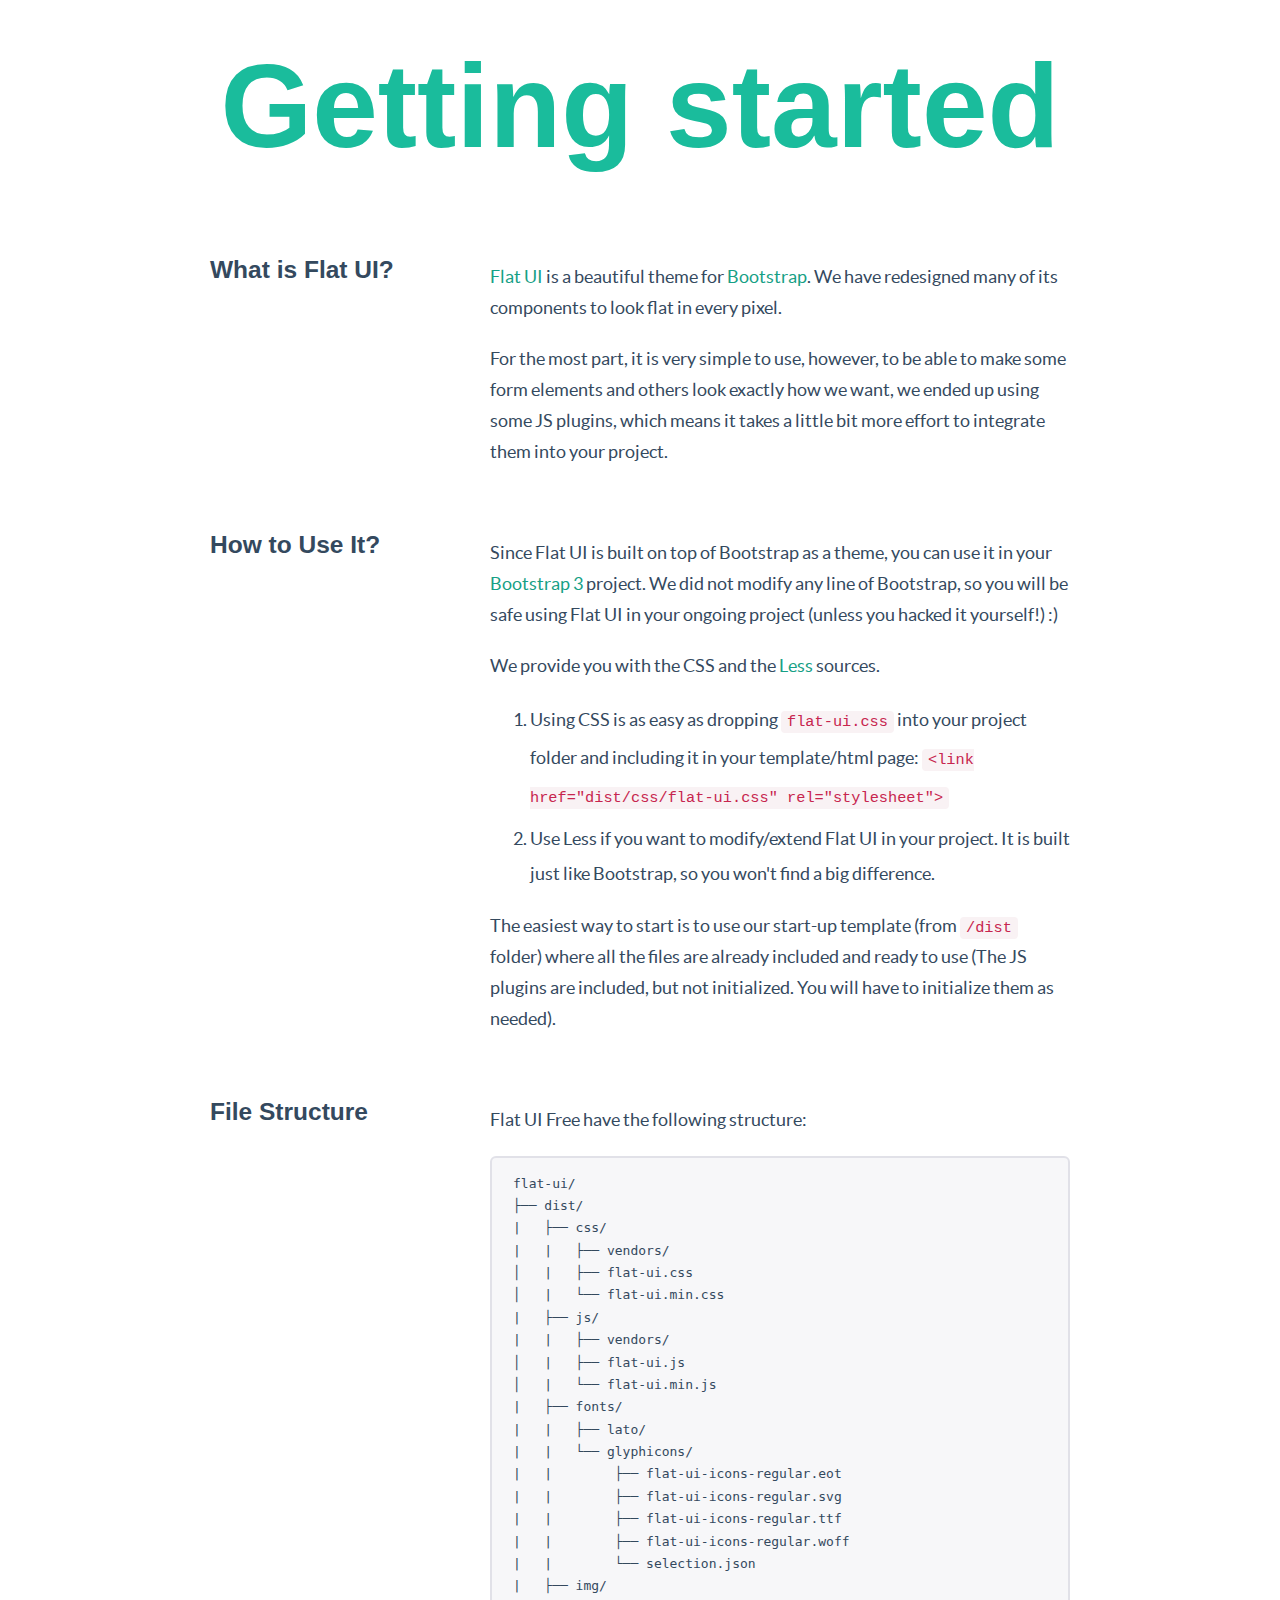
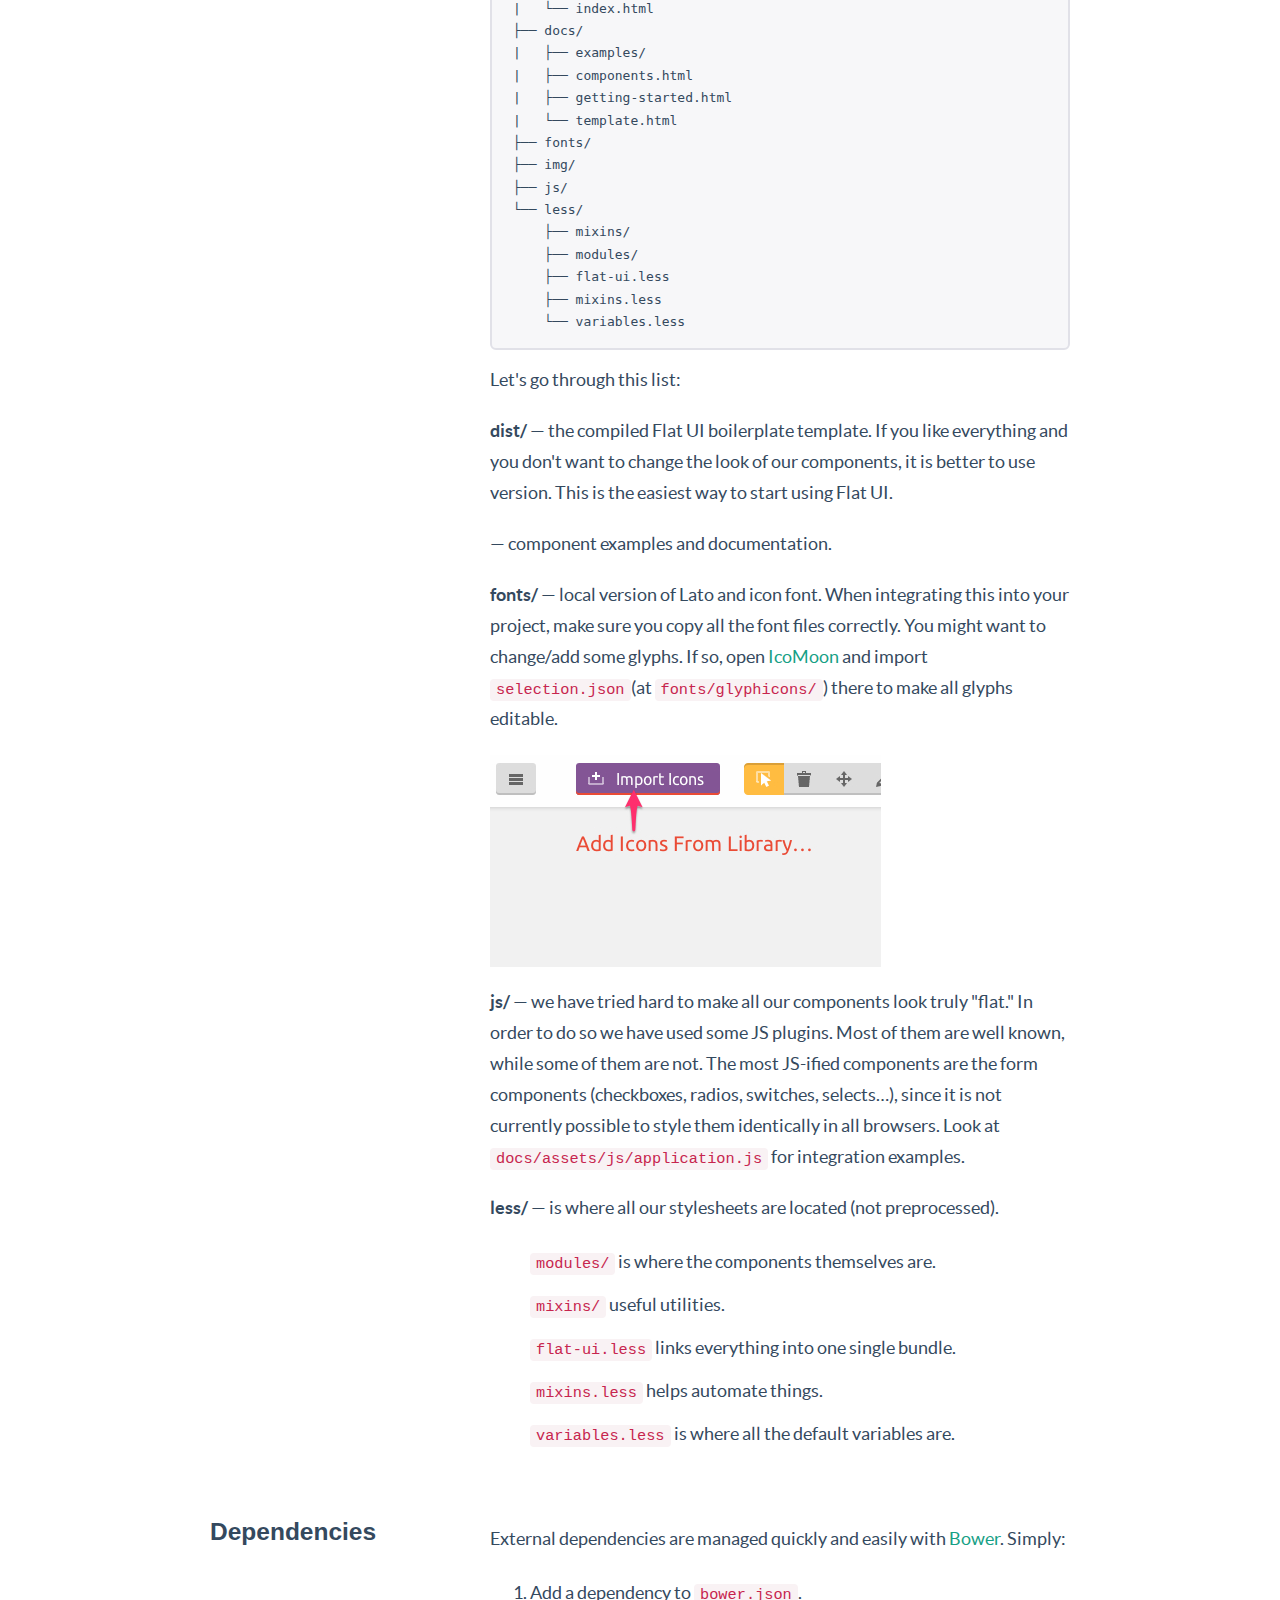
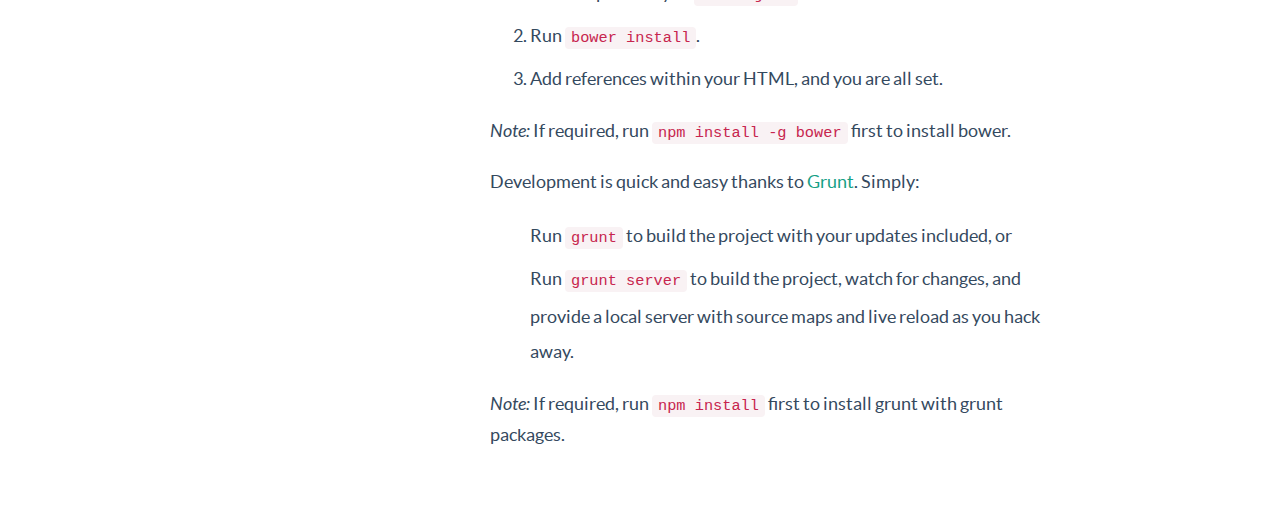
<file: public/Flat-UI/docs/getting-started.html>
<!DOCTYPE html>
<html lang="en">
  <head>
    <meta charset="utf-8">
    <title>Getting started &middot; Flat UI Free</title>
    <meta name="viewport" content="width=device-width, initial-scale=1.0">

    <!-- Loading Bootstrap -->
    <link href="../dist/css/vendor/bootstrap.min.css" rel="stylesheet">

    <!-- Loading Flat UI -->
    <link href="../dist/css/flat-ui.css" rel="stylesheet">
    <link href="assets/css/docs.css" rel="stylesheet">

    <link rel="shortcut icon" href="../img/favicon.ico">

    <!-- HTML5 shim, for IE6-8 support of HTML5 elements. All other JS at the end of file. -->
    <!--[if lt IE 9]>
      <script src="../dist/js/vendor/html5shiv.js"></script>
      <script src="../dist/js/vendor/respond.min.js"></script>
    <![endif]-->
  </head>
  <body>
    <h1 class="demo-headline">Getting started</h1>
    <div class="container">
      <div class="demo-row">
        <div class="demo-title">
          <h3>What is Flat UI?</h3>
        </div>

        <div class="demo-content demo-content-article">
          <p>
            <a href="http://designmodo.com/flat" target="_blank">Flat UI</a>
            is a beautiful theme for <a href="http://getbootstrap.com" target="_blank">Bootstrap</a>.
            We have redesigned many of its components to look flat in every pixel.
          </p>
          <p>
            For the most part, it is very simple to use, however, to be able to make some form elements and others look exactly how we want, we ended up using some JS plugins, which means it takes a little bit more effort to integrate them into your project.
          </p>
        </div>
      </div><!-- /.demo-row -->

      <div class="demo-row">
        <div class="demo-title">
          <h3>How to Use It?</h3>
        </div>

        <div class="demo-content demo-content-article">
          <p>
            Since Flat UI is built on top of Bootstrap as a theme, you can use it in your <a href="http://getbootstrap.com/" target="_blank">Bootstrap 3</a> project.
            We did not modify any line of Bootstrap, so you will be safe using Flat UI in your ongoing project
            (unless you hacked it yourself!) :)
          </p>
          <p>
            We provide you with the CSS and the <a href="http://lesscss.org/" target="_blank">Less</a> sources.
          </p>
          <ol>
            <li>
              Using CSS is as easy as dropping <code>flat-ui.css</code> into your project folder and
              including it in your template/html page:
              <code>&lt;link href="dist/css/flat-ui.css" rel="stylesheet"&gt;</code>
            </li>
            <li>
              Use Less if you want to modify/extend Flat UI in your project. It is built just like Bootstrap, so
              you won't find a big difference.
            </li>
          </ol>
          <p>
            The easiest way to start is to use our start-up template (from <code>/dist</code> folder) where all the files are already included
            and ready to use (The JS plugins are included, but not initialized. You will have to initialize them as needed).
          </p>
        </div>
      </div><!-- /.demo-row -->

      <div class="demo-row">
        <div class="demo-title">
          <h3>File Structure</h3>
        </div>

        <div class="demo-content demo-content-article">
          <p>
            Flat UI Free have the following structure:
          </p>
<pre class="prettyprint">
flat-ui/
├── dist/
|   ├── css/
|   |   ├── vendors/
│   |   ├── flat-ui.css
│   |   └── flat-ui.min.css
|   ├── js/
|   |   ├── vendors/
│   |   ├── flat-ui.js
│   |   └── flat-ui.min.js
|   ├── fonts/
|   |   ├── lato/
|   |   └── glyphicons/
|   |        ├── flat-ui-icons-regular.eot
|   |        ├── flat-ui-icons-regular.svg
|   |        ├── flat-ui-icons-regular.ttf
|   |        ├── flat-ui-icons-regular.woff
|   |        └── selection.json
|   ├── img/
|   └── index.html
├── docs/
|   ├── examples/
|   ├── components.html
|   ├── getting-started.html
|   └── template.html
├── fonts/
├── img/
├── js/
└── less/
    ├── mixins/
    ├── modules/
    ├── flat-ui.less
    ├── mixins.less
    └── variables.less
</pre>
          <p>
            Let's go through this list:
          </p>

          <p>
            <strong>dist/</strong> &mdash; the compiled Flat UI boilerplate template. If you like everything and you don't want
            to change the look of our components, it is better to use version. This is the easiest
            way to start using Flat UI.
          </p>

          <p>
            <strong></strong> &mdash; component examples and documentation.
          </p>

          <p>
            <strong>fonts/</strong> &mdash; local version of Lato and icon font. When integrating this into your project, make sure you
            copy all the font files correctly. You might want to change/add some glyphs. If so, open
            <a href="http://icomoon.io/app">IcoMoon</a> and import <code>selection.json</code>(at <code>fonts/glyphicons/</code>)
            there to make all glyphs editable.
          </p>

          <p>
            <img src="assets/img/getting-started/icomoon_import.jpg" alt="" />
          </p>

          <p>
            <strong>js/</strong> &mdash; we have tried hard to make all our components look truly "flat." In order to do
            so we have used some JS plugins. Most of them are well known, while some of them are not. The most JS-ified
            components are the form components (checkboxes, radios, switches, selects…), since it is not currently possible
            to style them identically in all browsers. Look at <code>docs/assets/js/application.js</code> for integration
            examples.
          </p>

          <p>
            <strong>less/</strong> &mdash; is where all our stylesheets are located (not preprocessed).
          </p>

          <ul>
            <li>
              <code>modules/</code> is where the components themselves are.
            </li>
            <li>
              <code>mixins/</code> useful utilities.
            </li>
            <li>
              <code>flat-ui.less</code> links everything into one single bundle.
            </li>
            <li>
              <code>mixins.less</code> helps automate things.
            </li>
            <li>
              <code>variables.less</code> is where all the default variables are.
            </li>
          </ul>

        </div>
      </div><!-- /.demo-row -->

      <div class="demo-row">
        <div class="demo-title">
          <h3>Dependencies</h3>
        </div>

        <div class="demo-content demo-content-article">
          <p>
            External dependencies are managed quickly and easily with <a href="http://bower.io">Bower</a>. Simply:
          </p>
          <ol>
            <li>
              Add a dependency to <code>bower.json</code>.
            </li>
            <li>
              Run <code>bower install</code>.
            </li>
            <li>
              Add references within your HTML, and you are all set.
            </li>
          </ol>
          <p>
            <em>Note:</em> If required, run <code>npm install -g bower</code> first to install bower.
          </p>
          <p>
            Development is quick and easy thanks to <a href="http://gruntjs.com/">Grunt</a>. Simply:
          </p>
          <ul>
            <li>
              Run <code>grunt</code> to build the project with your updates included, or
            </li>
            <li>
              Run <code>grunt server</code> to build the project, watch for changes, and provide a local server with source maps and live reload as you hack away.
            </li>
          </ul>
          <p>
            <em>Note:</em> If required, run <code>npm install</code> first to install grunt with grunt packages.
          </p>
        </div>
      </div><!-- /.demo-row -->

    </div><!-- /.container -->
  </body>
</html>
</file>
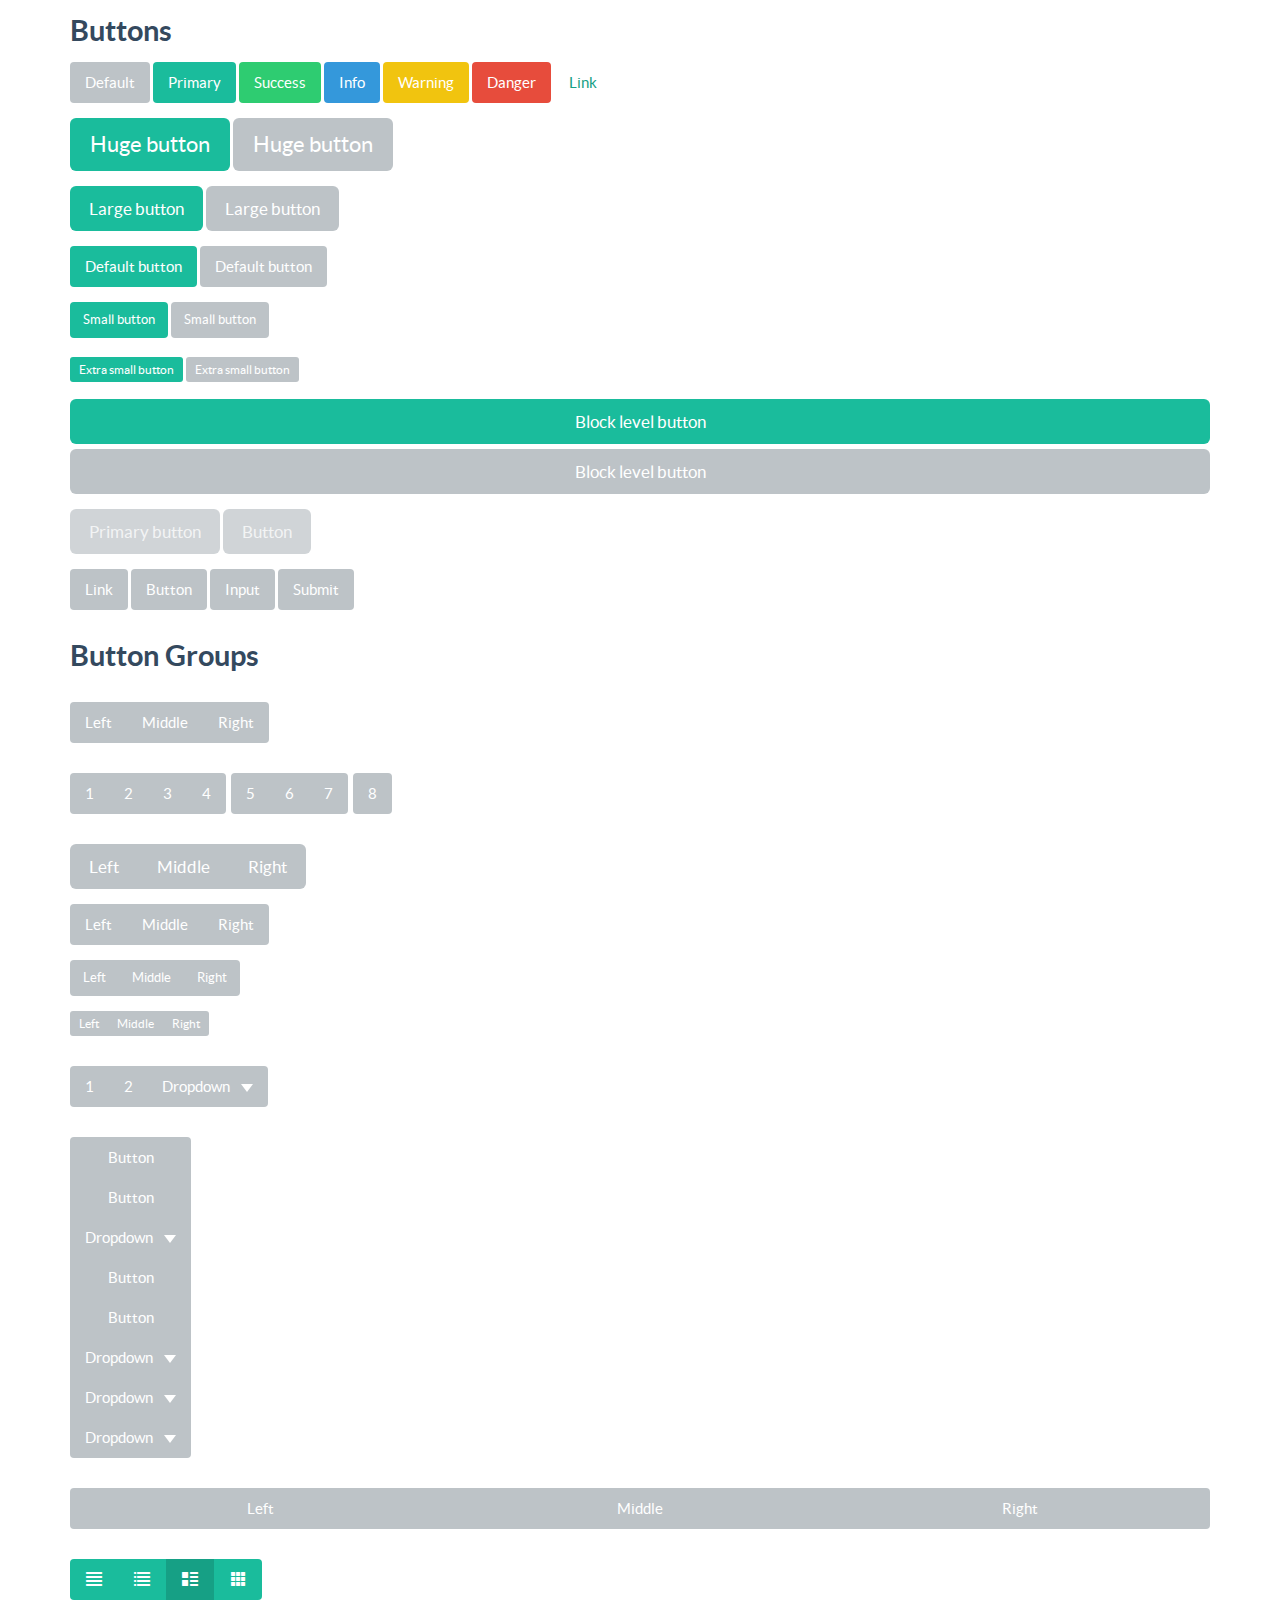
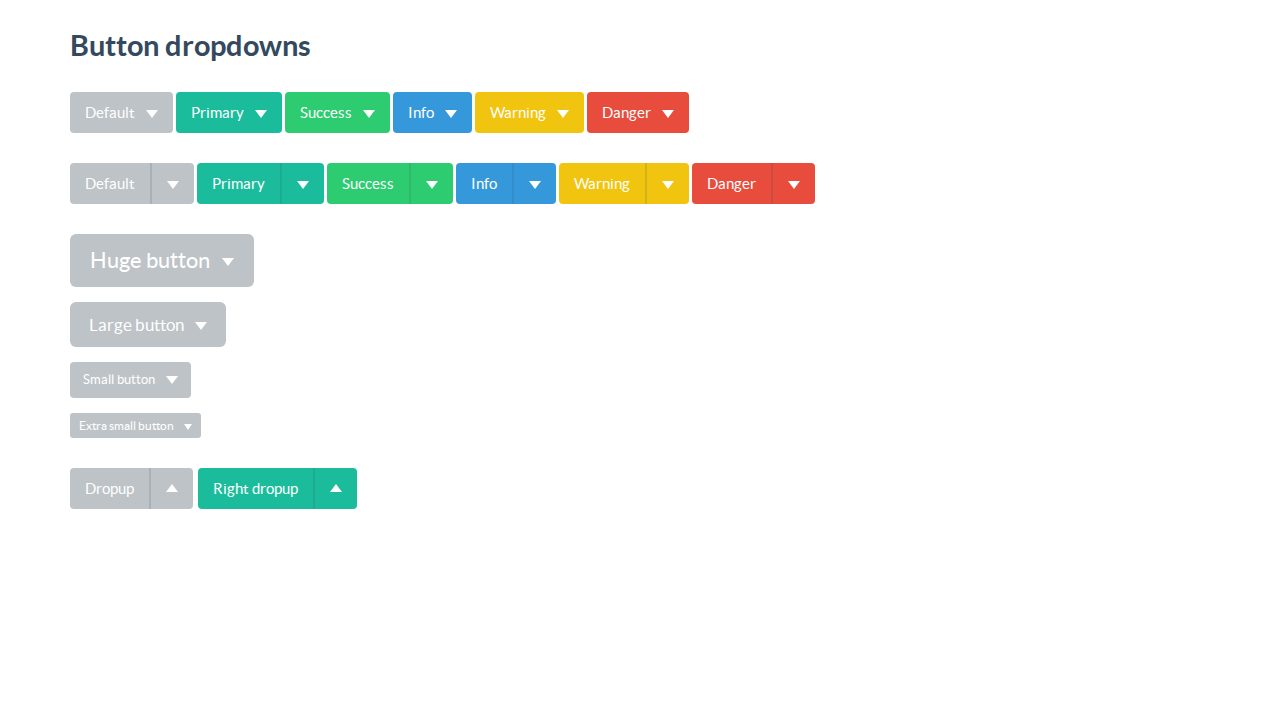
<file: public/Flat-UI/docs/examples/buttons.html>
<!DOCTYPE html>
<html lang="en">
  <head>
    <meta charset="utf-8">
    <title>Flat UI Free</title>
    <meta name="viewport" content="width=device-width, initial-scale=1.0">

    <!-- Loading Bootstrap -->
    <link href="../../dist/css/vendor/bootstrap.min.css" rel="stylesheet">

    <!-- Loading Flat UI -->
    <link href="../../dist/css/flat-ui.css" rel="stylesheet">

    <link rel="shortcut icon" href="../../dist/img/favicon.ico">

    <!-- HTML5 shim, for IE6-8 support of HTML5 elements. All other JS at the end of file. -->
    <!--[if lt IE 9]>
      <script src="../../dist/js/vendor/html5shiv.js"></script>
      <script src="../../dist/js/vendor/respond.min.js"></script>
    <![endif]-->
  </head>
  <body>

    <style>
      body {
        padding-bottom: 200px;
      }
    </style>

    <div class="container">
      <h4>Buttons</h4>
      <div class="row">
        <div class="col-md-12">
          <p>
            <!-- Standard gray button with gradient -->
            <button type="button" class="btn btn-default">Default</button>

            <!-- Provides extra visual weight and identifies the primary action in a set of buttons -->
            <button type="button" class="btn btn-primary">Primary</button>

            <!-- Indicates a successful or positive action -->
            <button type="button" class="btn btn-success">Success</button>

            <!-- Contextual button for informational alert messages -->
            <button type="button" class="btn btn-info">Info</button>

            <!-- Indicates caution should be taken with this action -->
            <button type="button" class="btn btn-warning">Warning</button>

            <!-- Indicates a dangerous or potentially negative action -->
            <button type="button" class="btn btn-danger">Danger</button>

            <!-- Deemphasize a button by making it look like a link while maintaining button behavior -->
            <button type="button" class="btn btn-link">Link</button>
          </p>
        </div>
      </div>
      <div class="row">
        <div class="col-md-12">
          <p>
            <button type="button" class="btn btn-primary btn-hg">Huge button</button>
            <button type="button" class="btn btn-default btn-hg">Huge button</button>
          </p>
          <p>
            <button type="button" class="btn btn-primary btn-lg">Large button</button>
            <button type="button" class="btn btn-default btn-lg">Large button</button>
          </p>
          <p>
            <button type="button" class="btn btn-primary">Default button</button>
            <button type="button" class="btn btn-default">Default button</button>
          </p>
          <p>
            <button type="button" class="btn btn-primary btn-sm">Small button</button>
            <button type="button" class="btn btn-default btn-sm">Small button</button>
          </p>
          <p>
            <button type="button" class="btn btn-primary btn-xs">Extra small button</button>
            <button type="button" class="btn btn-default btn-xs">Extra small button</button>
          </p>
        </div>
      </div>
      <div class="row">
        <div class="col-md-12">
          <p>
            <button type="button" class="btn btn-primary btn-lg btn-block">Block level button</button>
            <button type="button" class="btn btn-default btn-lg btn-block">Block level button</button>
          </p>
        </div>
      </div>
      <div class="row">
        <div class="col-md-12">
          <p>
            <button type="button" class="btn btn-lg btn-primary" disabled="disabled">Primary button</button>
            <button type="button" class="btn btn-default btn-lg" disabled="disabled">Button</button>
          </p>
        </div>
      </div>
      <div class="row">
        <div class="col-md-12">
          <p>
            <a class="btn btn-default" href="#">Link</a>
            <button class="btn btn-default" type="submit">Button</button>
            <input class="btn btn-default" type="button" value="Input">
            <input class="btn btn-default" type="submit" value="Submit">
          </p>
        </div>
      </div>
      <h4>Button Groups</h4>
      <div class="row">
        <div class="col-md-12">
          <p>
            <div class="btn-group">
              <button type="button" class="btn btn-default">Left</button>
              <button type="button" class="btn btn-default">Middle</button>
              <button type="button" class="btn btn-default">Right</button>
            </div>
          </p>
        </div>
      </div>
      <div class="row">
        <div class="col-md-12">
          <p>
            <div class="btn-toolbar">
              <div class="btn-group">
                <button class="btn btn-default" type="button">1</button>
                <button class="btn btn-default" type="button">2</button>
                <button class="btn btn-default" type="button">3</button>
                <button class="btn btn-default" type="button">4</button>
              </div>
              <div class="btn-group">
                <button class="btn btn-default" type="button">5</button>
                <button class="btn btn-default" type="button">6</button>
                <button class="btn btn-default" type="button">7</button>
              </div>
              <div class="btn-group">
                <button class="btn btn-default" type="button">8</button>
              </div>
            </div>
          </p>
        </div>
      </div>
      <div class="row">
        <div class="col-md-12">
          <p>
            <div class="btn-toolbar">
              <div class="btn-group btn-group-lg">
                <button class="btn btn-default" type="button">Left</button>
                <button class="btn btn-default" type="button">Middle</button>
                <button class="btn btn-default" type="button">Right</button>
              </div>
            </div>
          </p>
          <p>
            <div class="btn-toolbar">
              <div class="btn-group">
                <button class="btn btn-default" type="button">Left</button>
                <button class="btn btn-default" type="button">Middle</button>
                <button class="btn btn-default" type="button">Right</button>
              </div>
            </div>
          </p>
          <p>
            <div class="btn-toolbar">
              <div class="btn-group btn-group-sm">
                <button class="btn btn-default" type="button">Left</button>
                <button class="btn btn-default" type="button">Middle</button>
                <button class="btn btn-default" type="button">Right</button>
              </div>
            </div>
          </p>
          <p>
            <div class="btn-toolbar">
              <div class="btn-group btn-group-xs">
                <button class="btn btn-default" type="button">Left</button>
                <button class="btn btn-default" type="button">Middle</button>
                <button class="btn btn-default" type="button">Right</button>
              </div>
            </div>
          </p>
        </div>
      </div>
      <div class="row">
        <div class="col-md-12">
          <p>
            <div class="btn-group">
              <button class="btn btn-default" type="button">1</button>
              <button class="btn btn-default" type="button">2</button>

              <div class="btn-group">
                <button data-toggle="dropdown" class="btn btn-default dropdown-toggle" type="button" id="btnGroupDrop1">
                  Dropdown
                  <span class="caret"></span>
                </button>
                <ul aria-labelledby="btnGroupDrop1" role="menu" class="dropdown-menu">
                  <li><a href="#">Dropdown link</a></li>
                  <li><a href="#">Dropdown link</a></li>
                </ul>
              </div>
            </div>
          </p>
        </div>
      </div>
      <div class="row">
        <div class="col-md-12">
          <p>
            <div class="btn-group-vertical">
              <button class="btn btn-default" type="button">Button</button>
              <button class="btn btn-default" type="button">Button</button>
              <div class="btn-group">
                <button data-toggle="dropdown" class="btn btn-default dropdown-toggle" type="button" id="btnGroupVerticalDrop1">
                  Dropdown
                  <span class="caret"></span>
                </button>
                <ul aria-labelledby="btnGroupVerticalDrop1" role="menu" class="dropdown-menu">
                  <li><a href="#">Dropdown link</a></li>
                  <li><a href="#">Dropdown link</a></li>
                </ul>
              </div>
              <button class="btn btn-default" type="button">Button</button>
              <button class="btn btn-default" type="button">Button</button>
              <div class="btn-group">
                <button data-toggle="dropdown" class="btn btn-default dropdown-toggle" type="button" id="btnGroupVerticalDrop2">
                  Dropdown
                  <span class="caret"></span>
                </button>
                <ul aria-labelledby="btnGroupVerticalDrop2" role="menu" class="dropdown-menu">
                  <li><a href="#">Dropdown link</a></li>
                  <li><a href="#">Dropdown link</a></li>
                </ul>
              </div>
              <div class="btn-group">
                <button data-toggle="dropdown" class="btn btn-default dropdown-toggle" type="button" id="btnGroupVerticalDrop3">
                  Dropdown
                  <span class="caret"></span>
                </button>
                <ul aria-labelledby="btnGroupVerticalDrop3" role="menu" class="dropdown-menu">
                  <li><a href="#">Dropdown link</a></li>
                  <li><a href="#">Dropdown link</a></li>
                </ul>
              </div>
              <div class="btn-group">
                <button data-toggle="dropdown" class="btn btn-default dropdown-toggle" type="button" id="btnGroupVerticalDrop4">
                  Dropdown
                  <span class="caret"></span>
                </button>
                <ul aria-labelledby="btnGroupVerticalDrop4" role="menu" class="dropdown-menu">
                  <li><a href="#">Dropdown link</a></li>
                  <li><a href="#">Dropdown link</a></li>
                </ul>
              </div>
            </div>
          </p>
        </div>
      </div>
      <div class="row">
        <div class="col-md-12">
          <p>
            <div class="btn-group btn-group-justified">
              <a class="btn btn-default" href="#">Left</a>
              <a class="btn btn-default" href="#">Middle</a>
              <a class="btn btn-default" href="#">Right</a>
            </div>
          </p>
        </div>
      </div>
      <div class="row">
        <div class="col-md-12">
          <p>
            <div class="btn-toolbar">
              <div class="btn-group">
                <a href="#fakelink" class="btn btn-primary"><i class="fui-list-columned"></i></a>
                <a href="#fakelink" class="btn btn-primary"><i class="fui-list-numbered"></i></a>
                <a href="#fakelink" class="btn btn-primary active"><i class="fui-list-thumbnailed"></i></a>
                <a href="#fakelink" class="btn btn-primary"><i class="fui-list-small-thumbnails"></i></a>
              </div>
            </div>
          </p>
        </div>
      </div>
      <h4>Button dropdowns</h4>
      <div class="row">
        <div class="col-md-12">
          <p>
            <div class="btn-group">
              <button data-toggle="dropdown" class="btn btn-default dropdown-toggle" type="button">Default <span class="caret"></span></button>
              <ul role="menu" class="dropdown-menu">
                <li><a href="#">Action</a></li>
                <li><a href="#">Another action</a></li>
                <li><a href="#">Something else here</a></li>
                <li class="divider"></li>
                <li><a href="#">Separated link</a></li>
              </ul>
            </div><!-- /btn-group -->
            <div class="btn-group">
              <button data-toggle="dropdown" class="btn btn-primary dropdown-toggle" type="button">Primary <span class="caret"></span></button>
              <ul role="menu" class="dropdown-menu">
                <li><a href="#">Action</a></li>
                <li><a href="#">Another action</a></li>
                <li><a href="#">Something else here</a></li>
                <li class="divider"></li>
                <li><a href="#">Separated link</a></li>
              </ul>
            </div><!-- /btn-group -->
            <div class="btn-group">
              <button data-toggle="dropdown" class="btn btn-success dropdown-toggle" type="button">Success <span class="caret"></span></button>
              <ul role="menu" class="dropdown-menu">
                <li><a href="#">Action</a></li>
                <li><a href="#">Another action</a></li>
                <li><a href="#">Something else here</a></li>
                <li class="divider"></li>
                <li><a href="#">Separated link</a></li>
              </ul>
            </div><!-- /btn-group -->
            <div class="btn-group">
              <button data-toggle="dropdown" class="btn btn-info dropdown-toggle" type="button">Info <span class="caret"></span></button>
              <ul role="menu" class="dropdown-menu">
                <li><a href="#">Action</a></li>
                <li><a href="#">Another action</a></li>
                <li><a href="#">Something else here</a></li>
                <li class="divider"></li>
                <li><a href="#">Separated link</a></li>
              </ul>
            </div><!-- /btn-group -->
            <div class="btn-group">
              <button data-toggle="dropdown" class="btn btn-warning dropdown-toggle" type="button">Warning <span class="caret"></span></button>
              <ul role="menu" class="dropdown-menu">
                <li><a href="#">Action</a></li>
                <li><a href="#">Another action</a></li>
                <li><a href="#">Something else here</a></li>
                <li class="divider"></li>
                <li><a href="#">Separated link</a></li>
              </ul>
            </div><!-- /btn-group -->
            <div class="btn-group">
              <button data-toggle="dropdown" class="btn btn-danger dropdown-toggle" type="button">Danger <span class="caret"></span></button>
              <ul role="menu" class="dropdown-menu">
                <li><a href="#">Action</a></li>
                <li><a href="#">Another action</a></li>
                <li><a href="#">Something else here</a></li>
                <li class="divider"></li>
                <li><a href="#">Separated link</a></li>
              </ul>
            </div><!-- /btn-group -->
          </p>
        </div>
      </div>
      <div class="row">
        <div class="col-md-12">
          <p>
            <div class="btn-group">
              <button class="btn btn-default" type="button">Default</button>
              <button data-toggle="dropdown" class="btn btn-default dropdown-toggle" type="button"><span class="caret"></span></button>
              <ul role="menu" class="dropdown-menu">
                <li><a href="#">Action</a></li>
                <li><a href="#">Another action</a></li>
                <li><a href="#">Something else here</a></li>
                <li class="divider"></li>
                <li><a href="#">Separated link</a></li>
              </ul>
            </div><!-- /btn-group -->
            <div class="btn-group">
              <button class="btn btn-primary" type="button">Primary</button>
              <button data-toggle="dropdown" class="btn btn-primary dropdown-toggle" type="button"><span class="caret"></span></button>
              <ul role="menu" class="dropdown-menu">
                <li><a href="#">Action</a></li>
                <li><a href="#">Another action</a></li>
                <li><a href="#">Something else here</a></li>
                <li class="divider"></li>
                <li><a href="#">Separated link</a></li>
              </ul>
            </div><!-- /btn-group -->
            <div class="btn-group">
              <button class="btn btn-success" type="button">Success</button>
              <button data-toggle="dropdown" class="btn btn-success dropdown-toggle" type="button"><span class="caret"></span></button>
              <ul role="menu" class="dropdown-menu">
                <li><a href="#">Action</a></li>
                <li><a href="#">Another action</a></li>
                <li><a href="#">Something else here</a></li>
                <li class="divider"></li>
                <li><a href="#">Separated link</a></li>
              </ul>
            </div><!-- /btn-group -->
            <div class="btn-group">
              <button class="btn btn-info" type="button">Info</button>
              <button data-toggle="dropdown" class="btn btn-info dropdown-toggle" type="button"><span class="caret"></span></button>
              <ul role="menu" class="dropdown-menu">
                <li><a href="#">Action</a></li>
                <li><a href="#">Another action</a></li>
                <li><a href="#">Something else here</a></li>
                <li class="divider"></li>
                <li><a href="#">Separated link</a></li>
              </ul>
            </div><!-- /btn-group -->
            <div class="btn-group">
              <button class="btn btn-warning" type="button">Warning</button>
              <button data-toggle="dropdown" class="btn btn-warning dropdown-toggle" type="button"><span class="caret"></span></button>
              <ul role="menu" class="dropdown-menu">
                <li><a href="#">Action</a></li>
                <li><a href="#">Another action</a></li>
                <li><a href="#">Something else here</a></li>
                <li class="divider"></li>
                <li><a href="#">Separated link</a></li>
              </ul>
            </div><!-- /btn-group -->
            <div class="btn-group">
              <button class="btn btn-danger" type="button">Danger</button>
              <button data-toggle="dropdown" class="btn btn-danger dropdown-toggle" type="button"><span class="caret"></span></button>
              <ul role="menu" class="dropdown-menu">
                <li><a href="#">Action</a></li>
                <li><a href="#">Another action</a></li>
                <li><a href="#">Something else here</a></li>
                <li class="divider"></li>
                <li><a href="#">Separated link</a></li>
              </ul>
            </div><!-- /btn-group -->
          </p>
        </div>
      </div>
      <div class="row">
        <div class="col-md-12">
          <p>
            <div class="btn-toolbar">
              <div class="btn-group">
                <button data-toggle="dropdown" type="button" class="btn btn-default btn-hg dropdown-toggle">
                  Huge button <span class="caret"></span>
                </button>
                <ul role="menu" class="dropdown-menu">
                  <li><a href="#">Action</a></li>
                  <li><a href="#">Another action</a></li>
                  <li><a href="#">Something else here</a></li>
                  <li class="divider"></li>
                  <li><a href="#">Separated link</a></li>
                </ul>
              </div><!-- /btn-group -->
            </div><!-- /btn-toolbar -->
          </p>
          <p>
            <div class="btn-toolbar">
              <div class="btn-group">
                <button data-toggle="dropdown" type="button" class="btn btn-default btn-lg dropdown-toggle">
                  Large button <span class="caret"></span>
                </button>
                <ul role="menu" class="dropdown-menu">
                  <li><a href="#">Action</a></li>
                  <li><a href="#">Another action</a></li>
                  <li><a href="#">Something else here</a></li>
                  <li class="divider"></li>
                  <li><a href="#">Separated link</a></li>
                </ul>
              </div><!-- /btn-group -->
            </div><!-- /btn-toolbar -->
          </p>
          <p>
            <div class="btn-toolbar">
              <div class="btn-group">
                <button data-toggle="dropdown" type="button" class="btn btn-default btn-sm dropdown-toggle">
                  Small button <span class="caret"></span>
                </button>
                <ul role="menu" class="dropdown-menu">
                  <li><a href="#">Action</a></li>
                  <li><a href="#">Another action</a></li>
                  <li><a href="#">Something else here</a></li>
                  <li class="divider"></li>
                  <li><a href="#">Separated link</a></li>
                </ul>
              </div><!-- /btn-group -->
            </div><!-- /btn-toolbar -->
          </p>
          <p>
            <div class="btn-toolbar">
              <div class="btn-group">
                <button data-toggle="dropdown" type="button" class="btn btn-default btn-xs dropdown-toggle">
                  Extra small button <span class="caret"></span>
                </button>
                <ul role="menu" class="dropdown-menu">
                  <li><a href="#">Action</a></li>
                  <li><a href="#">Another action</a></li>
                  <li><a href="#">Something else here</a></li>
                  <li class="divider"></li>
                  <li><a href="#">Separated link</a></li>
                </ul>
              </div><!-- /btn-group -->
            </div><!-- /btn-toolbar -->
          </p>
        </div>
      </div>
      <div class="row">
        <div class="col-md-12">
          <p>
            <div class="btn-toolbar">
              <div class="btn-group dropup">
                <button class="btn btn-default" type="button">Dropup</button>
                <button data-toggle="dropdown" class="btn btn-default dropdown-toggle" type="button"><span class="caret"></span></button>
                <ul role="menu" class="dropdown-menu">
                  <li><a href="#">Action</a></li>
                  <li><a href="#">Another action</a></li>
                  <li><a href="#">Something else here</a></li>
                  <li class="divider"></li>
                  <li><a href="#">Separated link</a></li>
                </ul>
              </div><!-- /btn-group -->
              <div class="btn-group dropup">
                <button class="btn btn-primary" type="button">Right dropup</button>
                <button data-toggle="dropdown" class="btn btn-primary dropdown-toggle" type="button"><span class="caret"></span></button>
                <ul role="menu" class="dropdown-menu pull-right">
                  <li><a href="#">Action</a></li>
                  <li><a href="#">Another action</a></li>
                  <li><a href="#">Something else here</a></li>
                  <li class="divider"></li>
                  <li><a href="#">Separated link</a></li>
                </ul>
              </div><!-- /btn-group -->
            </div>
          </p>
        </div>
      </div>
    </div>
    <!-- /.container -->

  </body>
</html>
</file>
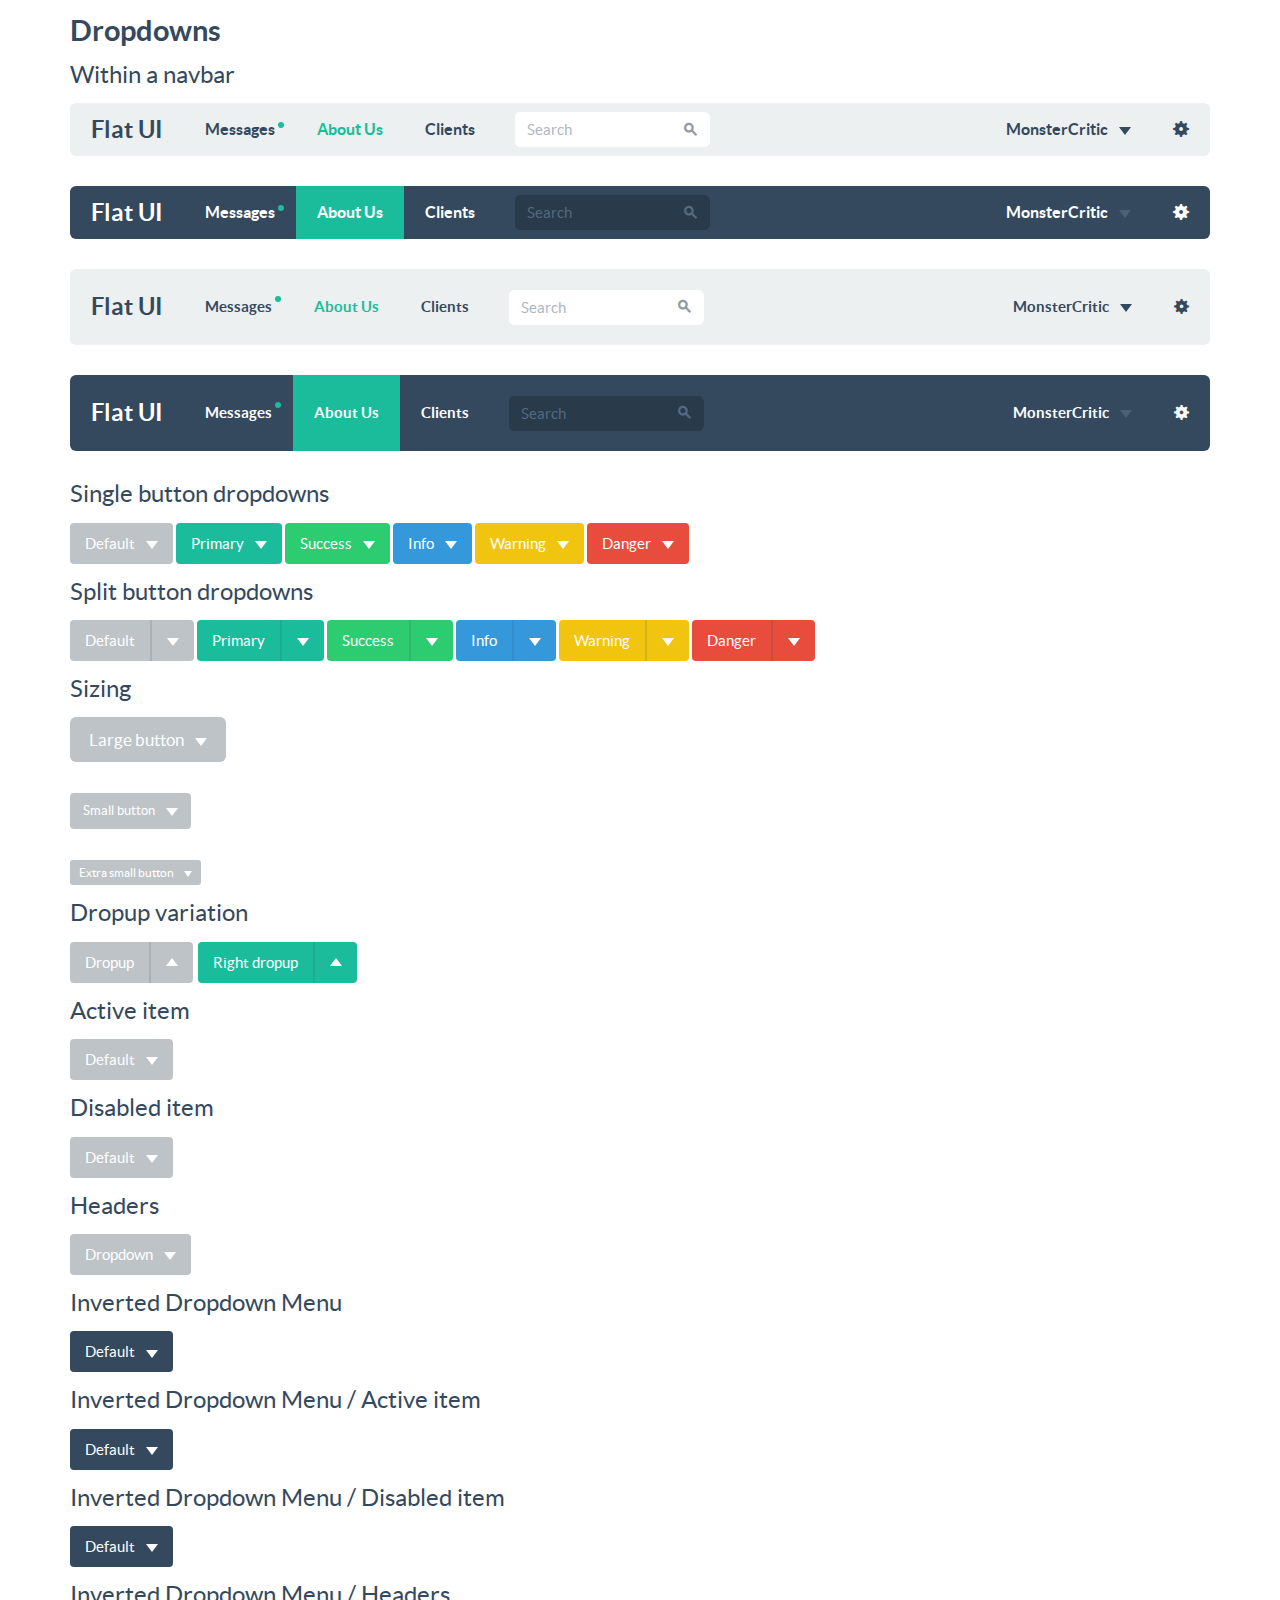
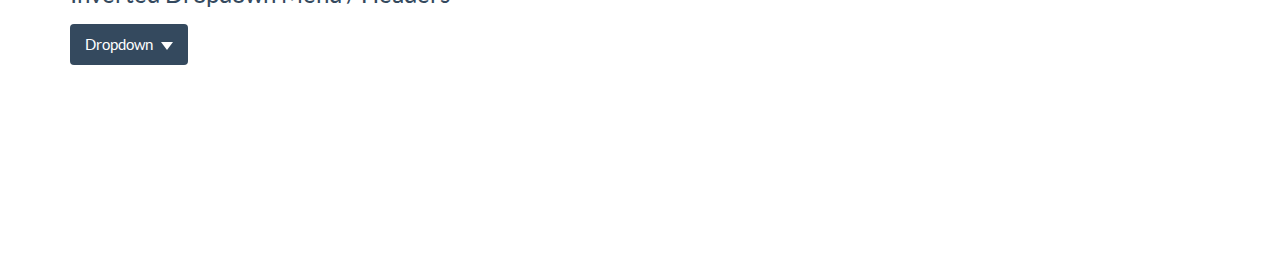
<file: public/Flat-UI/docs/examples/dropdowns.html>
<!DOCTYPE html>
<html lang="en">
  <head>
    <meta charset="utf-8">
    <title>Flat UI Free</title>
    <meta name="viewport" content="width=device-width, initial-scale=1.0">

    <!-- Loading Bootstrap -->
    <link href="../../dist/css/vendor/bootstrap.min.css" rel="stylesheet">

    <!-- Loading Flat UI -->
    <link href="../../dist/css/flat-ui.css" rel="stylesheet">

    <link rel="shortcut icon" href="../../dist/img/favicon.ico">

    <!-- HTML5 shim, for IE6-8 support of HTML5 elements. All other JS at the end of file. -->
    <!--[if lt IE 9]>
      <script src="../../dist/js/vendor/html5shiv.js"></script>
      <script src="../../dist/js/vendor/respond.min.js"></script>
    <![endif]-->
  </head>
  <body>

    <style>
      body {
        padding-bottom: 200px;
      }
    </style>

    <div class="container">

      <h4>Dropdowns</h4>

      <h6>Within a navbar</h6>

      <nav class="navbar navbar-default" role="navigation">
        <!-- Brand and toggle get grouped for better mobile display -->
        <div class="navbar-header">
          <button type="button" class="navbar-toggle" data-toggle="collapse" data-target="#bs-example-navbar-collapse-1">
            <span class="sr-only">Toggle navigation</span>
          </button>
          <a class="navbar-brand" href="#">Flat UI</a>
        </div>

        <!-- Collect the nav links, forms, and other content for toggling -->
        <div class="collapse navbar-collapse" id="bs-example-navbar-collapse-1">
          <ul class="nav navbar-nav">
            <li><a href="#">Messages<span class="navbar-unread">1</span></a></li>
            <li class="active"><a href="#">About Us</a></li>
            <li><a href="#">Clients</a></li>
           </ul>
          <form class="navbar-form navbar-left" action="#" role="search">
            <div class="form-group">
              <div class="input-group">
                <input class="form-control" id="navbarInput-01" type="search" placeholder="Search">
                <span class="input-group-btn">
                  <button type="submit" class="btn"><span class="fui-search"></span></button>
                </span>
              </div>
            </div>
          </form>
          <ul class="nav navbar-nav navbar-right">
            <li class="dropdown">
              <a href="#" class="dropdown-toggle" data-toggle="dropdown">MonsterCritic <b class="caret"></b></a>
              <ul class="dropdown-menu">
                <li><a href="#">Action</a></li>
                <li><a href="#">Another action</a></li>
                <li><a href="#">Something else here</a></li>
                <li class="divider"></li>
                <li><a href="#">Separated link</a></li>
              </ul>
            </li>
            <li><a href="#"><span class="visible-sm visible-xs">Settings<span class="fui-gear"></span></span><span class="visible-md visible-lg"><span class="fui-gear"></span></span></a></li>
          </ul>
        </div><!-- /.navbar-collapse -->
      </nav>

      <nav class="navbar navbar-inverse" role="navigation">
        <!-- Brand and toggle get grouped for better mobile display -->
        <div class="navbar-header">
          <button type="button" class="navbar-toggle" data-toggle="collapse" data-target="#bs-example-navbar-collapse-1">
            <span class="sr-only">Toggle navigation</span>
          </button>
          <a class="navbar-brand" href="#">Flat UI</a>
        </div>

        <!-- Collect the nav links, forms, and other content for toggling -->
        <div class="collapse navbar-collapse" id="bs-example-navbar-collapse-1">
          <ul class="nav navbar-nav">
            <li><a href="#">Messages<span class="navbar-unread">1</span></a></li>
            <li class="active"><a href="#">About Us</a></li>
            <li><a href="#">Clients</a></li>
           </ul>
          <form class="navbar-form navbar-left" action="#" role="search">
            <div class="form-group">
              <div class="input-group">
                <input class="form-control" id="navbarInput-01" type="search" placeholder="Search">
                <span class="input-group-btn">
                  <button type="submit" class="btn"><span class="fui-search"></span></button>
                </span>
              </div>
            </div>
          </form>
          <ul class="nav navbar-nav navbar-right">
            <li class="dropdown">
              <a href="#" class="dropdown-toggle" data-toggle="dropdown">MonsterCritic <b class="caret"></b></a>
              <ul class="dropdown-menu">
                <li><a href="#">Action</a></li>
                <li><a href="#">Another action</a></li>
                <li><a href="#">Something else here</a></li>
                <li class="divider"></li>
                <li><a href="#">Separated link</a></li>
              </ul>
            </li>
            <li><a href="#"><span class="visible-sm visible-xs">Settings<span class="fui-gear"></span></span><span class="visible-md visible-lg"><span class="fui-gear"></span></span></a></li>
          </ul>
        </div><!-- /.navbar-collapse -->
      </nav>

      <nav class="navbar navbar-default navbar-lg" role="navigation">
        <!-- Brand and toggle get grouped for better mobile display -->
        <div class="navbar-header">
          <button type="button" class="navbar-toggle" data-toggle="collapse" data-target="#bs-example-navbar-collapse-1">
            <span class="sr-only">Toggle navigation</span>
          </button>
          <a class="navbar-brand" href="#">Flat UI</a>
        </div>

        <!-- Collect the nav links, forms, and other content for toggling -->
        <div class="collapse navbar-collapse" id="bs-example-navbar-collapse-1">
          <ul class="nav navbar-nav">
            <li><a href="#">Messages<span class="navbar-unread">1</span></a></li>
            <li class="active"><a href="#">About Us</a></li>
            <li><a href="#">Clients</a></li>
           </ul>
          <form class="navbar-form navbar-left" action="#" role="search">
            <div class="form-group">
              <div class="input-group">
                <input class="form-control" id="navbarInput-01" type="search" placeholder="Search">
                <span class="input-group-btn">
                  <button type="submit" class="btn"><span class="fui-search"></span></button>
                </span>
              </div>
            </div>
          </form>
          <ul class="nav navbar-nav navbar-right">
            <li class="dropdown">
              <a href="#" class="dropdown-toggle" data-toggle="dropdown">MonsterCritic <b class="caret"></b></a>
              <ul class="dropdown-menu">
                <li><a href="#">Action</a></li>
                <li><a href="#">Another action</a></li>
                <li><a href="#">Something else here</a></li>
                <li class="divider"></li>
                <li><a href="#">Separated link</a></li>
              </ul>
            </li>
            <li><a href="#"><span class="visible-sm visible-xs">Settings<span class="fui-gear"></span></span><span class="visible-md visible-lg"><span class="fui-gear"></span></span></a></li>
          </ul>
        </div><!-- /.navbar-collapse -->
      </nav>

      <nav class="navbar navbar-inverse navbar-lg" role="navigation">
        <!-- Brand and toggle get grouped for better mobile display -->
        <div class="navbar-header">
          <button type="button" class="navbar-toggle" data-toggle="collapse" data-target="#bs-example-navbar-collapse-1">
            <span class="sr-only">Toggle navigation</span>
          </button>
          <a class="navbar-brand" href="#">Flat UI</a>
        </div>

        <!-- Collect the nav links, forms, and other content for toggling -->
        <div class="collapse navbar-collapse" id="bs-example-navbar-collapse-1">
          <ul class="nav navbar-nav">
            <li><a href="#">Messages<span class="navbar-unread">1</span></a></li>
            <li class="active"><a href="#">About Us</a></li>
            <li><a href="#">Clients</a></li>
           </ul>
          <form class="navbar-form navbar-left" action="#" role="search">
            <div class="form-group">
              <div class="input-group">
                <input class="form-control" id="navbarInput-01" type="search" placeholder="Search">
                <span class="input-group-btn">
                  <button type="submit" class="btn"><span class="fui-search"></span></button>
                </span>
              </div>
            </div>
          </form>
          <ul class="nav navbar-nav navbar-right">
            <li class="dropdown">
              <a href="#" class="dropdown-toggle" data-toggle="dropdown">MonsterCritic <b class="caret"></b></a>
              <ul class="dropdown-menu">
                <li><a href="#">Action</a></li>
                <li><a href="#">Another action</a></li>
                <li><a href="#">Something else here</a></li>
                <li class="divider"></li>
                <li><a href="#">Separated link</a></li>
              </ul>
            </li>
            <li><a href="#"><span class="visible-sm visible-xs">Settings<span class="fui-gear"></span></span><span class="visible-md visible-lg"><span class="fui-gear"></span></span></a></li>
          </ul>
        </div><!-- /.navbar-collapse -->
      </nav>

      <h6>Single button dropdowns</h6>

      <div class="row">
        <div class="col-md-12">
          <div class="btn-group">
            <button data-toggle="dropdown" class="btn btn-default dropdown-toggle" type="button">Default <span class="caret"></span></button>
            <ul role="menu" class="dropdown-menu">
              <li><a href="#">Action</a></li>
              <li><a href="#">Another action</a></li>
              <li><a href="#">Something else here</a></li>
              <li class="divider"></li>
              <li><a href="#">Separated link</a></li>
            </ul>
          </div><!-- /btn-group -->
          <div class="btn-group">
            <button data-toggle="dropdown" class="btn btn-primary dropdown-toggle" type="button">Primary <span class="caret"></span></button>
            <ul role="menu" class="dropdown-menu">
              <li><a href="#">Action</a></li>
              <li><a href="#">Another action</a></li>
              <li><a href="#">Something else here</a></li>
              <li class="divider"></li>
              <li><a href="#">Separated link</a></li>
            </ul>
          </div><!-- /btn-group -->
          <div class="btn-group">
            <button data-toggle="dropdown" class="btn btn-success dropdown-toggle" type="button">Success <span class="caret"></span></button>
            <ul role="menu" class="dropdown-menu">
              <li><a href="#">Action</a></li>
              <li><a href="#">Another action</a></li>
              <li><a href="#">Something else here</a></li>
              <li class="divider"></li>
              <li><a href="#">Separated link</a></li>
            </ul>
          </div><!-- /btn-group -->
          <div class="btn-group">
            <button data-toggle="dropdown" class="btn btn-info dropdown-toggle" type="button">Info <span class="caret"></span></button>
            <ul role="menu" class="dropdown-menu">
              <li><a href="#">Action</a></li>
              <li><a href="#">Another action</a></li>
              <li><a href="#">Something else here</a></li>
              <li class="divider"></li>
              <li><a href="#">Separated link</a></li>
            </ul>
          </div><!-- /btn-group -->
          <div class="btn-group">
            <button data-toggle="dropdown" class="btn btn-warning dropdown-toggle" type="button">Warning <span class="caret"></span></button>
            <ul role="menu" class="dropdown-menu">
              <li><a href="#">Action</a></li>
              <li><a href="#">Another action</a></li>
              <li><a href="#">Something else here</a></li>
              <li class="divider"></li>
              <li><a href="#">Separated link</a></li>
            </ul>
          </div><!-- /btn-group -->
          <div class="btn-group">
            <button data-toggle="dropdown" class="btn btn-danger dropdown-toggle" type="button">Danger <span class="caret"></span></button>
            <ul role="menu" class="dropdown-menu">
              <li><a href="#">Action</a></li>
              <li><a href="#">Another action</a></li>
              <li><a href="#">Something else here</a></li>
              <li class="divider"></li>
              <li><a href="#">Separated link</a></li>
            </ul>
          </div><!-- /btn-group -->
        </div>
      </div>

      <h6>Split button dropdowns</h6>

      <div class="row">
        <div class="col-md-12">
          <div class="btn-group">
            <button class="btn btn-default" type="button">Default</button>
            <button data-toggle="dropdown" class="btn btn-default dropdown-toggle" type="button">
              <span class="caret"></span>
              <span class="sr-only">Toggle Dropdown</span>
            </button>
            <ul role="menu" class="dropdown-menu">
              <li><a href="#">Action</a></li>
              <li><a href="#">Another action</a></li>
              <li><a href="#">Something else here</a></li>
              <li class="divider"></li>
              <li><a href="#">Separated link</a></li>
            </ul>
          </div><!-- /btn-group -->
          <div class="btn-group">
            <button class="btn btn-primary" type="button">Primary</button>
            <button data-toggle="dropdown" class="btn btn-primary dropdown-toggle" type="button">
              <span class="caret"></span>
              <span class="sr-only">Toggle Dropdown</span>
            </button>
            <ul role="menu" class="dropdown-menu">
              <li><a href="#">Action</a></li>
              <li><a href="#">Another action</a></li>
              <li><a href="#">Something else here</a></li>
              <li class="divider"></li>
              <li><a href="#">Separated link</a></li>
            </ul>
          </div><!-- /btn-group -->
          <div class="btn-group">
            <button class="btn btn-success" type="button">Success</button>
            <button data-toggle="dropdown" class="btn btn-success dropdown-toggle" type="button">
              <span class="caret"></span>
              <span class="sr-only">Toggle Dropdown</span>
            </button>
            <ul role="menu" class="dropdown-menu">
              <li><a href="#">Action</a></li>
              <li><a href="#">Another action</a></li>
              <li><a href="#">Something else here</a></li>
              <li class="divider"></li>
              <li><a href="#">Separated link</a></li>
            </ul>
          </div><!-- /btn-group -->
          <div class="btn-group">
            <button class="btn btn-info" type="button">Info</button>
            <button data-toggle="dropdown" class="btn btn-info dropdown-toggle" type="button">
              <span class="caret"></span>
              <span class="sr-only">Toggle Dropdown</span>
            </button>
            <ul role="menu" class="dropdown-menu">
              <li><a href="#">Action</a></li>
              <li><a href="#">Another action</a></li>
              <li><a href="#">Something else here</a></li>
              <li class="divider"></li>
              <li><a href="#">Separated link</a></li>
            </ul>
          </div><!-- /btn-group -->
          <div class="btn-group">
            <button class="btn btn-warning" type="button">Warning</button>
            <button data-toggle="dropdown" class="btn btn-warning dropdown-toggle" type="button">
              <span class="caret"></span>
              <span class="sr-only">Toggle Dropdown</span>
            </button>
            <ul role="menu" class="dropdown-menu">
              <li><a href="#">Action</a></li>
              <li><a href="#">Another action</a></li>
              <li><a href="#">Something else here</a></li>
              <li class="divider"></li>
              <li><a href="#">Separated link</a></li>
            </ul>
          </div><!-- /btn-group -->
          <div class="btn-group">
            <button class="btn btn-danger" type="button">Danger</button>
            <button data-toggle="dropdown" class="btn btn-danger dropdown-toggle" type="button">
              <span class="caret"></span>
              <span class="sr-only">Toggle Dropdown</span>
            </button>
            <ul role="menu" class="dropdown-menu">
              <li><a href="#">Action</a></li>
              <li><a href="#">Another action</a></li>
              <li><a href="#">Something else here</a></li>
              <li class="divider"></li>
              <li><a href="#">Separated link</a></li>
            </ul>
          </div><!-- /btn-group -->
        </div>
      </div>

      <h6>Sizing</h6>

      <div class="row">
        <div class="col-md-12">
          <div role="toolbar" class="btn-toolbar">
            <div class="btn-group">
              <button data-toggle="dropdown" type="button" class="btn btn-default btn-lg dropdown-toggle">
                Large button <span class="caret"></span>
              </button>
              <ul role="menu" class="dropdown-menu">
                <li><a href="#">Action</a></li>
                <li><a href="#">Another action</a></li>
                <li><a href="#">Something else here</a></li>
                <li class="divider"></li>
                <li><a href="#">Separated link</a></li>
              </ul>
            </div><!-- /btn-group -->
          </div><!-- /btn-toolbar -->

          <br />

          <div role="toolbar" class="btn-toolbar">
            <div class="btn-group">
              <button data-toggle="dropdown" type="button" class="btn btn-default btn-sm dropdown-toggle">
                Small button <span class="caret"></span>
              </button>
              <ul role="menu" class="dropdown-menu">
                <li><a href="#">Action</a></li>
                <li><a href="#">Another action</a></li>
                <li><a href="#">Something else here</a></li>
                <li class="divider"></li>
                <li><a href="#">Separated link</a></li>
              </ul>
            </div><!-- /btn-group -->
          </div><!-- /btn-toolbar -->

          <br />

          <div role="toolbar" class="btn-toolbar">
            <div class="btn-group">
              <button data-toggle="dropdown" type="button" class="btn btn-default btn-xs dropdown-toggle">
                Extra small button <span class="caret"></span>
              </button>
              <ul role="menu" class="dropdown-menu">
                <li><a href="#">Action</a></li>
                <li><a href="#">Another action</a></li>
                <li><a href="#">Something else here</a></li>
                <li class="divider"></li>
                <li><a href="#">Separated link</a></li>
              </ul>
            </div><!-- /btn-group -->
          </div><!-- /btn-toolbar -->
        </div>
      </div>

      <h6>Dropup variation</h6>

      <div class="row">
        <div class="col-md-12">
          <div role="toolbar" class="btn-toolbar">
            <div class="btn-group dropup">
              <button class="btn btn-default" type="button">Dropup</button>
              <button data-toggle="dropdown" class="btn btn-default dropdown-toggle" type="button">
                <span class="caret"></span>
                <span class="sr-only">Toggle Dropdown</span>
              </button>
              <ul role="menu" class="dropdown-menu">
                <li><a href="#">Action</a></li>
                <li><a href="#">Another action</a></li>
                <li><a href="#">Something else here</a></li>
                <li class="divider"></li>
                <li><a href="#">Separated link</a></li>
              </ul>
            </div><!-- /btn-group -->
            <div class="btn-group dropup">
              <button class="btn btn-primary" type="button">Right dropup</button>
              <button data-toggle="dropdown" class="btn btn-primary dropdown-toggle" type="button">
                <span class="caret"></span>
                <span class="sr-only">Toggle Dropdown</span>
              </button>
              <ul role="menu" class="dropdown-menu pull-right">
                <li><a href="#">Action</a></li>
                <li><a href="#">Another action</a></li>
                <li><a href="#">Something else here</a></li>
                <li class="divider"></li>
                <li><a href="#">Separated link</a></li>
              </ul>
            </div><!-- /btn-group -->
          </div>
        </div>
      </div>

      <h6>Active item</h6>

      <div class="btn-group">
        <button type="button" class="btn btn-default dropdown-toggle" data-toggle="dropdown">Default <span class="caret"></span></button>
        <ul class="dropdown-menu" role="menu">
          <li class="active"><a href="#">Action</a></li>
          <li><a href="#">Another action</a></li>
          <li><a href="#">Something else here</a></li>
          <li class="divider"></li>
          <li><a href="#">Separated link</a></li>
        </ul>
      </div>

      <h6>Disabled item</h6>

      <div class="btn-group">
        <button type="button" class="btn btn-default dropdown-toggle" data-toggle="dropdown">Default <span class="caret"></span></button>
        <ul class="dropdown-menu" role="menu">
          <li class="disabled"><a href="#">Action</a></li>
          <li><a href="#">Another action</a></li>
          <li><a href="#">Something else here</a></li>
          <li class="divider"></li>
          <li><a href="#">Separated link</a></li>
        </ul>
      </div>

      <h6>Headers</h6>

      <div class="btn-group">
        <button data-toggle="dropdown" type="button" class="btn btn-default dropdown-toggle">
          Dropdown
          <span class="caret"></span>
        </button>
        <ul role="menu" class="dropdown-menu">
          <li class="dropdown-header" role="presentation">Dropdown header</li>
          <li role="presentation"><a href="#" tabindex="-1" role="menuitem">Action</a></li>
          <li role="presentation"><a href="#" tabindex="-1" role="menuitem">Another action</a></li>
          <li role="presentation"><a href="#" tabindex="-1" role="menuitem">Something else here</a></li>
          <li class="divider" role="presentation"></li>
          <li class="dropdown-header" role="presentation">Dropdown header</li>
          <li role="presentation"><a href="#" tabindex="-1" role="menuitem">Separated link</a></li>
        </ul>
      </div>

      <h6>Inverted Dropdown Menu</h6>

      <div class="btn-group">
        <button type="button" class="btn btn-inverse dropdown-toggle" data-toggle="dropdown">Default <span class="caret"></span></button>
        <ul class="dropdown-menu dropdown-menu-inverse" role="menu">
          <li><a href="#">Action</a></li>
          <li><a href="#">Another action</a></li>
          <li><a href="#">Something else here</a></li>
          <li class="divider"></li>
          <li><a href="#">Separated link</a></li>
        </ul>
      </div>

      <h6>Inverted Dropdown Menu / Active item</h6>

      <div class="btn-group">
        <button type="button" class="btn btn-inverse dropdown-toggle" data-toggle="dropdown">Default <span class="caret"></span></button>
        <ul class="dropdown-menu dropdown-menu-inverse" role="menu">
          <li class="active"><a href="#">Action</a></li>
          <li><a href="#">Another action</a></li>
          <li><a href="#">Something else here</a></li>
          <li class="divider"></li>
          <li><a href="#">Separated link</a></li>
        </ul>
      </div>

      <h6>Inverted Dropdown Menu / Disabled item</h6>

      <div class="btn-group">
        <button type="button" class="btn btn-inverse dropdown-toggle" data-toggle="dropdown">Default <span class="caret"></span></button>
        <ul class="dropdown-menu dropdown-menu-inverse" role="menu">
          <li class="disabled"><a href="#">Action</a></li>
          <li><a href="#">Another action</a></li>
          <li><a href="#">Something else here</a></li>
          <li class="divider"></li>
          <li><a href="#">Separated link</a></li>
        </ul>
      </div>

      <h6>Inverted Dropdown Menu / Headers</h6>

      <div class="btn-group">
        <button data-toggle="dropdown" type="button" class="btn btn-inverse dropdown-toggle">Dropdown<span class="caret"></span></button>
        <ul role="menu" class="dropdown-menu dropdown-menu-inverse">
          <li class="dropdown-header" role="presentation">Dropdown header</li>
          <li role="presentation"><a href="#" tabindex="-1" role="menuitem">Action</a></li>
          <li role="presentation"><a href="#" tabindex="-1" role="menuitem">Another action</a></li>
          <li role="presentation"><a href="#" tabindex="-1" role="menuitem">Something else here</a></li>
          <li class="divider" role="presentation"></li>
          <li class="dropdown-header" role="presentation">Dropdown header</li>
          <li role="presentation"><a href="#" tabindex="-1" role="menuitem">Separated link</a></li>
        </ul>
      </div>

    </div><!-- /.container -->

    <!-- jQuery (necessary for Bootstrap's JavaScript plugins) -->
    <script src="../../dist/js/vendor/jquery.min.js"></script>
    <!-- Include all compiled plugins (below), or include individual files as needed -->
    <script src="../../dist/js/flat-ui.min.js"></script>

    <script src="../assets/js/application.js"></script>

  </body>
</html>
</file>
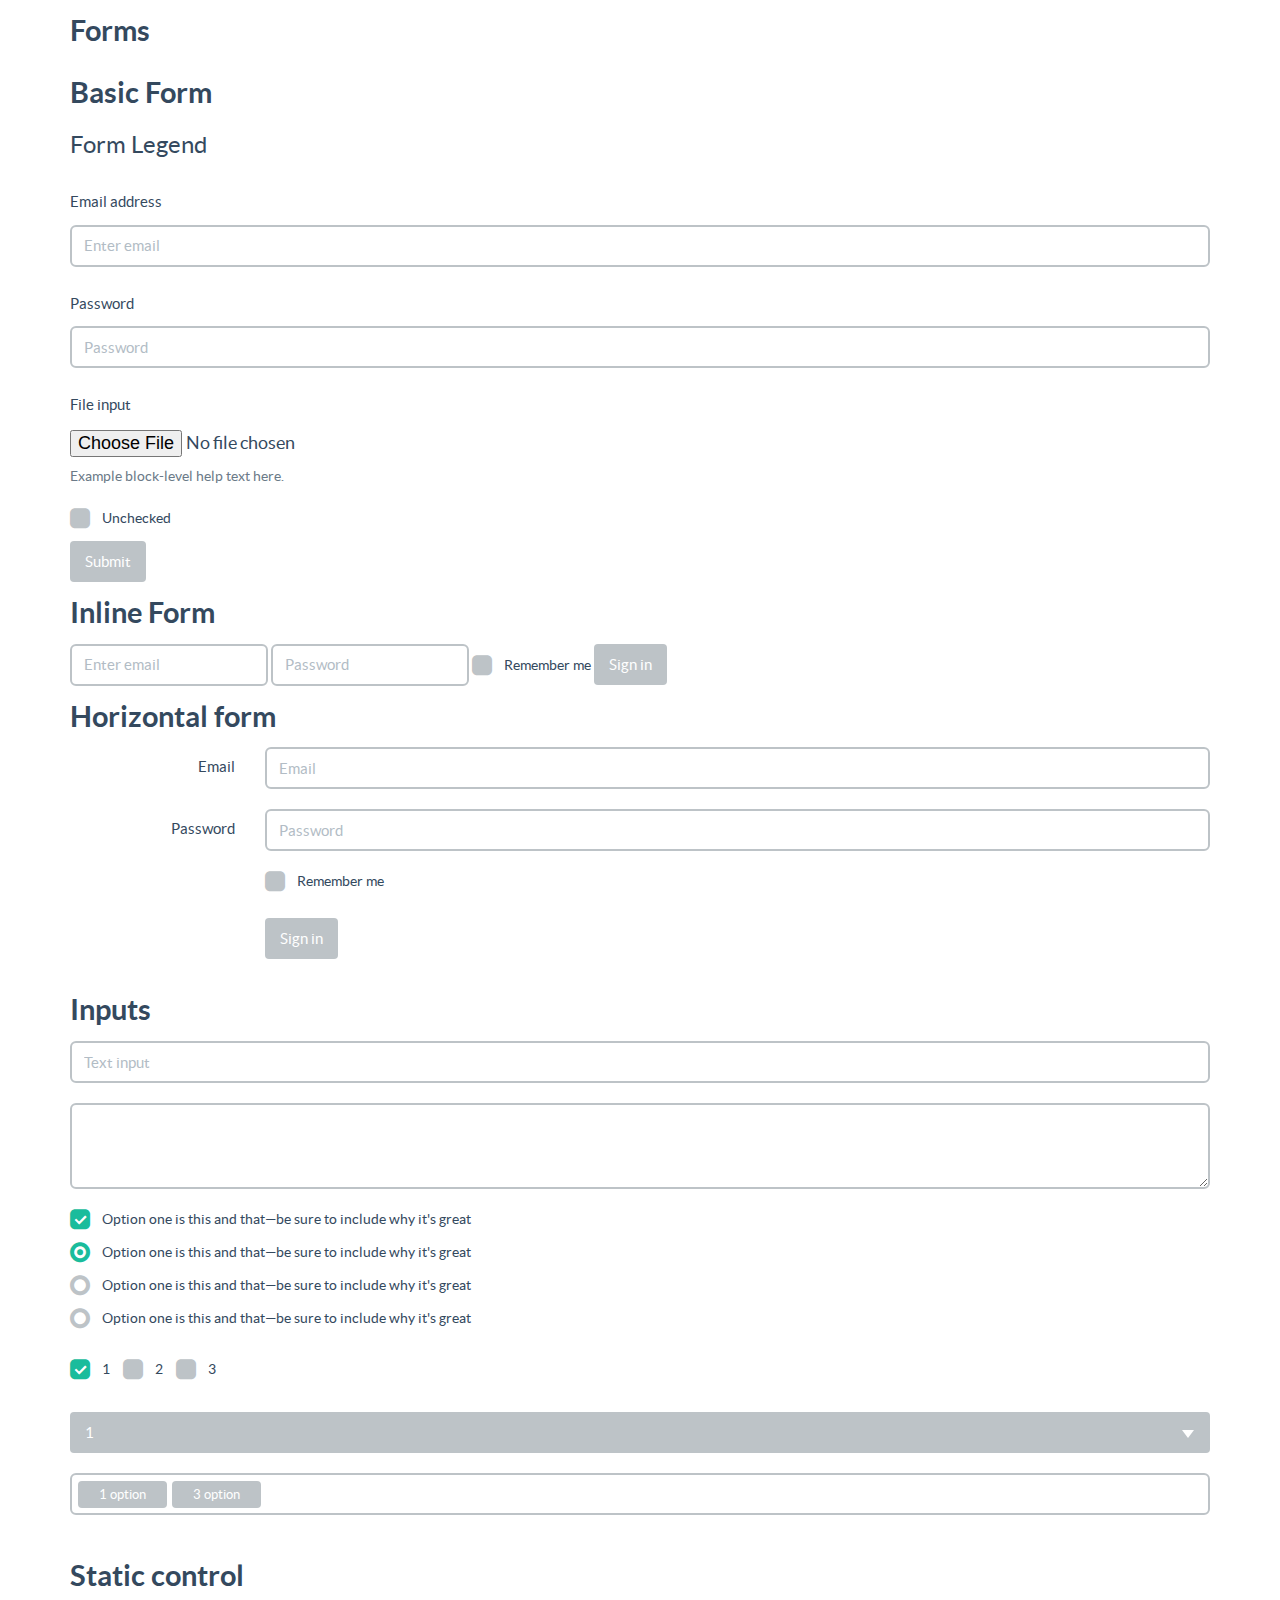
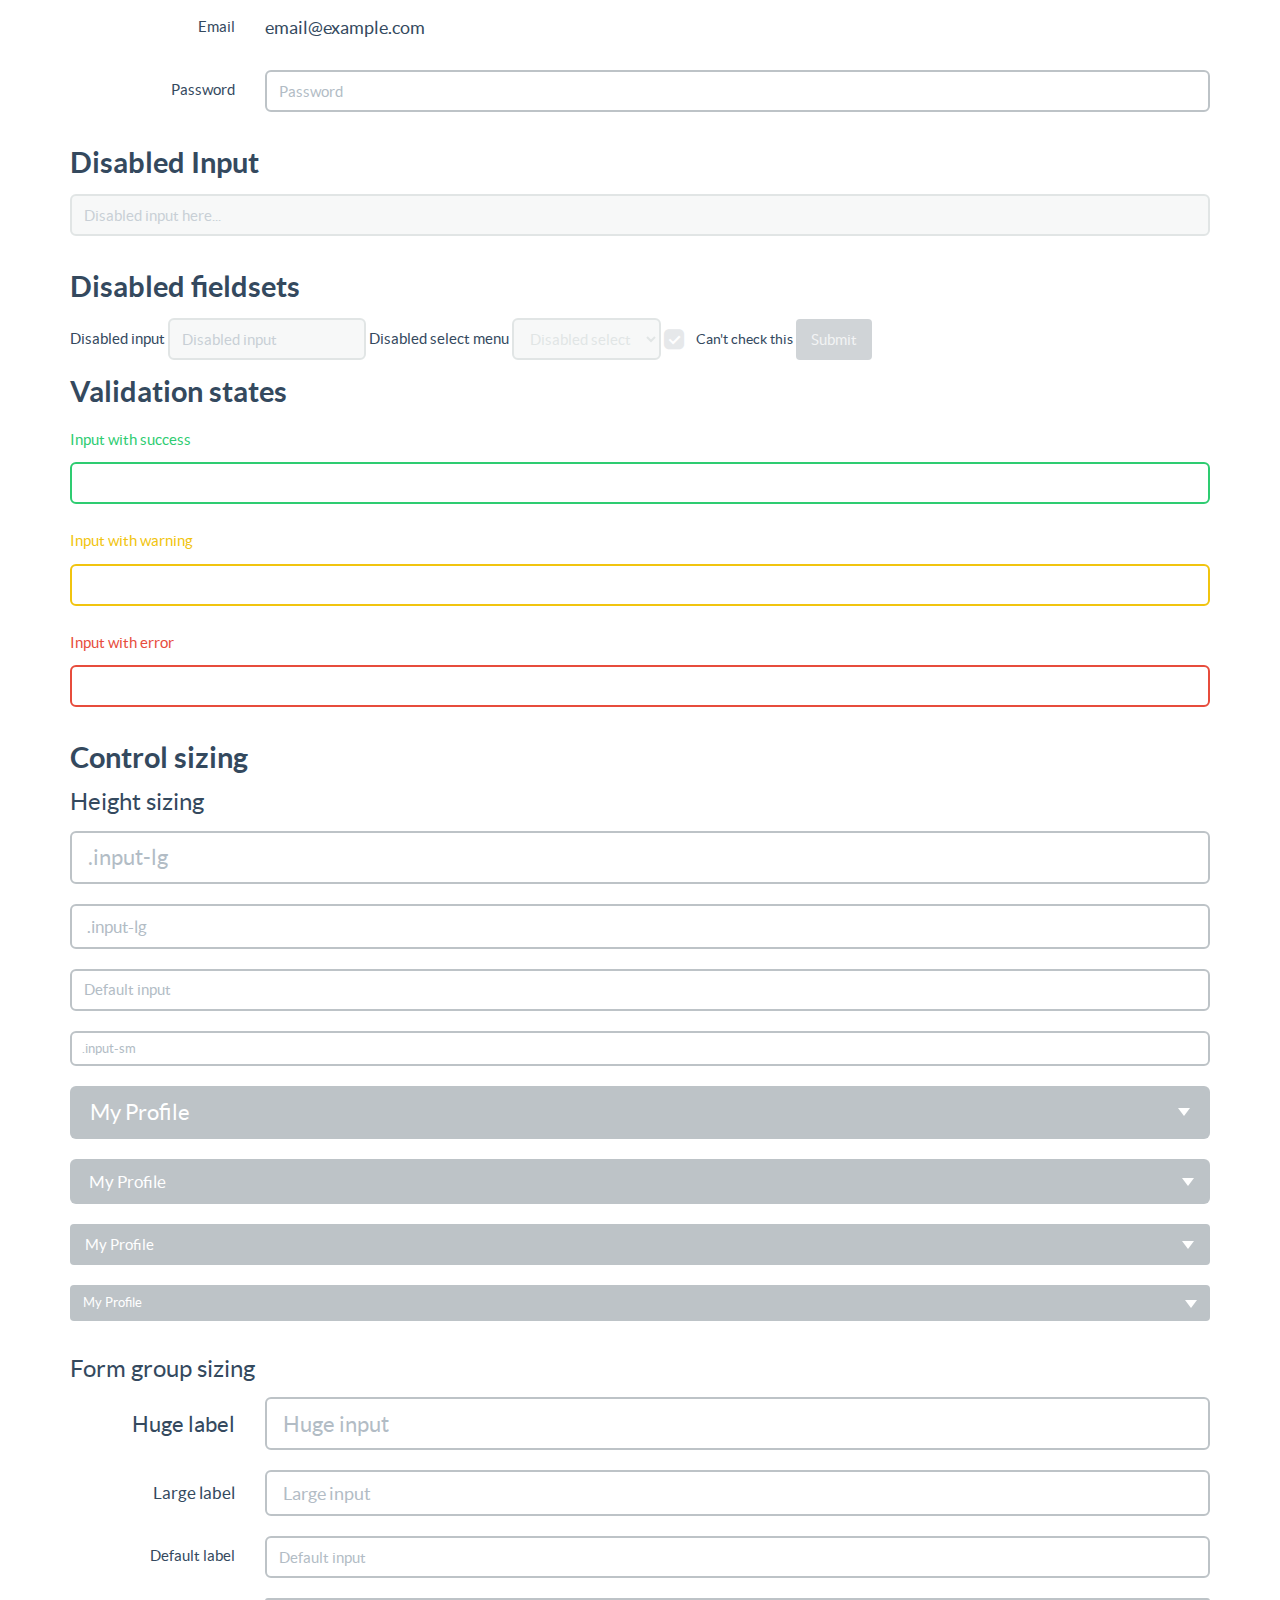
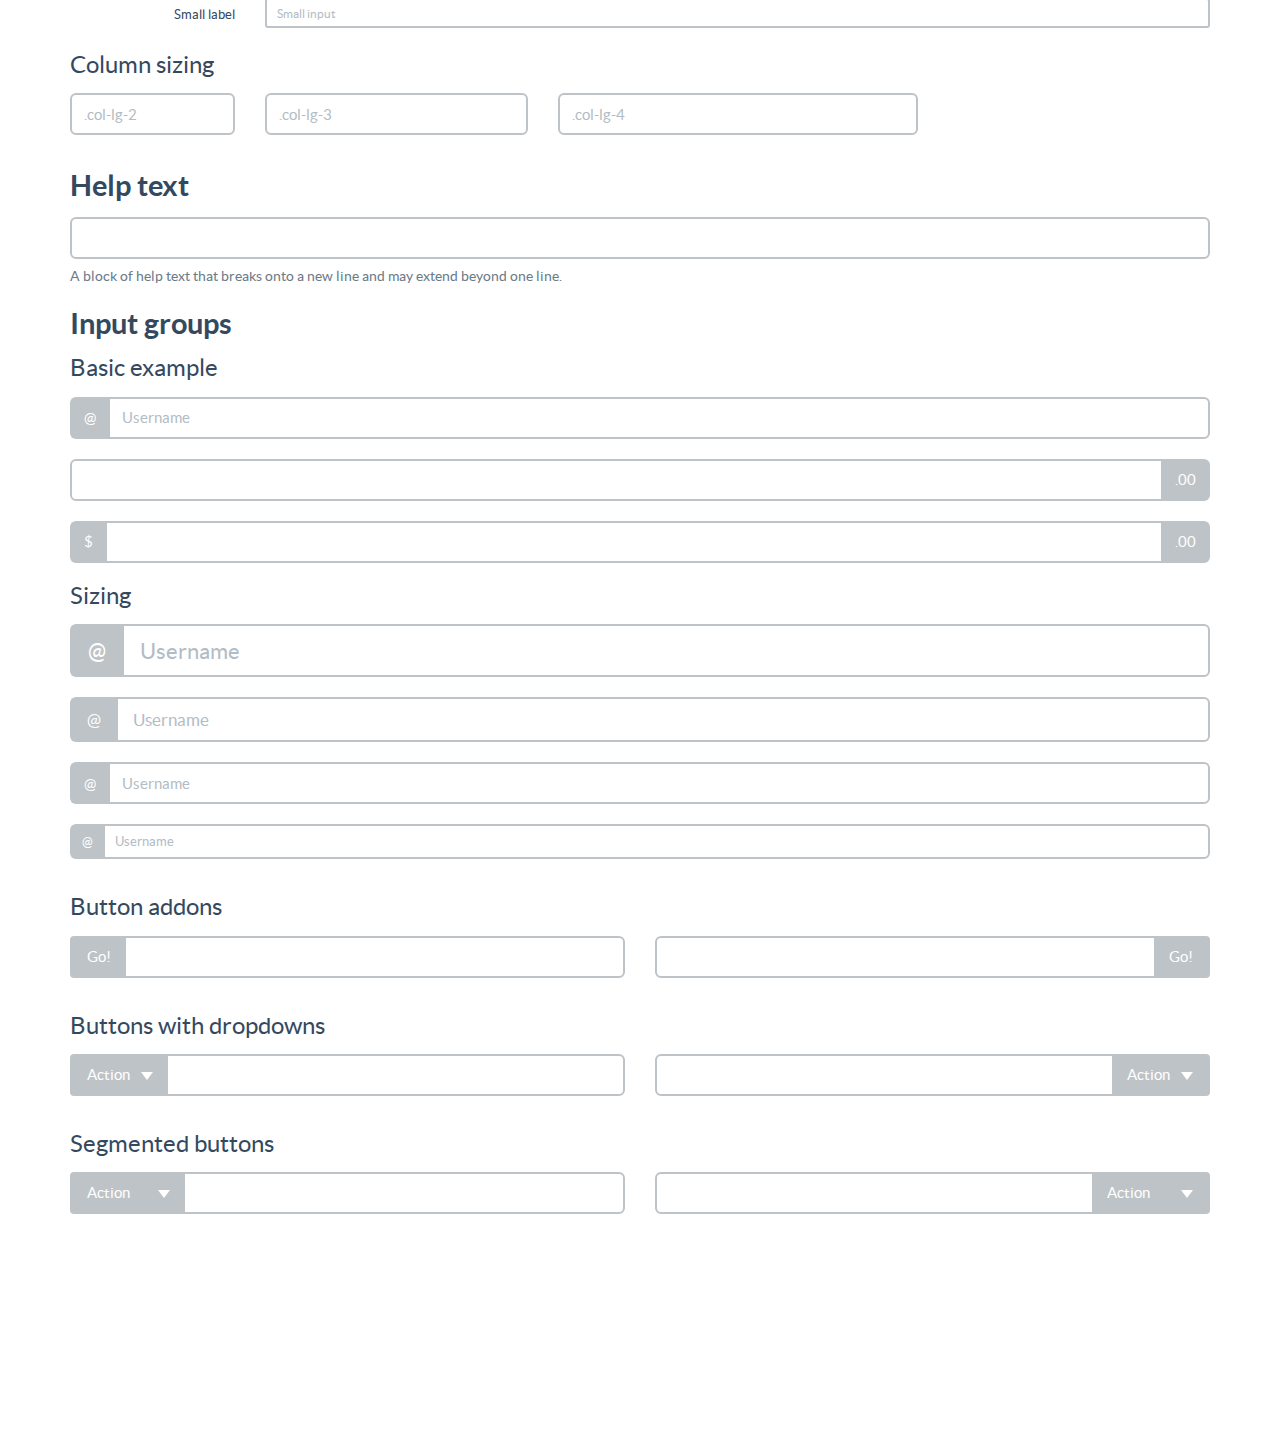
<file: public/Flat-UI/docs/examples/forms.html>
<!DOCTYPE html>
<html lang="en">
  <head>
    <meta charset="utf-8">
    <title>Flat UI Free</title>
    <meta name="viewport" content="width=device-width, initial-scale=1.0">

    <!-- Loading Bootstrap -->
    <link href="../../dist/css/vendor/bootstrap.min.css" rel="stylesheet">

    <!-- Loading Flat UI -->
    <link href="../../dist/css/flat-ui.css" rel="stylesheet">

    <link rel="shortcut icon" href="../../dist/img/favicon.ico">

    <!-- HTML5 shim, for IE6-8 support of HTML5 elements. All other JS at the end of file. -->
    <!--[if lt IE 9]>
      <script src="../../dist/js/vendor/html5shiv.js"></script>
      <script src="../../dist/js/vendor/respond.min.js"></script>
    <![endif]-->
  </head>
  <body>

    <style>
      body {
        padding-bottom: 200px;
      }
    </style>

    <div class="container">
      <h4>Forms</h4>
      <div class="row">
        <div class="col-md-12">
          <h4>Basic Form</h4>
          <form role="form">
            <legend>Form Legend</legend>
            <div class="form-group">
              <label for="exampleInputEmail1">Email address</label>
              <input type="email" class="form-control" id="exampleInputEmail1" placeholder="Enter email">
            </div>
            <div class="form-group">
              <label for="exampleInputPassword1">Password</label>
              <input type="password" class="form-control" id="exampleInputPassword1" placeholder="Password">
            </div>
            <div class="form-group">
              <label for="exampleInputFile">File input</label>
              <input type="file" id="exampleInputFile">
              <p class="help-block">Example block-level help text here.</p>
            </div>
            <label class="checkbox" for="checkbox1">
              <input type="checkbox" data-toggle="checkbox" value="" id="checkbox1" required>
              Unchecked
            </label>
            <button type="submit" class="btn btn-default">Submit</button>
          </form>
        </div><!-- /.col-md-12 -->
      </div><!-- /.row -->
      <div class="row">
        <div class="col-md-12">
          <h4>Inline Form</h4>
          <form class="form-inline" role="form">
            <div class="form-group">
              <label class="sr-only" for="exampleInputEmail2">Email address</label>
              <input type="email" class="form-control" id="exampleInputEmail2" placeholder="Enter email">
            </div>
            <div class="form-group">
              <label class="sr-only" for="exampleInputPassword2">Password</label>
              <input type="password" class="form-control" id="exampleInputPassword2" placeholder="Password">
            </div>
            <div class="form-group">
              <label class="checkbox" for="checkbox2">
                <input type="checkbox" data-toggle="checkbox" value="" id="checkbox2" required>
                Remember me
              </label>
            </div>
            <button type="submit" class="btn btn-default">Sign in</button>
          </form>
        </div><!-- /.col-md-12 -->
      </div><!-- /.row -->
      <div class="row">
        <div class="col-md-12">
          <h4>Horizontal form</h4>
          <form class="form-horizontal" role="form">
            <div class="form-group">
              <label for="inputEmail1" class="col-lg-2 control-label">Email</label>
              <div class="col-lg-10">
                <input type="email" class="form-control" id="inputEmail1" placeholder="Email">
              </div>
            </div>
            <div class="form-group">
              <label for="inputPassword1" class="col-lg-2 control-label">Password</label>
              <div class="col-lg-10">
                <input type="password" class="form-control" id="inputPassword1" placeholder="Password">
              </div>
            </div>
            <div class="form-group">
              <div class="col-lg-offset-2 col-lg-10">
                <label class="checkbox" for="checkbox3">
                  <input type="checkbox" data-toggle="checkbox" value="" id="checkbox3" required>
                  Remember me
                </label>
              </div>
            </div>
            <div class="form-group">
              <div class="col-lg-offset-2 col-lg-10">
                <button type="submit" class="btn btn-default">Sign in</button>
              </div>
            </div>
          </form>
        </div><!-- /.col-md-12 -->
      </div><!-- /.row -->
      <div class="row">
        <div class="col-md-12">
          <h4>Inputs</h4>
          <form action="#" class="form">
            <div class="form-group">
              <input type="text" class="form-control" placeholder="Text input">
            </div>
            <div class="form-group">
              <textarea class="form-control" rows="3"></textarea>
            </div>
            <div class="form-group">
              <label class="checkbox" for="checkbox4">
                <input type="checkbox" data-toggle="checkbox" value="" id="checkbox4" required checked>
                 Option one is this and that&mdash;be sure to include why it's great
              </label>
              <label class="radio" for="radio4a">
                <input type="radio" name="optionsRadios" data-toggle="radio" value="" id="radio4a" required checked>
                 Option one is this and that&mdash;be sure to include why it's great
              </label>
              <label class="radio" for="radio4b">
                <input type="radio" name="optionsRadios" data-toggle="radio" value="" id="radio4b" required>
                 Option one is this and that&mdash;be sure to include why it's great
              </label>
              <label class="radio" for="radio4c">
                <input type="radio" name="optionsRadios" data-toggle="radio" value="" id="radio4c" required>
                 Option one is this and that&mdash;be sure to include why it's great
              </label>
            </div>
            <div class="form-group">
              <label class="checkbox checkbox-inline" for="checkbox5a">
                <input type="checkbox" data-toggle="checkbox" value="" id="checkbox5a" required checked> 1
              </label>
              <label class="checkbox checkbox-inline" for="checkbox5b">
                <input type="checkbox" data-toggle="checkbox" value="" id="checkbox5b" required > 2
              </label>
              <label class="checkbox checkbox-inline" for="checkbox5c">
                <input type="checkbox" data-toggle="checkbox" value="" id="checkbox5c" required > 3
              </label>
            </div>
            <div class="form-group">
              <select data-toggle="select" class="form-control select select-default">
                <option>1</option>
                <option>2</option>
                <option>3</option>
                <option>4</option>
                <option>5</option>
              </select>
            </div>
            <div class="form-group">
              <select data-toggle="select" multiple class="form-control multiselect multiselect-default mrs mbm">
                <option value="0" selected>1 option</option>
                <option value="1">2 option</option>
                <option value="2" selected>3 option</option>
                <option value="3">4 option</option>
                <option value="4">5 option</option>
              </select>
            </div>
          </form>
        </div>
      </div><!-- /.row -->
      <div class="row">
        <div class="col-md-12">
          <h4>Static control</h4>
          <form class="form-horizontal" role="form">
            <div class="form-group">
              <label class="col-lg-2 control-label">Email</label>
              <div class="col-lg-10">
                <p class="form-control-static">email@example.com</p>
              </div>
            </div>
            <div class="form-group">
              <label for="inputPassword" class="col-lg-2 control-label">Password</label>
              <div class="col-lg-10">
                <input type="password" class="form-control" id="inputPassword" placeholder="Password">
              </div>
            </div>
          </form>
        </div>
      </div><!-- /.row -->
      <div class="row">
        <div class="col-md-12">
          <h4>Disabled Input</h4>
          <form action="#" class="form">
            <div class="form-group">
              <input class="form-control" id="disabledInput" type="text" placeholder="Disabled input here..." disabled>
            </div>
          </form>
        </div>
      </div><!-- /.row -->
      <div class="row">
        <div class="col-md-12">
          <h4>Disabled fieldsets</h4>
          <form class="form-inline" role="form">
            <fieldset disabled>
              <div class="form-group">
                <label for="disabledTextInput">Disabled input</label>
                <input type="text" id="disabledTextInput" class="form-control" placeholder="Disabled input">
              </div>
              <div class="form-group">
                <label for="disabledSelect">Disabled select menu</label>
                <select id="disabledSelect" class="form-control">
                  <option>Disabled select</option>
                </select>
              </div>
              <label class="checkbox checkbox-inline" for="checkbox6">
                <input type="checkbox" data-toggle="checkbox" value="" id="checkbox6" required checked> Can't check this
              </label>
              <button type="submit" class="btn btn-primary">Submit</button>
            </fieldset>
          </form>
        </div>
      </div><!-- /.row -->
      <div class="row">
        <div class="col-md-12">
          <h4>Validation states</h4>
          <div class="form-group has-success">
            <label class="control-label" for="inputSuccess">Input with success</label>
            <input type="text" class="form-control" id="inputSuccess">
          </div>
          <div class="form-group has-warning">
            <label class="control-label" for="inputWarning">Input with warning</label>
            <input type="text" class="form-control" id="inputWarning">
          </div>
          <div class="form-group has-error">
            <label class="control-label" for="inputError">Input with error</label>
            <input type="text" class="form-control" id="inputError">
          </div>
        </div>
      </div><!-- /.row -->
      <div class="row">
        <div class="col-md-12">
          <h4>Control sizing</h4>
          <h6>Height sizing</h6>
          <div class="form-group">
            <input class="form-control input-hg" type="text" placeholder=".input-lg">
          </div>
          <div class="form-group">
            <input class="form-control input-lg" type="text" placeholder=".input-lg">
          </div>
          <div class="form-group">
            <input class="form-control" type="text" placeholder="Default input">
          </div>
          <div class="form-group">
            <input class="form-control input-sm" type="text" placeholder=".input-sm">
          </div>

          <div class="form-group">
            <select data-toggle="select" class="form-control select select-default select-hg">
              <optgroup label="Profile">
                <option value="0">My Profile</option>
                <option value="1">My Friends</option>
              </optgroup>
              <optgroup label="System">
                <option value="2">Messages</option>
                <option value="3">My Settings</option>
                <option value="4" class="highlighted">Logout</option>
              </optgroup>
            </select>
          </div>
          <div class="form-group">
            <select data-toggle="select" class="form-control select select-default select-lg">
              <optgroup label="Profile">
                <option value="0">My Profile</option>
                <option value="1">My Friends</option>
              </optgroup>
              <optgroup label="System">
                <option value="2">Messages</option>
                <option value="3">My Settings</option>
                <option value="4" class="highlighted">Logout</option>
              </optgroup>
            </select>
          </div>
          <div class="form-group">
            <select data-toggle="select" class="form-control select select-default">
              <optgroup label="Profile">
                <option value="0">My Profile</option>
                <option value="1">My Friends</option>
              </optgroup>
              <optgroup label="System">
                <option value="2">Messages</option>
                <option value="3">My Settings</option>
                <option value="4" class="highlighted">Logout</option>
              </optgroup>
            </select>
          </div>
          <div class="form-group">
            <select data-toggle="select" class="form-control select select-default select-sm">
              <optgroup label="Profile">
                <option value="0">My Profile</option>
                <option value="1">My Friends</option>
              </optgroup>
              <optgroup label="System">
                <option value="2">Messages</option>
                <option value="3">My Settings</option>
                <option value="4" class="highlighted">Logout</option>
              </optgroup>
            </select>
          </div>
        </div>
      </div>
      <h6>Form group sizing</h6>
      <form class="form-horizontal" role="form">
        <div class="form-group form-group-hg">
          <label class="col-sm-2 control-label" for="formGroupInputHuge">Huge label</label>
          <div class="col-sm-10">
            <input class="form-control" type="text" id="formGroupInputHuge" placeholder="Huge input">
          </div>
        </div>
        <div class="form-group form-group-lg">
          <label class="col-sm-2 control-label" for="formGroupInputLarge">Large label</label>
          <div class="col-sm-10">
            <input class="form-control" type="text" id="formGroupInputLarge" placeholder="Large input">
          </div>
        </div>
        <div class="form-group">
          <label class="col-sm-2 control-label" for="formGroupInputDefault">Default label</label>
          <div class="col-sm-10">
            <input class="form-control" type="text" id="formGroupInputDefault" placeholder="Default input">
          </div>
        </div>
        <div class="form-group form-group-sm">
          <label class="col-sm-2 control-label" for="formGroupInputSmall">Small label</label>
          <div class="col-sm-10">
            <input class="form-control" type="text" id="formGroupInputSmall" placeholder="Small input">
          </div>
        </div>
      </form>
      <h6>Column sizing</h6>
      <div class="row">
        <div class="col-lg-2">
          <div class="form-group">
            <input type="text" class="form-control" placeholder=".col-lg-2">
          </div><!-- /.form-group -->
        </div>
        <div class="col-lg-3">
          <div class="form-group">
            <input type="text" class="form-control" placeholder=".col-lg-3">
          </div><!-- /.form-group -->
        </div>
        <div class="col-lg-4">
          <div class="form-group">
            <input type="text" class="form-control" placeholder=".col-lg-4">
          </div><!-- /.form-group -->
        </div>
      </div>
      <div class="row">
        <div class="col-md-12">
          <h4>Help text</h4>
          <form class="form">
            <input type="text" class="form-control">
            <span class="help-block">A block of help text that breaks onto a new line and may extend beyond one line.</span>
          </form>
        </div>
      </div>
      <div class="row">
        <div class="col-md-12">
          <h4>Input groups</h4>
          <h6>Basic example</h6>
          <div class="form-group">
            <div class="input-group">
              <span class="input-group-addon">@</span>
              <input type="text" class="form-control" placeholder="Username">
            </div>
          </div>
          <div class="form-group">
            <div class="input-group">
              <input type="text" class="form-control">
              <span class="input-group-addon">.00</span>
            </div>
          </div>
          <div class="form-group">
            <div class="input-group">
              <span class="input-group-addon">$</span>
              <input type="text" class="form-control">
              <span class="input-group-addon">.00</span>
            </div>
          </div>
          <h6>Sizing</h6>
          <div class="form-group">
            <div class="input-group input-group-hg">
              <span class="input-group-addon">@</span>
              <input type="text" class="form-control input-hg" placeholder="Username">
            </div>
          </div>
          <div class="form-group">
            <div class="input-group input-group-lg">
              <span class="input-group-addon">@</span>
              <input type="text" class="form-control input-lg" placeholder="Username">
            </div>
          </div>

          <div class="form-group">
            <div class="input-group">
              <span class="input-group-addon">@</span>
              <input type="text" class="form-control" placeholder="Username">
            </div>
          </div>

          <div class="form-group">
            <div class="input-group input-group-sm">
              <span class="input-group-addon">@</span>
              <input type="text" class="form-control" placeholder="Username">
            </div>
          </div>

        </div>
      </div><!-- /.row -->
      <h6>Button addons</h6>
      <div class="row">
        <div class="col-lg-6">
          <div class="form-group">
            <div class="input-group">
              <span class="input-group-btn">
                <button class="btn btn-default" type="button">Go!</button>
              </span>
              <input type="text" class="form-control">
            </div><!-- /input-group -->
          </div>
        </div><!-- /.col-lg-6 -->
        <div class="col-lg-6">
          <div class="form-group">
            <div class="input-group">
              <input type="text" class="form-control">
              <span class="input-group-btn">
                <button class="btn btn-default" type="button">Go!</button>
              </span>
            </div><!-- /input-group -->
          </div><!-- /.form-group -->
        </div><!-- /.col-lg-6 -->
      </div><!-- /.row -->
      <h6>Buttons with dropdowns</h6>
      <div class="row">
        <div class="col-lg-6">
          <div class="form-group">
            <div class="input-group">
              <div class="input-group-btn">
                <button type="button" class="btn btn-default dropdown-toggle" data-toggle="dropdown">Action <span class="caret"></span></button>
                <ul class="dropdown-menu">
                  <li><a href="#">Action</a></li>
                  <li><a href="#">Another action</a></li>
                  <li><a href="#">Something else here</a></li>
                  <li class="divider"></li>
                  <li><a href="#">Separated link</a></li>
                </ul>
              </div><!-- /btn-group -->
              <input type="text" class="form-control">
            </div><!-- /input-group -->
          </div><!-- /.form-group -->
        </div><!-- /.col-lg-6 -->
        <div class="col-lg-6">
          <div class="form-group">
            <div class="input-group">
              <input type="text" class="form-control">
              <div class="input-group-btn">
                <button type="button" class="btn btn-default dropdown-toggle" data-toggle="dropdown">Action <span class="caret"></span></button>
                <ul class="dropdown-menu pull-right">
                  <li><a href="#">Action</a></li>
                  <li><a href="#">Another action</a></li>
                  <li><a href="#">Something else here</a></li>
                  <li class="divider"></li>
                  <li><a href="#">Separated link</a></li>
                </ul>
              </div><!-- /btn-group -->
            </div><!-- /input-group -->
          </div><!-- /.form-group -->
        </div><!-- /.col-lg-6 -->
      </div><!-- /.row -->
      <h6>Segmented buttons</h6>
      <div class="row">
        <div class="col-lg-6">
          <div class="form-group">
            <div class="input-group">
              <div class="input-group-btn">
                <button tabindex="-1" class="btn btn-default" type="button">Action</button>
                <button tabindex="-1" data-toggle="dropdown" class="btn btn-default dropdown-toggle" type="button">
                  <span class="caret"></span>
                </button>
                <ul role="menu" class="dropdown-menu">
                  <li><a href="#">Action</a></li>
                  <li><a href="#">Another action</a></li>
                  <li><a href="#">Something else here</a></li>
                  <li class="divider"></li>
                  <li><a href="#">Separated link</a></li>
                </ul>
              </div>
              <input type="text" class="form-control">
            </div><!-- /.input-group -->
          </div><!-- /.form-group -->
        </div><!-- /.col-lg-6 -->
        <div class="col-lg-6">
          <div class="form-group">
            <div class="input-group">
              <input type="text" class="form-control">
              <div class="input-group-btn">
                <button tabindex="-1" class="btn btn-default" type="button">Action</button>
                <button tabindex="-1" data-toggle="dropdown" class="btn btn-default dropdown-toggle" type="button">
                  <span class="caret"></span>
                </button>
                <ul role="menu" class="dropdown-menu pull-right">
                  <li><a href="#">Action</a></li>
                  <li><a href="#">Another action</a></li>
                  <li><a href="#">Something else here</a></li>
                  <li class="divider"></li>
                  <li><a href="#">Separated link</a></li>
                </ul>
              </div>
            </div><!-- /.input-group -->
          </div><!-- /.form-group -->
        </div><!-- /.col-lg-6 -->
      </div><!-- /.row -->
    </div><!-- /.container -->

    <!-- jQuery (necessary for Bootstrap's JavaScript plugins) -->
    <script src="../../dist/js/vendor/jquery.min.js"></script>
    <!-- Include all compiled plugins (below), or include individual files as needed -->
    <script src="../../dist/js/flat-ui.min.js"></script>

    <script src="../assets/js/application.js"></script>

  </body>
</html>
</file>
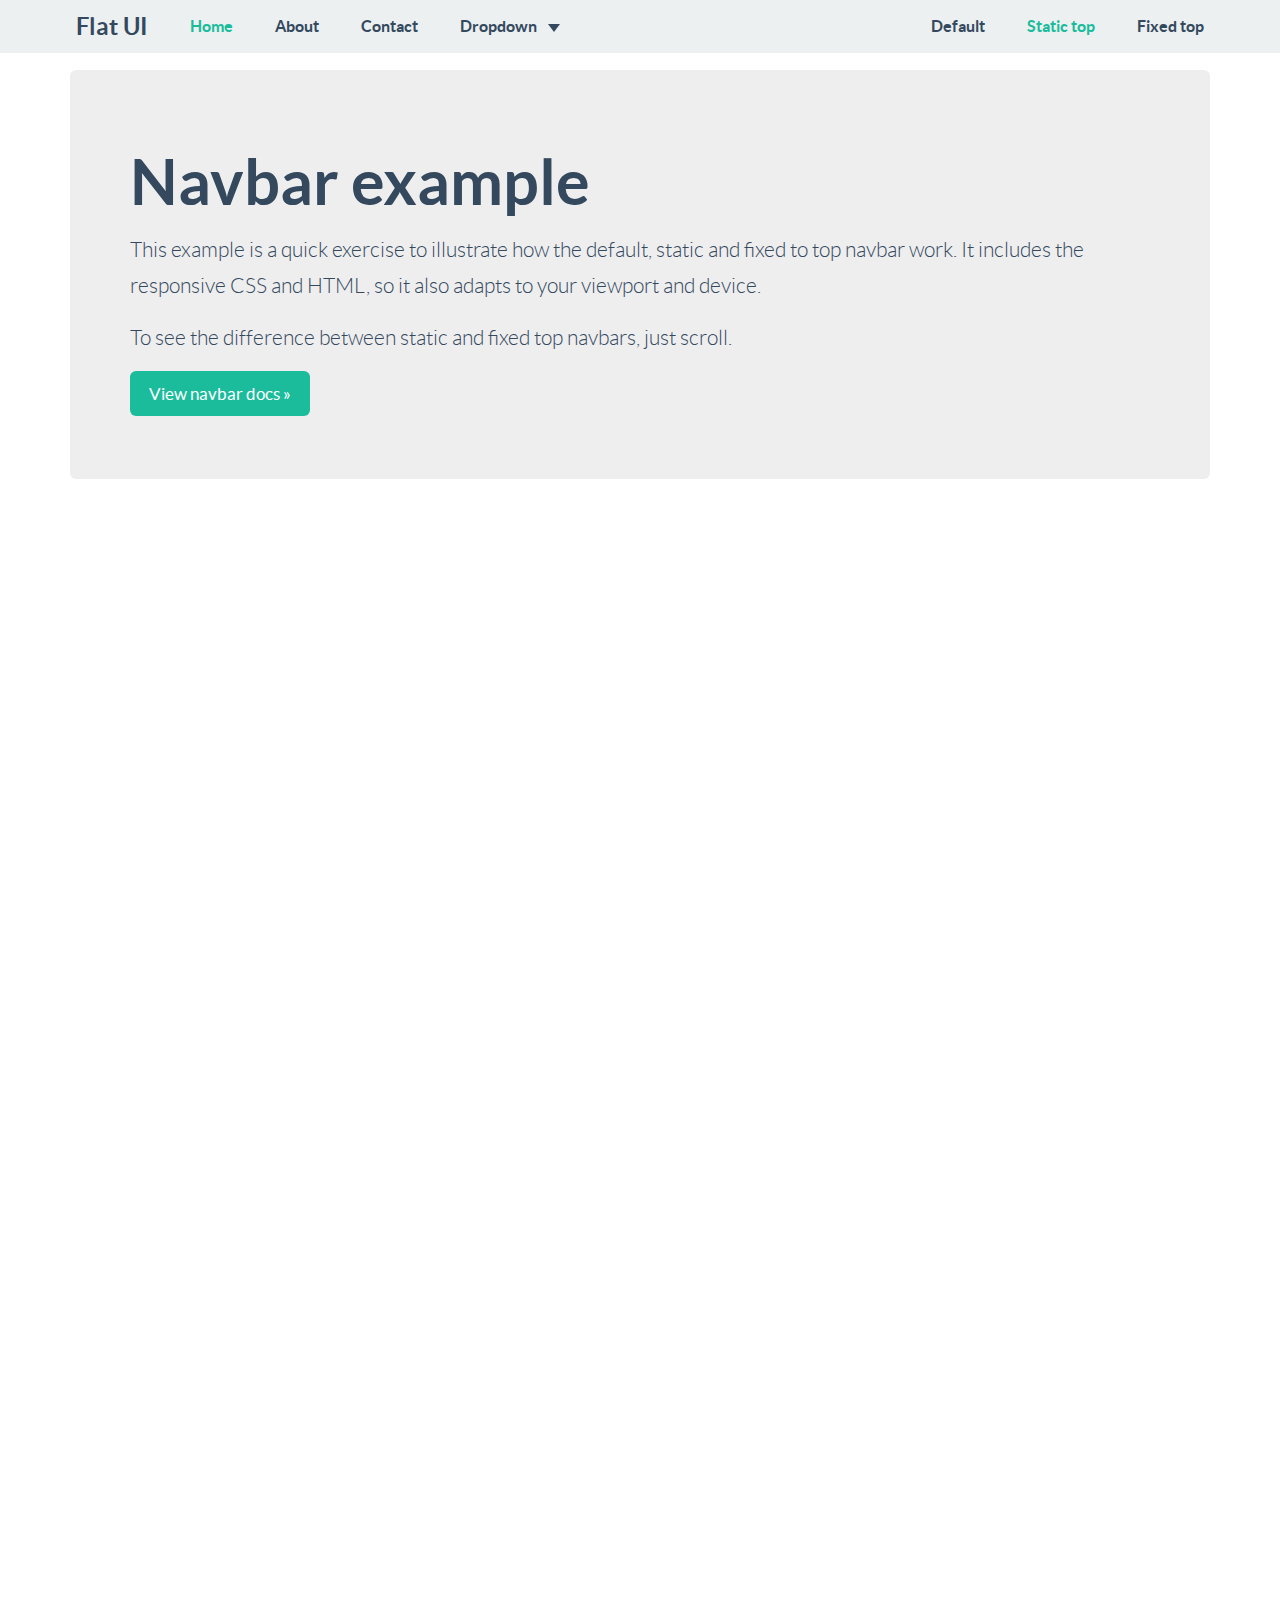
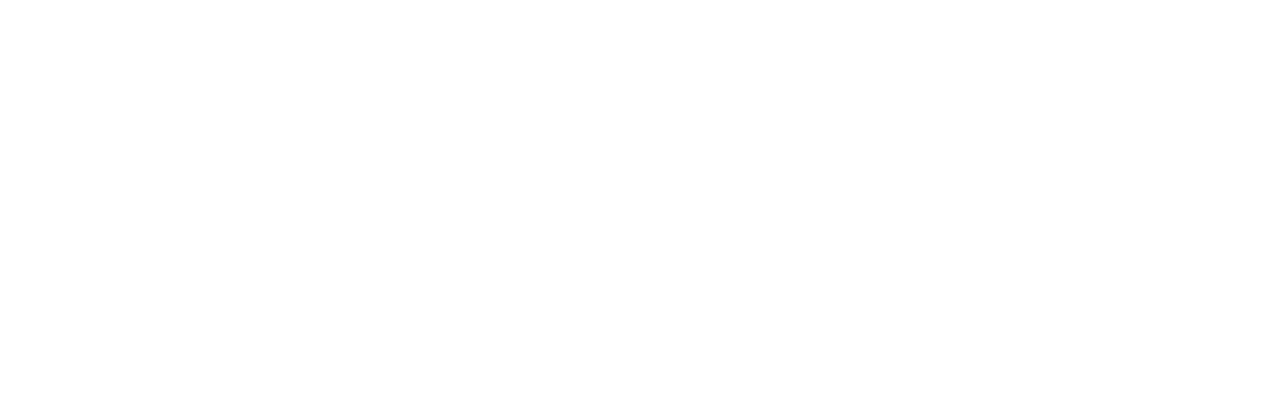
<file: public/Flat-UI/docs/examples/navbar-fixed-top.html>
<!DOCTYPE html>
<html lang="en">
  <head>
    <meta charset="utf-8">
    <title>Flat UI Free</title>
    <meta name="viewport" content="width=device-width, initial-scale=1.0">

    <!-- Loading Bootstrap -->
    <link href="../../dist/css/vendor/bootstrap.min.css" rel="stylesheet">

    <!-- Loading Flat UI -->
    <link href="../../dist/css/flat-ui.css" rel="stylesheet">

    <link rel="shortcut icon" href="../../dist/img/favicon.ico">

    <!-- HTML5 shim, for IE6-8 support of HTML5 elements. All other JS at the end of file. -->
    <!--[if lt IE 9]>
      <script src="../../dist/js/vendor/html5shiv.js"></script>
      <script src="../../dist/js/vendor/respond.min.js"></script>
    <![endif]-->
  </head>
  <body>
    <style>
      body {
        min-height: 2000px;
        padding-top: 70px;
      }
    </style>

    <!-- Static navbar -->
    <div class="navbar navbar-default navbar-fixed-top" role="navigation">
      <div class="container">
        <div class="navbar-header">
          <button type="button" class="navbar-toggle" data-toggle="collapse" data-target=".navbar-collapse">
            <span class="sr-only">Toggle navigation</span>
          </button>
          <a class="navbar-brand" href="#">Flat UI</a>
        </div>
        <div class="navbar-collapse collapse">
          <ul class="nav navbar-nav">
            <li class="active"><a href="#">Home</a></li>
            <li><a href="#about">About</a></li>
            <li><a href="#contact">Contact</a></li>
            <li class="dropdown">
              <a href="#" class="dropdown-toggle" data-toggle="dropdown">Dropdown <b class="caret"></b></a>
              <ul class="dropdown-menu">
                <li><a href="#">Action</a></li>
                <li><a href="#">Another action</a></li>
                <li><a href="#">Something else here</a></li>
                <li class="divider"></li>
                <li class="dropdown-header">Nav header</li>
                <li><a href="#">Separated link</a></li>
                <li><a href="#">One more separated link</a></li>
              </ul>
            </li>
          </ul>
          <ul class="nav navbar-nav navbar-right">
            <li><a href="../navbar/">Default</a></li>
            <li class="active"><a href="./">Static top</a></li>
            <li><a href="../navbar-fixed-top/">Fixed top</a></li>
          </ul>
        </div><!--/.nav-collapse -->
      </div>
    </div>


    <div class="container">

      <!-- Main component for a primary marketing message or call to action -->
      <div class="jumbotron">
        <h1>Navbar example</h1>
        <p>This example is a quick exercise to illustrate how the default, static and fixed to top navbar work. It includes the responsive CSS and HTML, so it also adapts to your viewport and device.</p>
        <p>To see the difference between static and fixed top navbars, just scroll.</p>
        <p>
          <a class="btn btn-lg btn-primary" href="../../components/#navbar" role="button">View navbar docs &raquo;</a>
        </p>
      </div>

    </div> <!-- /container -->

    <!-- jQuery (necessary for Bootstrap's JavaScript plugins) -->
    <script src="../../dist/js/vendor/jquery.min.js"></script>
    <!-- Include all compiled plugins (below), or include individual files as needed -->
    <script src="../../dist/js/flat-ui.min.js"></script>

    <script src="../assets/js/application.js"></script>

  </body>
</html>
</file>
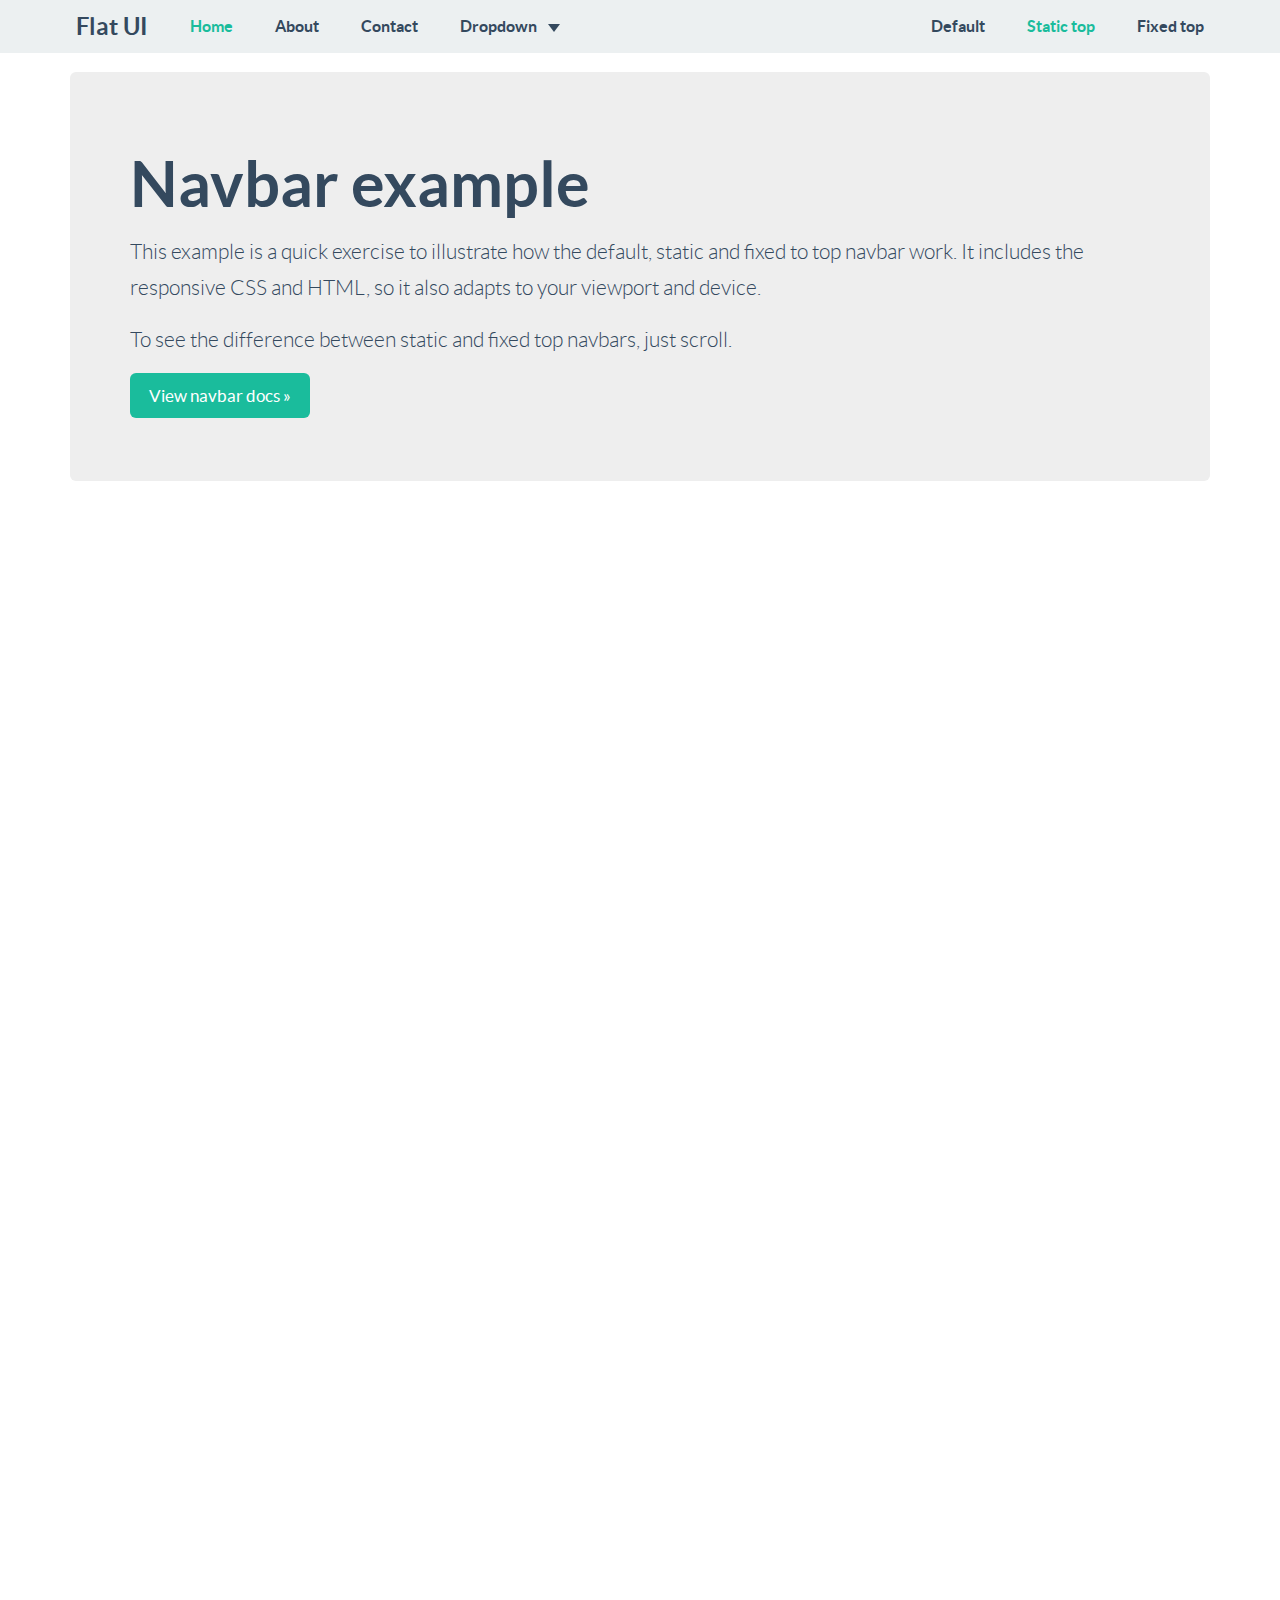
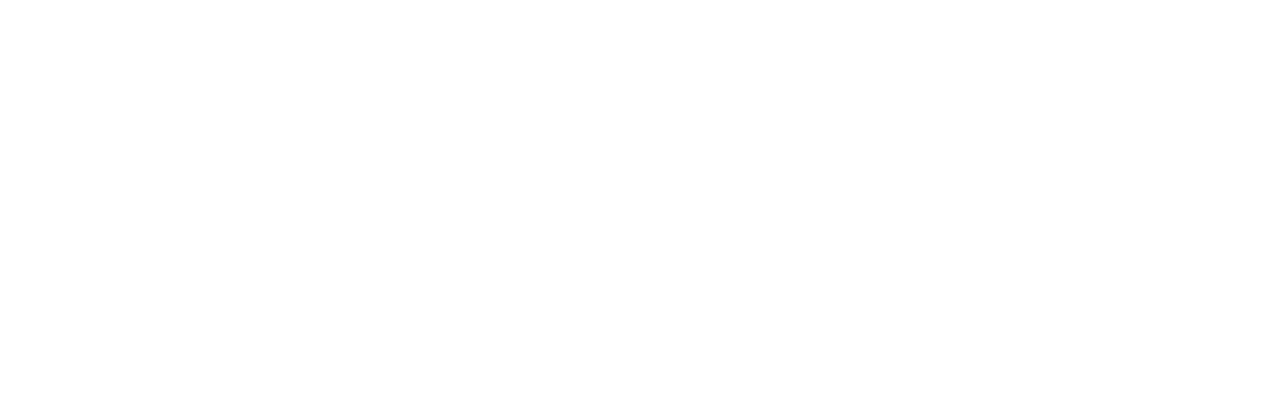
<file: public/Flat-UI/docs/examples/navbar-static-top.html>
<!DOCTYPE html>
<html lang="en">
  <head>
    <meta charset="utf-8">
    <title>Flat UI Free</title>
    <meta name="viewport" content="width=device-width, initial-scale=1.0">

    <!-- Loading Bootstrap -->
    <link href="../../dist/css/vendor/bootstrap.min.css" rel="stylesheet">

    <!-- Loading Flat UI -->
    <link href="../../dist/css/flat-ui.css" rel="stylesheet">

    <link rel="shortcut icon" href="../../dist/img/favicon.ico">

    <!-- HTML5 shim, for IE6-8 support of HTML5 elements. All other JS at the end of file. -->
    <!--[if lt IE 9]>
      <script src="../../dist/js/vendor/html5shiv.js"></script>
      <script src="../../dist/js/vendor/respond.min.js"></script>
    <![endif]-->
  </head>
  <body>
    <style>
      body {
        min-height: 2000px;
      }

      .navbar-static-top {
        margin-bottom: 19px;
      }
    </style>

    <!-- Static navbar -->
    <div class="navbar navbar-default navbar-static-top" role="navigation">
      <div class="container">
        <div class="navbar-header">
          <button type="button" class="navbar-toggle" data-toggle="collapse" data-target=".navbar-collapse">
            <span class="sr-only">Toggle navigation</span>
          </button>
          <a class="navbar-brand" href="#">Flat UI</a>
        </div>
        <div class="navbar-collapse collapse">
          <ul class="nav navbar-nav">
            <li class="active"><a href="#">Home</a></li>
            <li><a href="#about">About</a></li>
            <li><a href="#contact">Contact</a></li>
            <li class="dropdown">
              <a href="#" class="dropdown-toggle" data-toggle="dropdown">Dropdown <b class="caret"></b></a>
              <ul class="dropdown-menu">
                <li><a href="#">Action</a></li>
                <li><a href="#">Another action</a></li>
                <li><a href="#">Something else here</a></li>
                <li class="divider"></li>
                <li class="dropdown-header">Nav header</li>
                <li><a href="#">Separated link</a></li>
                <li><a href="#">One more separated link</a></li>
              </ul>
            </li>
          </ul>
          <ul class="nav navbar-nav navbar-right">
            <li><a href="../navbar/">Default</a></li>
            <li class="active"><a href="./">Static top</a></li>
            <li><a href="../navbar-fixed-top/">Fixed top</a></li>
          </ul>
        </div><!--/.nav-collapse -->
      </div>
    </div>


    <div class="container">

      <!-- Main component for a primary marketing message or call to action -->
      <div class="jumbotron">
        <h1>Navbar example</h1>
        <p>This example is a quick exercise to illustrate how the default, static and fixed to top navbar work. It includes the responsive CSS and HTML, so it also adapts to your viewport and device.</p>
        <p>To see the difference between static and fixed top navbars, just scroll.</p>
        <p>
          <a class="btn btn-lg btn-primary" href="../../components/#navbar" role="button">View navbar docs &raquo;</a>
        </p>
      </div>

    </div> <!-- /container -->

    <!-- jQuery (necessary for Bootstrap's JavaScript plugins) -->
    <script src="../../dist/js/vendor/jquery.min.js"></script>
    <!-- Include all compiled plugins (below), or include individual files as needed -->
    <script src="../../dist/js/flat-ui.min.js"></script>

    <script src="../assets/js/application.js"></script>

  </body>
</html>
</file>
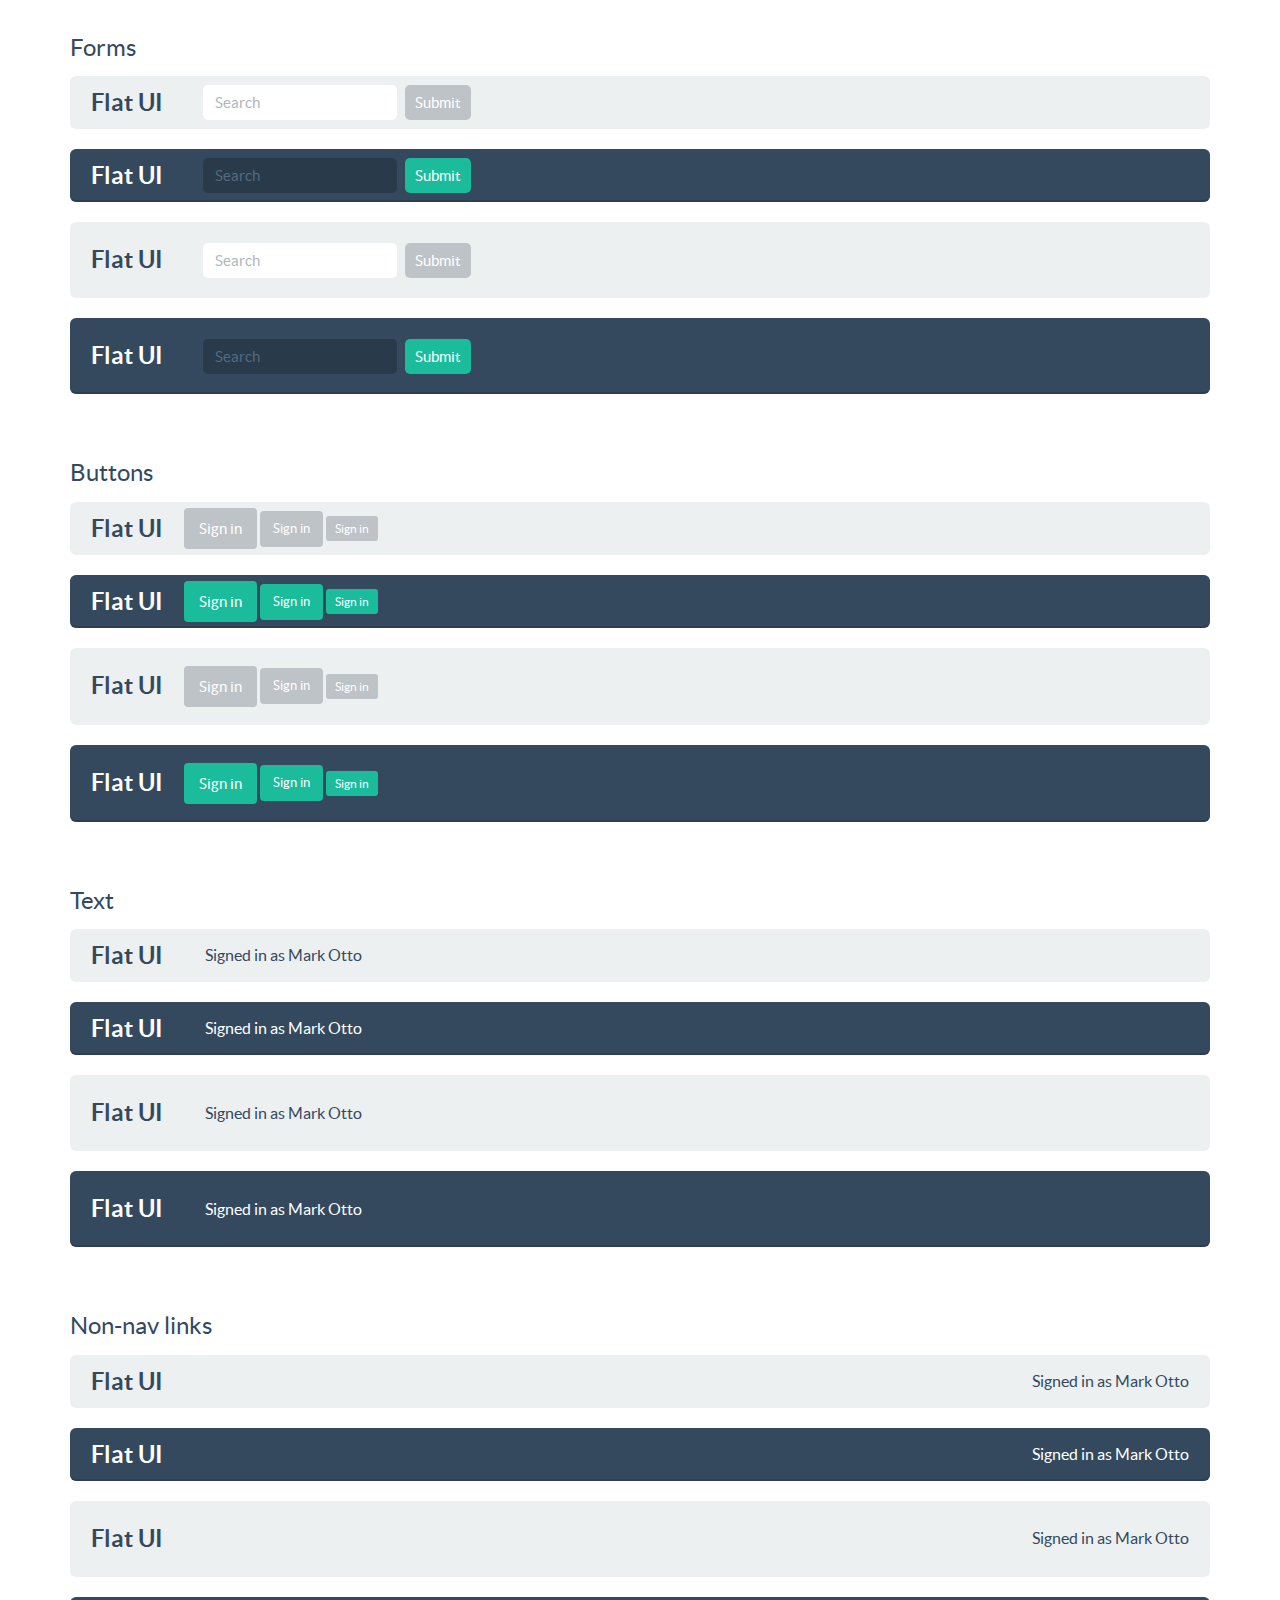
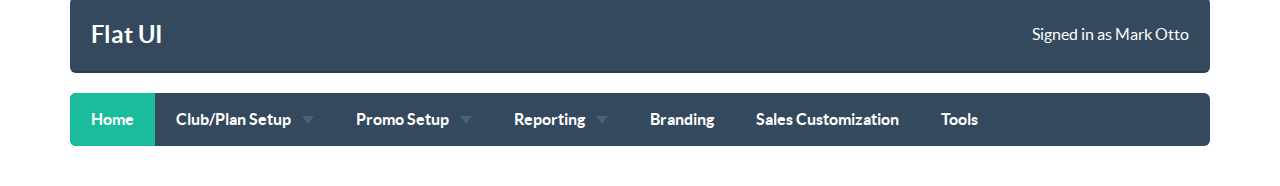
<file: public/Flat-UI/docs/examples/navbars-with-elements.html>
<!DOCTYPE html>
<html lang="en">
  <head>
    <meta charset="utf-8">
    <title>Flat UI Free</title>
    <meta name="viewport" content="width=device-width, initial-scale=1.0">

    <!-- Loading Bootstrap -->
    <link href="../../dist/css/vendor/bootstrap.min.css" rel="stylesheet">

    <!-- Loading Flat UI -->
    <link href="../../dist/css/flat-ui.css" rel="stylesheet">

    <link rel="shortcut icon" href="../../dist/img/favicon.ico">

    <!-- HTML5 shim, for IE6-8 support of HTML5 elements. All other JS at the end of file. -->
    <!--[if lt IE 9]>
      <script src="../../dist/js/vendor/html5shiv.js"></script>
      <script src="../../dist/js/vendor/respond.min.js"></script>
    <![endif]-->
  </head>
  <body>
    <style>
      body {
          padding-bottom: 20px;
          padding-top: 20px;
      }
      .navbar {
          margin-bottom: 20px;
      }
    </style>
    <div class="container">
      <h6>Forms</h6>
      <nav role="navigation" class="navbar navbar-default">
        <div class="navbar-header">
          <button data-target="#bs-example-navbar-collapse-2" data-toggle="collapse" class="navbar-toggle" type="button">
            <span class="sr-only">Toggle navigation</span>
            <span class="icon-bar"></span>
            <span class="icon-bar"></span>
            <span class="icon-bar"></span>
          </button>
          <a href="#" class="navbar-brand">Flat UI</a>
        </div>
        <div id="bs-example-navbar-collapse-2" class="collapse navbar-collapse">
          <form role="search" class="navbar-form navbar-left">
            <div class="form-group">
              <input type="text" placeholder="Search" class="form-control">
            </div>
            <button class="btn btn-default" type="submit">Submit</button>
          </form>
        </div>
      </nav>
      <nav role="navigation" class="navbar navbar-inverse navbar-embossed">
        <div class="navbar-header">
          <button data-target="#bs-example-navbar-collapse-3" data-toggle="collapse" class="navbar-toggle" type="button">
            <span class="sr-only">Toggle navigation</span>
            <span class="icon-bar"></span>
            <span class="icon-bar"></span>
            <span class="icon-bar"></span>
          </button>
          <a href="#" class="navbar-brand">Flat UI</a>
        </div>
        <div id="bs-example-navbar-collapse-3" class="collapse navbar-collapse">
          <form role="search" class="navbar-form navbar-left">
            <div class="form-group">
              <input type="text" placeholder="Search" class="form-control">
            </div>
            <button class="btn btn-default" type="submit">Submit</button>
          </form>
        </div>
      </nav>
      <nav role="navigation" class="navbar navbar-default navbar-lg">
        <div class="navbar-header">
          <button data-target="#bs-example-navbar-collapse-4" data-toggle="collapse" class="navbar-toggle" type="button">
            <span class="sr-only">Toggle navigation</span>
            <span class="icon-bar"></span>
            <span class="icon-bar"></span>
            <span class="icon-bar"></span>
          </button>
          <a href="#" class="navbar-brand">Flat UI</a>
        </div>
        <div id="bs-example-navbar-collapse-4" class="collapse navbar-collapse">
          <form role="search" class="navbar-form navbar-left">
            <div class="form-group">
              <input type="text" placeholder="Search" class="form-control">
            </div>
            <button class="btn btn-default" type="submit">Submit</button>
          </form>
        </div>
      </nav>
      <nav role="navigation" class="navbar navbar-inverse navbar-embossed navbar-lg">
        <div class="navbar-header">
          <button data-target="#bs-example-navbar-collapse-5" data-toggle="collapse" class="navbar-toggle" type="button">
            <span class="sr-only">Toggle navigation</span>
            <span class="icon-bar"></span>
            <span class="icon-bar"></span>
            <span class="icon-bar"></span>
          </button>
          <a href="#" class="navbar-brand">Flat UI</a>
        </div>
        <div id="bs-example-navbar-collapse-5" class="collapse navbar-collapse">
          <form role="search" class="navbar-form navbar-left">
            <div class="form-group">
              <input type="text" placeholder="Search" class="form-control">
            </div>
            <button class="btn btn-default" type="submit">Submit</button>
          </form>
        </div>
      </nav>
      <br>
      <h6>Buttons</h6>
      <nav role="navigation" class="navbar navbar-default">
        <div class="navbar-header">
          <button data-target="#bs-example-navbar-collapse-6" data-toggle="collapse" class="navbar-toggle" type="button">
            <span class="sr-only">Toggle navigation</span>
            <span class="icon-bar"></span>
            <span class="icon-bar"></span>
            <span class="icon-bar"></span>
          </button>
          <a href="#" class="navbar-brand">Flat UI</a>
        </div>
        <div id="bs-example-navbar-collapse-6" class="collapse navbar-collapse">
          <button class="btn btn-default navbar-btn" type="button">Sign in</button>
          <button class="btn btn-default navbar-btn btn-sm" type="button">Sign in</button>
          <button class="btn btn-default navbar-btn btn-xs" type="button">Sign in</button>
        </div>
      </nav>
      <nav role="navigation" class="navbar navbar-inverse navbar-embossed">
        <div class="navbar-header">
          <button data-target="#bs-example-navbar-collapse-7" data-toggle="collapse" class="navbar-toggle" type="button">
            <span class="sr-only">Toggle navigation</span>
            <span class="icon-bar"></span>
            <span class="icon-bar"></span>
            <span class="icon-bar"></span>
          </button>
          <a href="#" class="navbar-brand">Flat UI</a>
        </div>
        <div id="bs-example-navbar-collapse-7" class="collapse navbar-collapse">
          <button class="btn btn-default navbar-btn" type="button">Sign in</button>
          <button class="btn btn-default navbar-btn btn-sm" type="button">Sign in</button>
          <button class="btn btn-default navbar-btn btn-xs" type="button">Sign in</button>
        </div>
      </nav>
      <nav role="navigation" class="navbar navbar-default navbar-lg">
        <div class="navbar-header">
          <button data-target="#bs-example-navbar-collapse-8" data-toggle="collapse" class="navbar-toggle" type="button">
            <span class="sr-only">Toggle navigation</span>
            <span class="icon-bar"></span>
            <span class="icon-bar"></span>
            <span class="icon-bar"></span>
          </button>
          <a href="#" class="navbar-brand">Flat UI</a>
        </div>
        <div id="bs-example-navbar-collapse-8" class="collapse navbar-collapse">
          <button class="btn btn-default navbar-btn" type="button">Sign in</button>
          <button class="btn btn-default navbar-btn btn-sm" type="button">Sign in</button>
          <button class="btn btn-default navbar-btn btn-xs" type="button">Sign in</button>
        </div>
      </nav>
      <nav role="navigation" class="navbar navbar-inverse navbar-embossed navbar-lg">
        <div class="navbar-header">
          <button data-target="#bs-example-navbar-collapse-9" data-toggle="collapse" class="navbar-toggle" type="button">
            <span class="sr-only">Toggle navigation</span>
            <span class="icon-bar"></span>
            <span class="icon-bar"></span>
            <span class="icon-bar"></span>
          </button>
          <a href="#" class="navbar-brand">Flat UI</a>
        </div>
        <div id="bs-example-navbar-collapse-9" class="collapse navbar-collapse">
          <button class="btn btn-default navbar-btn" type="button">Sign in</button>
          <button class="btn btn-default navbar-btn btn-sm" type="button">Sign in</button>
          <button class="btn btn-default navbar-btn btn-xs" type="button">Sign in</button>
        </div>
      </nav>
      <br>
      <h6>Text</h6>
      <nav role="navigation" class="navbar navbar-default">
        <div class="navbar-header">
          <button data-target="#bs-example-navbar-collapse-10" data-toggle="collapse" class="navbar-toggle" type="button">
            <span class="sr-only">Toggle navigation</span>
            <span class="icon-bar"></span>
            <span class="icon-bar"></span>
            <span class="icon-bar"></span>
          </button>
          <a href="#" class="navbar-brand">Flat UI</a>
        </div>
        <div id="bs-example-navbar-collapse-10" class="collapse navbar-collapse">
          <p class="navbar-text">Signed in as Mark Otto</p>
        </div>
      </nav>
      <nav role="navigation" class="navbar navbar-inverse navbar-embossed">
        <div class="navbar-header">
          <button data-target="#bs-example-navbar-collapse-11" data-toggle="collapse" class="navbar-toggle" type="button">
            <span class="sr-only">Toggle navigation</span>
            <span class="icon-bar"></span>
            <span class="icon-bar"></span>
            <span class="icon-bar"></span>
          </button>
          <a href="#" class="navbar-brand">Flat UI</a>
        </div>
        <div id="bs-example-navbar-collapse-11" class="collapse navbar-collapse">
          <p class="navbar-text">Signed in as Mark Otto</p>
        </div>
      </nav>
      <nav role="navigation" class="navbar navbar-default navbar-lg">
        <div class="navbar-header">
          <button data-target="#bs-example-navbar-collapse-12" data-toggle="collapse" class="navbar-toggle" type="button">
            <span class="sr-only">Toggle navigation</span>
            <span class="icon-bar"></span>
            <span class="icon-bar"></span>
            <span class="icon-bar"></span>
          </button>
          <a href="#" class="navbar-brand">Flat UI</a>
        </div>
        <div id="bs-example-navbar-collapse-12" class="collapse navbar-collapse">
          <p class="navbar-text">Signed in as Mark Otto</p>
        </div>
      </nav>
      <nav role="navigation" class="navbar navbar-inverse navbar-embossed navbar-lg">
        <div class="navbar-header">
          <button data-target="#bs-example-navbar-collapse-13" data-toggle="collapse" class="navbar-toggle" type="button">
            <span class="sr-only">Toggle navigation</span>
            <span class="icon-bar"></span>
            <span class="icon-bar"></span>
            <span class="icon-bar"></span>
          </button>
          <a href="#" class="navbar-brand">Flat UI</a>
        </div>
        <div id="bs-example-navbar-collapse-13" class="collapse navbar-collapse">
          <p class="navbar-text">Signed in as Mark Otto</p>
        </div>
      </nav>
      <br>
      <h6>Non-nav links</h6>
      <nav role="navigation" class="navbar navbar-default">
        <div class="navbar-header">
          <button data-target="#bs-example-navbar-collapse-14" data-toggle="collapse" class="navbar-toggle" type="button">
            <span class="sr-only">Toggle navigation</span>
            <span class="icon-bar"></span>
            <span class="icon-bar"></span>
            <span class="icon-bar"></span>
          </button>
          <a href="#" class="navbar-brand">Flat UI</a>
        </div>
        <div id="bs-example-navbar-collapse-14" class="collapse navbar-collapse">
          <p class="navbar-text navbar-right">Signed in as <a class="navbar-link" href="#">Mark Otto</a></p>
        </div>
      </nav>
      <nav role="navigation" class="navbar navbar-inverse navbar-embossed">
        <div class="navbar-header">
          <button data-target="#bs-example-navbar-collapse-15" data-toggle="collapse" class="navbar-toggle" type="button">
            <span class="sr-only">Toggle navigation</span>
            <span class="icon-bar"></span>
            <span class="icon-bar"></span>
            <span class="icon-bar"></span>
          </button>
          <a href="#" class="navbar-brand">Flat UI</a>
        </div>
        <div id="bs-example-navbar-collapse-15" class="collapse navbar-collapse">
          <p class="navbar-text navbar-right">Signed in as <a class="navbar-link" href="#">Mark Otto</a></p>
        </div>
      </nav>
      <nav role="navigation" class="navbar navbar-default navbar-lg">
        <div class="navbar-header">
          <button data-target="#bs-example-navbar-collapse-16" data-toggle="collapse" class="navbar-toggle" type="button">
            <span class="sr-only">Toggle navigation</span>
            <span class="icon-bar"></span>
            <span class="icon-bar"></span>
            <span class="icon-bar"></span>
          </button>
          <a href="#" class="navbar-brand">Flat UI</a>
        </div>
        <div id="bs-example-navbar-collapse-16" class="collapse navbar-collapse">
          <p class="navbar-text navbar-right">Signed in as <a class="navbar-link" href="#">Mark Otto</a></p>
        </div>
      </nav>
      <nav role="navigation" class="navbar navbar-inverse navbar-embossed navbar-lg">
        <div class="navbar-header">
          <button data-target="#bs-example-navbar-collapse-17" data-toggle="collapse" class="navbar-toggle" type="button">
            <span class="sr-only">Toggle navigation</span>
            <span class="icon-bar"></span>
            <span class="icon-bar"></span>
            <span class="icon-bar"></span>
          </button>
          <a href="#" class="navbar-brand">Flat UI</a>
        </div>
        <div id="bs-example-navbar-collapse-17" class="collapse navbar-collapse">
          <p class="navbar-text navbar-right">Signed in as <a class="navbar-link" href="#">Mark Otto</a></p>
        </div>
      </nav>

      <div class="row">
              <div class="col-md-12">
                  <nav class="navbar navbar-inverse" role="navigation">
                      <div class="navbar-header">
                         <button type="button" class="navbar-toggle" data-toggle="collapse" data-target=".navbar-collapse-01">
                             <span class="sr-only">Toggle navigation</span>
                             <span class="icon-bar"></span>
                             <span class="icon-bar"></span>
                             <span class="icon-bar"></span>
                          </button>
                      </div>
                      <div class="collapse navbar-collapse navbar-collapse-01">
                            <ul class="nav navbar-nav navbar-left">
                              <li class="active"><a href="index.html">Home</a></li>
                              <li class="dropdown">
                                <a href="#fakelink" class="dropdown-toggle" data-toggle="dropdown">
                                  Club/Plan Setup
                                  <span class="caret"></span>
                                </a>
                                    <ul class="dropdown-menu">
                                      <li><a href="#fakelink">Configure Clubs</a></li>
                                      <li> <a href="#fakelink">Configure Feature Plans</a></li>
                                    </ul> <!-- /Sub menu -->
                              </li>
                              <li class="dropdown">
                                   <a href="#fakelink" class="dropdown-toggle" data-toggle="dropdown">
                                      Promo Setup
                                      <span class="caret"></span>
                                    </a>
                                    <ul class="dropdown-menu">
                                      <li><a href="#fakelink">View Promo List</a></li>
                                      <li> <a href="#fakelink">Add Edit Promo</a></li>
                                      <li><a href="#fakelink">Promo Details</a></li>
                                    </ul> <!-- /Sub menu -->
                              </li>
                              <li class="dropdown">
                                   <a href="#fakelink" class="dropdown-toggle" data-toggle="dropdown">
                                      Reporting
                                      <span class="caret"></span>
                                    </a>
                                    <ul class="dropdown-menu">
                                      <li><a href="#fakelink">Analytics</a></li>
                                      <li> <a href="#fakelink">Sales Report</a></li>
                                    </ul> <!-- /Sub menu -->
                              </li>
                              <li><a href="#fakelink">Branding</a></li>
                              <li><a href="#fakelink">Sales Customization</a></li>
                              <li><a href="#fakelink">Tools</a></li>
                            </ul>
                     </div><!--/.nav -->
                     </nav>
              </div>
        </div>

    </div>
    <!-- /.container -->


    <!-- jQuery (necessary for Bootstrap's JavaScript plugins) -->
    <script src="../../dist/js/vendor/jquery.min.js"></script>
    <!-- Include all compiled plugins (below), or include individual files as needed -->
    <script src="../../dist/js/flat-ui.min.js"></script>

    <script src="../assets/js/application.js"></script>


  </body>
</html>
</file>
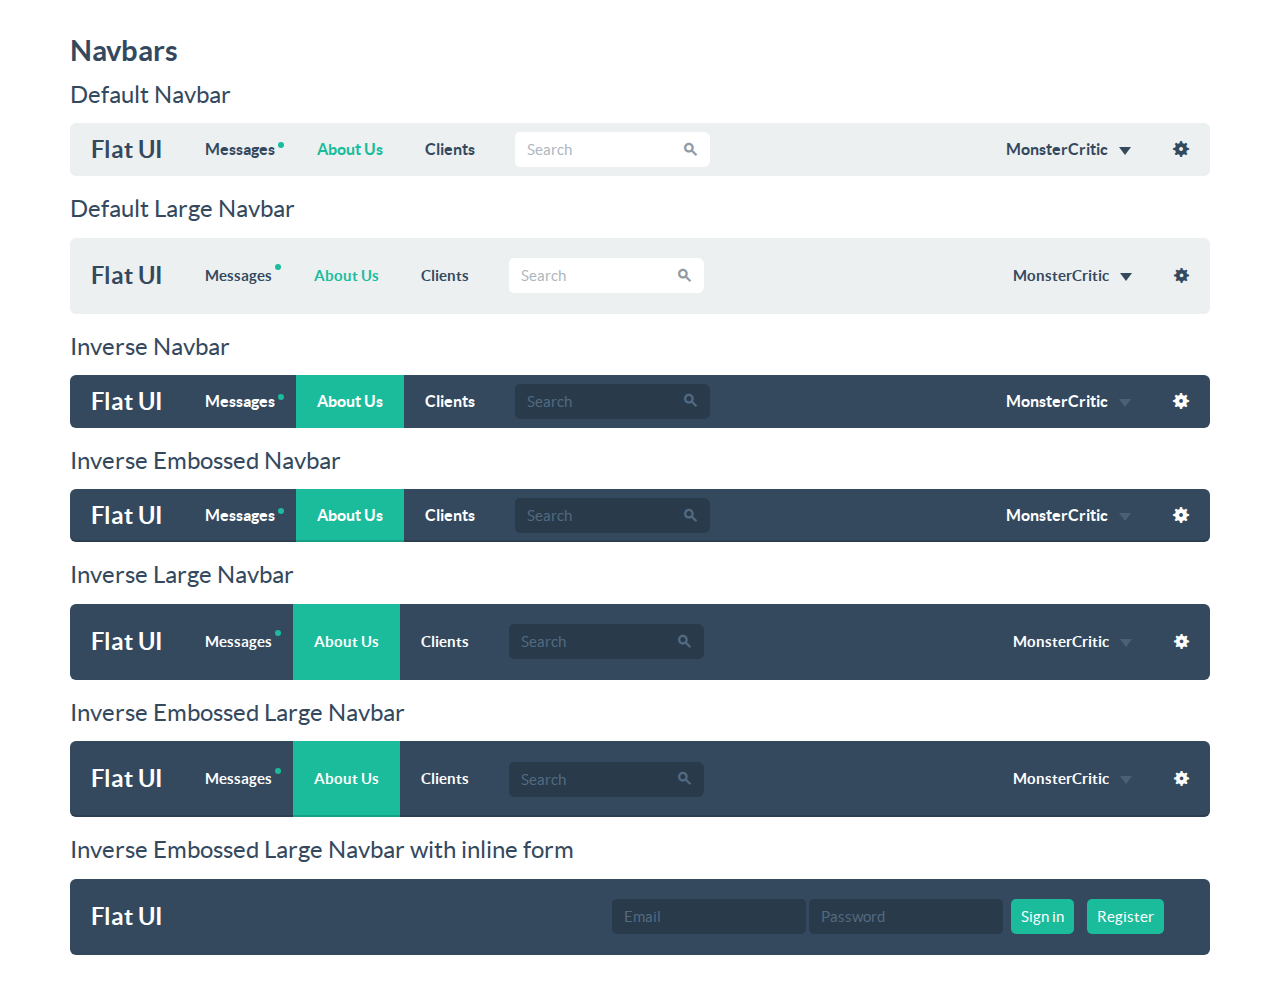
<file: public/Flat-UI/docs/examples/navbars.html>
<!DOCTYPE html>
<html lang="en">
  <head>
    <meta charset="utf-8">
    <title>Flat UI Free</title>
    <meta name="viewport" content="width=device-width, initial-scale=1.0">

    <!-- Loading Bootstrap -->
    <link href="../../dist/css/vendor/bootstrap.min.css" rel="stylesheet">

    <!-- Loading Flat UI -->
    <link href="../../dist/css/flat-ui.css" rel="stylesheet">

    <link rel="shortcut icon" href="../../dist/img/favicon.ico">

    <!-- HTML5 shim, for IE6-8 support of HTML5 elements. All other JS at the end of file. -->
    <!--[if lt IE 9]>
      <script src="../../dist/js/vendor/html5shiv.js"></script>
      <script src="../../dist/js/vendor/respond.min.js"></script>
    <![endif]-->
  </head>
  <body>
    <style>
      body {
          padding-bottom: 20px;
          padding-top: 20px;
      }
      .navbar {
          margin-bottom: 20px;
      }
    </style>
    <div class="container">

      <h4>Navbars</h4>

      <h6>Default Navbar</h6>

      <nav class="navbar navbar-default" role="navigation">
        <!-- Brand and toggle get grouped for better mobile display -->
        <div class="navbar-header">
          <button type="button" class="navbar-toggle" data-toggle="collapse" data-target="#navbar-collapse-3">
            <span class="sr-only">Toggle navigation</span>
          </button>
          <a class="navbar-brand" href="#">Flat UI</a>
        </div>

        <!-- Collect the nav links, forms, and other content for toggling -->
        <div class="collapse navbar-collapse" id="navbar-collapse-3">
          <ul class="nav navbar-nav">
            <li><a href="#">Messages<span class="navbar-unread">1</span></a></li>
            <li class="active"><a href="#">About Us</a></li>
            <li><a href="#">Clients</a></li>
           </ul>
          <form class="navbar-form navbar-left" action="#" role="search">
            <div class="form-group">
              <div class="input-group">
                <input class="form-control" id="navbarInput-01" type="search" placeholder="Search">
                <span class="input-group-btn">
                  <button type="submit" class="btn"><span class="fui-search"></span></button>
                </span>
              </div>
            </div>
          </form>
          <ul class="nav navbar-nav navbar-right">
            <li class="dropdown">
              <a href="#" class="dropdown-toggle" data-toggle="dropdown">MonsterCritic <b class="caret"></b></a>
              <ul class="dropdown-menu">
                <li><a href="#">Action</a></li>
                <li><a href="#">Another action</a></li>
                <li><a href="#">Something else here</a></li>
                <li class="divider"></li>
                <li><a href="#">Separated link</a></li>
              </ul>
            </li>
            <li><a href="#"><span class="visible-sm visible-xs">Settings<span class="fui-gear"></span></span><span class="visible-md visible-lg"><span class="fui-gear"></span></span></a></li>
          </ul>
        </div><!-- /.navbar-collapse -->
      </nav>

      <h6>Default Large Navbar</h6>

      <nav class="navbar navbar-default navbar-lg" role="navigation">
        <!-- Brand and toggle get grouped for better mobile display -->
        <div class="navbar-header">
          <button type="button" class="navbar-toggle" data-toggle="collapse" data-target="#navbar-collapse-4">
            <span class="sr-only">Toggle navigation</span>
          </button>
          <a class="navbar-brand" href="#">Flat UI</a>
        </div>

        <!-- Collect the nav links, forms, and other content for toggling -->
        <div class="collapse navbar-collapse" id="navbar-collapse-4">
          <ul class="nav navbar-nav">
            <li><a href="#">Messages<span class="navbar-unread">1</span></a></li>
            <li class="active"><a href="#">About Us</a></li>
            <li><a href="#">Clients</a></li>
           </ul>
          <form class="navbar-form navbar-left" action="#" role="search">
            <div class="form-group">
              <div class="input-group">
                <input class="form-control" id="navbarInput-01" type="search" placeholder="Search">
                <span class="input-group-btn">
                  <button type="submit" class="btn"><span class="fui-search"></span></button>
                </span>
              </div>
            </div>
          </form>
          <ul class="nav navbar-nav navbar-right">
            <li class="dropdown">
              <a href="#" class="dropdown-toggle" data-toggle="dropdown">MonsterCritic <b class="caret"></b></a>
              <ul class="dropdown-menu">
                <li><a href="#">Action</a></li>
                <li><a href="#">Another action</a></li>
                <li><a href="#">Something else here</a></li>
                <li class="divider"></li>
                <li><a href="#">Separated link</a></li>
              </ul>
            </li>
            <li><a href="#"><span class="visible-sm visible-xs">Settings<span class="fui-gear"></span></span><span class="visible-md visible-lg"><span class="fui-gear"></span></span></a></li>
          </ul>
        </div><!-- /.navbar-collapse -->
      </nav>

      <h6>Inverse Navbar</h6>

      <nav class="navbar navbar-inverse" role="navigation">
        <!-- Brand and toggle get grouped for better mobile display -->
        <div class="navbar-header">
          <button type="button" class="navbar-toggle" data-toggle="collapse" data-target="#navbar-collapse-5">
            <span class="sr-only">Toggle navigation</span>
          </button>
          <a class="navbar-brand" href="#">Flat UI</a>
        </div>

        <!-- Collect the nav links, forms, and other content for toggling -->
        <div class="collapse navbar-collapse" id="navbar-collapse-5">
          <ul class="nav navbar-nav">
            <li><a href="#">Messages<span class="navbar-unread">1</span></a></li>
            <li class="active"><a href="#">About Us</a></li>
            <li><a href="#">Clients</a></li>
           </ul>
          <form class="navbar-form navbar-left" action="#" role="search">
            <div class="form-group">
              <div class="input-group">
                <input class="form-control" id="navbarInput-01" type="search" placeholder="Search">
                <span class="input-group-btn">
                  <button type="submit" class="btn"><span class="fui-search"></span></button>
                </span>
              </div>
            </div>
          </form>
          <ul class="nav navbar-nav navbar-right">
            <li class="dropdown">
              <a href="#" class="dropdown-toggle" data-toggle="dropdown">MonsterCritic <b class="caret"></b></a>
              <ul class="dropdown-menu">
                <li><a href="#">Action</a></li>
                <li><a href="#">Another action</a></li>
                <li><a href="#">Something else here</a></li>
                <li class="divider"></li>
                <li><a href="#">Separated link</a></li>
              </ul>
            </li>
            <li><a href="#"><span class="visible-sm visible-xs">Settings<span class="fui-gear"></span></span><span class="visible-md visible-lg"><span class="fui-gear"></span></span></a></li>
          </ul>
        </div><!-- /.navbar-collapse -->
      </nav>

      <h6>Inverse Embossed Navbar</h6>

      <nav class="navbar navbar-inverse navbar-embossed" role="navigation">
        <!-- Brand and toggle get grouped for better mobile display -->
        <div class="navbar-header">
          <button type="button" class="navbar-toggle" data-toggle="collapse" data-target="#navbar-collapse-6">
            <span class="sr-only">Toggle navigation</span>
          </button>
          <a class="navbar-brand" href="#">Flat UI</a>
        </div>

        <!-- Collect the nav links, forms, and other content for toggling -->
        <div class="collapse navbar-collapse" id="navbar-collapse-6">
          <ul class="nav navbar-nav">
            <li><a href="#">Messages<span class="navbar-unread">1</span></a></li>
            <li class="active"><a href="#">About Us</a></li>
            <li><a href="#">Clients</a></li>
           </ul>
          <form class="navbar-form navbar-left" action="#" role="search">
            <div class="form-group">
              <div class="input-group">
                <input class="form-control" id="navbarInput-01" type="search" placeholder="Search">
                <span class="input-group-btn">
                  <button type="submit" class="btn"><span class="fui-search"></span></button>
                </span>
              </div>
            </div>
          </form>
          <ul class="nav navbar-nav navbar-right">
            <li class="dropdown">
              <a href="#" class="dropdown-toggle" data-toggle="dropdown">MonsterCritic <b class="caret"></b></a>
              <ul class="dropdown-menu">
                <li><a href="#">Action</a></li>
                <li><a href="#">Another action</a></li>
                <li><a href="#">Something else here</a></li>
                <li class="divider"></li>
                <li><a href="#">Separated link</a></li>
              </ul>
            </li>
            <li><a href="#"><span class="visible-sm visible-xs">Settings<span class="fui-gear"></span></span><span class="visible-md visible-lg"><span class="fui-gear"></span></span></a></li>
          </ul>
        </div><!-- /.navbar-collapse -->
      </nav>

      <h6>Inverse Large Navbar</h6>

      <nav class="navbar navbar-inverse navbar-lg" role="navigation">
        <!-- Brand and toggle get grouped for better mobile display -->
        <div class="navbar-header">
          <button type="button" class="navbar-toggle" data-toggle="collapse" data-target="#navbar-collapse-7">
            <span class="sr-only">Toggle navigation</span>
          </button>
          <a class="navbar-brand" href="#">Flat UI</a>
        </div>

        <!-- Collect the nav links, forms, and other content for toggling -->
        <div class="collapse navbar-collapse" id="navbar-collapse-7">
          <ul class="nav navbar-nav">
            <li><a href="#">Messages<span class="navbar-unread">1</span></a></li>
            <li class="active"><a href="#">About Us</a></li>
            <li><a href="#">Clients</a></li>
           </ul>
          <form class="navbar-form navbar-left" action="#" role="search">
            <div class="form-group">
              <div class="input-group">
                <input class="form-control" id="navbarInput-01" type="search" placeholder="Search">
                <span class="input-group-btn">
                  <button type="submit" class="btn"><span class="fui-search"></span></button>
                </span>
              </div>
            </div>
          </form>
          <ul class="nav navbar-nav navbar-right">
            <li class="dropdown">
              <a href="#" class="dropdown-toggle" data-toggle="dropdown">MonsterCritic <b class="caret"></b></a>
              <ul class="dropdown-menu">
                <li><a href="#">Action</a></li>
                <li><a href="#">Another action</a></li>
                <li><a href="#">Something else here</a></li>
                <li class="divider"></li>
                <li><a href="#">Separated link</a></li>
              </ul>
            </li>
            <li><a href="#"><span class="visible-sm visible-xs">Settings<span class="fui-gear"></span></span><span class="visible-md visible-lg"><span class="fui-gear"></span></span></a></li>
          </ul>
        </div><!-- /.navbar-collapse -->
      </nav>

      <h6>Inverse Embossed Large Navbar</h6>

      <nav class="navbar navbar-inverse navbar-lg navbar-embossed" role="navigation">
        <!-- Brand and toggle get grouped for better mobile display -->
        <div class="navbar-header">
          <button type="button" class="navbar-toggle" data-toggle="collapse" data-target="#navbar-collapse-8">
            <span class="sr-only">Toggle navigation</span>
          </button>
          <a class="navbar-brand" href="#">Flat UI</a>
        </div>

        <!-- Collect the nav links, forms, and other content for toggling -->
        <div class="collapse navbar-collapse" id="navbar-collapse-8">
          <ul class="nav navbar-nav">
            <li><a href="#">Messages<span class="navbar-unread">1</span></a></li>
            <li class="active"><a href="#">About Us</a></li>
            <li><a href="#">Clients</a></li>
           </ul>
          <form class="navbar-form navbar-left" action="#" role="search">
            <div class="form-group">
              <div class="input-group">
                <input class="form-control" id="navbarInput-01" type="search" placeholder="Search">
                <span class="input-group-btn">
                  <button type="submit" class="btn"><span class="fui-search"></span></button>
                </span>
              </div>
            </div>
          </form>
          <ul class="nav navbar-nav navbar-right">
            <li class="dropdown">
              <a href="#" class="dropdown-toggle" data-toggle="dropdown">MonsterCritic <b class="caret"></b></a>
              <ul class="dropdown-menu">
                <li><a href="#">Action</a></li>
                <li><a href="#">Another action</a></li>
                <li><a href="#">Something else here</a></li>
                <li class="divider"></li>
                <li><a href="#">Separated link</a></li>
              </ul>
            </li>
            <li><a href="#"><span class="visible-sm visible-xs">Settings<span class="fui-gear"></span></span><span class="visible-md visible-lg"><span class="fui-gear"></span></span></a></li>
          </ul>
        </div><!-- /.navbar-collapse -->
      </nav>


      <h6>Inverse Embossed Large Navbar with inline form</h6>

      <nav class="navbar navbar-inverse navbar-lg navbar-embossed" role="navigation">
        <div class="container-fluid">
          <div class="navbar-header">
            <button type="button" class="navbar-toggle" data-toggle="collapse" data-target="#navbar-collapse-9">
              <span class="sr-only">Toggle navigation</span>
              <span class="icon-bar"></span>
              <span class="icon-bar"></span>
              <span class="icon-bar"></span>
            </button>
            <a class="navbar-brand" href="#">Flat UI</a>
          </div>
          <div class="navbar-collapse collapse" id="navbar-collapse-9">
            <form class="navbar-form navbar-right" role="form">
              <div class="form-group">
                <input type="text" placeholder="Email" class="form-control">
              </div>
              <div class="form-group">
                <input type="password" placeholder="Password" class="form-control">
              </div>
              <button type="submit" class="btn btn-success">Sign in</button>
              <button type="submit" class="btn btn-danger">Register</button>
            </form>

          </div><!--/.navbar-collapse -->
        </div>
      </nav>




    </div>
    <!-- /.container-fluid -->

    <!-- jQuery (necessary for Bootstrap's JavaScript plugins) -->
    <script src="../../dist/js/vendor/jquery.min.js"></script>
    <!-- Include all compiled plugins (below), or include individual files as needed -->
    <script src="../../dist/js/flat-ui.min.js"></script>

    <script src="../assets/js/application.js"></script>

  </body>
</html>
</file>
<file: public/Flat-UI/docs/assets/css/demo.css>
/*!
 * Flat UI Free v2.2.2 (http://designmodo.github.io/Flat-UI/)
 * Copyright 2013-2014 Designmodo, Inc.
 */

/* Prettyfy Theme */
.prettyprint {
  padding: 15px 21px;
  font-family: Menlo, 'Bitstream Vera Sans Mono', 'DejaVu Sans Mono', Monaco, Consolas, monospace;
  background-color: #f7f7f9;
  border: 2px solid #e1e1e8;
  }
.pln {
  color: #333;
  }
@media screen {
  .str {
    color: #d14;
    }
  .kwd {
    color: #333;
    }
  .com {
    color: #998;
    }
  .typ {
    color: #458;
    }
  .lit {
    color: #458;
    }
  .pun {
    color: #333;
    }
  .opn {
    color: #333;
    }
  .clo {
    color: #333;
    }
  .tag {
    color: navy;
    }
  .atn {
    color: teal;
    }
  .atv {
    color: #d14;
    }
  .dec {
    color: #333;
    }
  .var {
    color: teal;
    }
  .fun {
    color: #900;
    }
  }
@media print, projection {
  .str {
    color: #060;
    }
  .kwd {
    font-weight: bold;
    color: #006;
    }
  .com {
    font-style: italic;
    color: #600;
    }
  .typ {
    font-weight: bold;
    color: #404;
    }
  .lit {
    color: #044;
    }
  .pun,
  .opn,
  .clo {
    color: #440;
    }
  .tag {
    font-weight: bold;
    color: #006;
    }
  .atn {
    color: #404;
    }
  .atv {
    color: #060;
    }
  }
/* Specify class=linenums on a pre to get line numbering */
ol.linenums {
  margin-top: 0;
  margin-bottom: 0;
  }
.container {
  width: 970px !important;
  }
.demo-headline {
  padding: 73px 0 110px;
  text-align: center;
  }
.demo-logo {
  margin: 10px 0;
  font: 900 90px/100px "Helvetica Neue", Helvetica, Arial, sans-serif;
  letter-spacing: -2px;
  }
.demo-logo .logo {
  width: 236px;
  height: 181px;
  margin: 0 auto 26px;
  overflow: hidden;
  text-indent: -9999em;
  background: url(../img/demo/logo-mask.png) center 0 no-repeat;
  background-size: 236px 181px;
  }
.demo-logo small {
  display: block;
  padding-top: 5px;
  font-size: 22px;
  font-weight: 700;
  color: rgba(52, 73, 94, .3);
  letter-spacing: 0;
  }
.demo-row {
  margin-bottom: 20px;
  }
.demo-row .demo-heading-note,
.demo-row .demo-text-note {
  position: absolute;
  bottom: 10px;
  left: 0;
  display: block;
  width: 260px;
  font-size: 13px;
  font-weight: 400;
  line-height: 13px;
  color: #c0c1c2;
  }
.demo-row .demo-text-note {
  top: 10px;
  bottom: auto;
  }
.demo-row.typography-row .demo-content {
  float: none;
  width: auto;
  clear: both;
  }
.demo-row.typography-row .demo-type-example {
  position: relative;
  padding-left: 25%;
  margin-bottom: 40px;
  }
.demo-section-title {
  margin: 10px 0;
  font: 900 32px/40px "Helvetica Neue", Helvetica, Arial, sans-serif;
  }
.demo-panel-title {
  padding-top: 20px;
  margin: 2px 0 20px;
  font: bold 23px/40px "Helvetica Neue", Helvetica, Arial, sans-serif;
  }
.demo-panel-title small {
  font-size: inherit;
  font-weight: 400;
  color: #798795;
  }
.demo-navigation {
  margin-top: -10px;
  margin-bottom: -4px;
  }
.demo-pager {
  margin-top: -20px;
  }
.demo-tooltips {
  height: 126px;
  }
.demo-tooltips .tooltip {
  position: relative !important;
  top: -8px !important;
  left: -8px !important;
  }
.demo-headings {
  margin-bottom: 12px;
  }
.demo-tiles {
  margin-bottom: 46px;
  }
.demo-icons {
  padding-left: 20px;
  margin-left: -20px;
  font-size: 32px;
  }
.demo-icons .demo-content {
  margin: 0 0 0 -35px;
  }
.demo-icons .demo-content > span {
  display: inline-block;
  width: 24px;
  margin: 0 0 32px 35px;
  font-size: 24px;
  }
.demo-icons-tooltip {
  position: absolute;
  bottom: 0;
  left: 100%;
  width: 80px;
  margin-left: 0 !important;
  font-size: 12px;
  color: #c2c8cf;
  }
.demo-illustrations .demo-content {
  padding-top: 20px;
  margin: 0 0 0 -40px;
  }
.demo-illustrations .demo-content:before,
.demo-illustrations .demo-content:after {
  display: table;
  content: " ";
  }
.demo-illustrations .demo-content:after {
  clear: both;
  }
.demo-illustrations .demo-content > div {
  float: left;
  width: 100px;
  height: 100px;
  margin: 0 0 40px 40px;
  line-height: 100px;
  text-align: center;
  }
.demo-illustrations img {
  display: inline-block;
  max-width: 100px;
  max-height: 100px;
  vertical-align: middle;
  }
.demo-samples {
  margin-bottom: 46px;
  }
.demo-download-section {
  float: none;
  padding: 60px 0 90px 20px;
  margin: 0 auto;
  text-align: center;
  }
.demo-download-section [class*='fui-'] {
  margin: 3px 0 -3px;
  }
.demo-download {
  width: 190px;
  height: 190px;
  padding: 40px 28px 30px 32px;
  margin: 0 auto 32px;
  text-align: center;
  background-color: #ebedef;
  border-radius: 50%;
  }
.demo-download img {
  width: 82px;
  height: 104px;
  }
.demo-download-text {
  padding: 20px 0;
  font-size: 15px;
  text-align: center;
  }
.demo-text-box a:hover {
  color: #1abc9c;
  }
.demo-browser {
  padding-top: 42px;
  margin: 0 41px 140px 0;
  color: #fff;
  background: #2c3e50 url(../img/demo/browser.png) 0 0 no-repeat;
  background-size: 659px 42px;
  border-radius: 0 0 6px 6px;
  }
.demo-browser-side {
  float: left;
  width: 151px;
  padding: 22px 20px;
  }
.demo-browser-side > h5 {
  margin-top: 4px;
  margin-bottom: 3px;
  font-size: 16px;
  font-weight: 400;
  text-transform: none;
  }
.demo-browser-side > h6 {
  margin-top: 3px;
  font-size: 11px;
  font-weight: 300;
  line-height: 18px;
  text-transform: none;

  -webkit-font-smoothing: subpixel-antialiased;
  }
.demo-browser-author {
  display: block;
  width: 84px;
  height: 84px;
  margin: 0 auto;
  background: url(../img/demo/browser-author.jpg) center no-repeat;
  border: 3px solid #fff;
  border-radius: 50%;
  }
.demo-browser-action {
  padding: 30px 0 12px;
  }
.demo-browser-action > .btn {
  padding: 7px 0 8px 11px !important;
  text-align: left;
  border-radius: 3px;
  }
.demo-browser-action > .btn > [class^="fui-"] {
  position: relative;
  top: 1px;
  margin-right: 12px;
  }
.demo-browser-content {
  padding: 21px 0 0 20px;
  overflow: hidden;
  background-color: #34495e;
  border-radius: 0 0 6px;
  }
.demo-browser-content > img {
  float: left;
  width: 146px;
  margin: 0 15px 20px 0;
  border: 6px solid #fff;
  }
@media only screen and (-webkit-min-device-pixel-ratio: 2), only screen and (-webkit-min-device-pixel-ratio: 1.5), only screen and (-moz-min-device-pixel-ratio: 2), only screen and (-o-min-device-pixel-ratio: 3/2), only screen and (-o-min-device-pixel-ratio: 2/1), only screen and (min--moz-device-pixel-ratio: 1.5), only screen and (min-device-pixel-ratio: 1.5), only screen and (min-device-pixel-ratio: 2) {
  .logo {
    background-image: url(../img/demo/logo-mask-2x.png);
    }
  .demo-browser {
    background-image: url(../img/demo/browser-2x.png);
    }
  }
.demo-swatches-row [class*="col"] {
  float: left;
  min-height: 1px;
  }
.demo-swatches-row .swatches-col {
  width: 800px;
  margin-left: -5px;
  }
.demo-swatches-row .swatches-desc-col {
  width: 140px;
  margin-left: 20px;
  }
</file>
<file: public/Flat-UI/docs/assets/css/docs.css>
/*!
 * Flat UI Free v2.2.2 (http://designmodo.github.io/Flat-UI/)
 * Copyright 2013-2014 Designmodo, Inc.
 */

/* Prettyfy Theme */
.prettyprint {
  padding: 15px 21px;
  font-family: Menlo, 'Bitstream Vera Sans Mono', 'DejaVu Sans Mono', Monaco, Consolas, monospace;
  background-color: #f7f7f9;
  border: 2px solid #e1e1e8;
  }
.pln {
  color: #333;
  }
@media screen {
  .str {
    color: #d14;
    }
  .kwd {
    color: #333;
    }
  .com {
    color: #998;
    }
  .typ {
    color: #458;
    }
  .lit {
    color: #458;
    }
  .pun {
    color: #333;
    }
  .opn {
    color: #333;
    }
  .clo {
    color: #333;
    }
  .tag {
    color: navy;
    }
  .atn {
    color: teal;
    }
  .atv {
    color: #d14;
    }
  .dec {
    color: #333;
    }
  .var {
    color: teal;
    }
  .fun {
    color: #900;
    }
  }
@media print, projection {
  .str {
    color: #060;
    }
  .kwd {
    font-weight: bold;
    color: #006;
    }
  .com {
    font-style: italic;
    color: #600;
    }
  .typ {
    font-weight: bold;
    color: #404;
    }
  .lit {
    color: #044;
    }
  .pun,
  .opn,
  .clo {
    color: #440;
    }
  .tag {
    font-weight: bold;
    color: #006;
    }
  .atn {
    color: #404;
    }
  .atv {
    color: #060;
    }
  }
/* Specify class=linenums on a pre to get line numbering */
ol.linenums {
  margin-top: 0;
  margin-bottom: 0;
  }
.docs-example-popovers {
  position: relative;
  margin: -20px -20px 0;
  }
.docs-example-popovers:before,
.docs-example-popovers:after {
  display: table;
  content: " ";
  }
.docs-example-popovers:after {
  clear: both;
  }
.docs-example-popovers .popover {
  position: relative;
  display: block;
  float: left;
  width: 260px;
  margin: 20px;
  }
.demo-headline {
  padding: 40px 0;
  margin-top: 2px;
  margin-bottom: 50px;
  font: 700 118px/1.1 "Helvetica Neue", Helvetica, Arial, sans-serif !important;
  color: #1abc9c;
  text-align: center;
  word-wrap: break-word;
  }
.demo-row {
  width: 940px;
  padding: 0 20px 50px;
  margin: 0 auto;
  }
.demo-row:before,
.demo-row:after {
  display: table;
  content: " ";
  }
.demo-row:after {
  clear: both;
  }
.demo-row .demo-heading-note,
.demo-row .demo-text-note {
  position: absolute;
  bottom: 10px;
  left: 0;
  display: block;
  width: 260px;
  font-size: 13px;
  font-weight: 400;
  line-height: 13px;
  color: #c0c1c2;
  }
.demo-row .demo-text-note {
  top: 10px;
  bottom: auto;
  }
.demo-row.menu-row {
  padding: 50px 20px 10px;
  }
.demo-row.typography-row .demo-content {
  float: none;
  width: auto;
  padding-top: 0;
  margin-left: 20px;
  clear: both;
  }
.demo-row.typography-row .demo-type-example {
  position: relative;
  padding-left: 265px;
  margin-bottom: 40px;
  }
.demo-col {
  float: left;
  width: 270px;
  margin: 0 20px;
  }
.demo-content {
  float: left;
  width: 580px;
  margin-left: 20px;
  }
.demo-content.demo-content-article p {
  margin-bottom: 20px;
  }
.demo-content.demo-content-article ul {
  margin-left: 0;
  list-style-type: none;
  }
.demo-content.demo-content-article li {
  padding: 0 0 5px;
  line-height: 35px;
  }
.demo-content-wide {
  margin: 0 20px;
  clear: both;
  }
.demo-content-wide:before,
.demo-content-wide:after {
  display: table;
  content: " ";
  }
.demo-content-wide:after {
  clear: both;
  }
.demo-title {
  float: left;
  width: 240px;
  margin: -.5em 20px 0;
  font: 700 24.5px/40px "Helvetica Neue", Helvetica, Arial, sans-serif;
  }
.demo-title h1,
.demo-title h2,
.demo-title h3,
.demo-title h4 {
  margin-top: 0;
  font-family: "Helvetica Neue", Helvetica, Arial, sans-serif;
  }
.demo-title h1,
.demo-title h2,
.demo-title h3 {
  line-height: 40px !important;
  }
.demo-title h3 {
  font-size: 24.5px !important;
  }
.demo-title small {
  font-size: 13px;
  font-weight: 400;
  color: #c0c1c2;
  }
.demo-buttons .btn,
.demo-inputs .control-group {
  margin-bottom: 20px;
  }
.demo-navigation .demo-title {
  margin-top: 10px;
  }
.demo-pager {
  margin-top: -10px;
  }
.demo-tooltips {
  width: 40%;
  padding-left: 10px;
  }
.demo-tooltips .tooltip {
  position: relative !important;
  top: -8px !important;
  left: -8px !important;
  }
.demo-tooltips .tooltip-inner {
  width: auto;
  max-width: 100%;
  }
.demo-popovers .popover {
  position: relative;
  display: block;
  width: auto;
  margin: 0 13px 0 -3px;
  }
.demo-social-buttons .btn {
  float: left;
  margin-bottom: 17px;
  clear: left;
  }
.demo-headings {
  margin-bottom: 12px;
  }
.demo-tiles {
  margin-bottom: 46px;
  }
.demo-icons {
  margin-left: -15px;
  font-size: 32px;
  }
.demo-icons > span {
  display: inline-block;
  width: 32px;
  margin: 0 0 32px 35px;
  }
@media (max-width: 480px) {
  .demo-icons > span {
    margin-right: 16px;
    margin-left: 16px;
    }
  }
.demo-icons-tooltip {
  position: absolute;
  bottom: 0;
  left: 100%;
  width: 80px;
  margin-left: 0 !important;
  font-size: 12px;
  color: #c2c8cf;
  }
.demo-inline {
  display: inline-block;
  }
.demo-labels {
  font-size: 19px;
  }
.demo-labels .visible-lg {
  display: inline !important;
  }
@media (max-width: 767px) {
  .demo-labels .visible-lg {
    display: none !important;
    }
  }
.demo-illustrations {
  margin-top: 40px;
  }
.demo-illustrations .demo-content-wide {
  padding-top: 20px;
  margin: 0 0 0 -66px;
  }
.demo-illustrations .demo-content-wide > div {
  float: left;
  width: 100px;
  height: 100px;
  margin: 0 0 80px 87px;
  line-height: 100px;
  text-align: center;
  vertical-align: middle;
  }
.demo-illustrations img {
  display: inline-block;
  max-width: 100px;
  max-height: 100px;
  vertical-align: middle;
  }
.demo-dialog {
  padding: 13px 20px 15px;
  }
.demo-dialog .flat {
  width: 300px;
  }
@media (max-width: 767px) {
  .demo-dialog .flat {
    width: 100%;
    }
  }
.static-modal-backdrop {
  width: 100%;
  padding: 62px 14px;
  margin-bottom: 50px;
  background-color: #243342;
  }
.static-modal-backdrop .modal {
  position: relative;
  top: auto;
  bottom: auto;
  z-index: 1;
  display: block;
  padding-bottom: 20px;
  overflow: hidden;
  }
.static-modal-backdrop .modal-dialog {
  padding: 0;
  }
.components-static-modal .modal {
  position: relative;
  top: auto;
  bottom: auto;
  left: auto;
  z-index: 1;
  display: block;
  overflow: visible;
  }
.components-static-modal .modal-dialog,
.components-static-modal .modal-content {
  width: auto;
  }
.components-static-modal .modal-dialog {
  padding: 0;
  }
.demo-sidebar {
  position: fixed;
  top: 0;
  left: 0;
  z-index: 10000;
  width: 150px;
  height: 100%;
  padding: 0;
  margin: 0;
  overflow: auto;
  font-size: 14px;
  line-height: 1.214;
  list-style-type: none;
  background-color: #f3f4f5;

  -webkit-font-smoothing: subpixel-antialiased;
  }
.demo-sidebar li:first-child a {
  padding-top: 20px;
  }
.demo-sidebar a {
  display: block;
  padding: 7px 20px;
  }
.demo-col .fileinput .input-group .uneditable-input {
  max-width: 370px;
  }
@media (max-width: 767px) {
  .demo-row {
    width: auto;
    padding-right: 0;
    padding-left: 0;
    margin-bottom: 0;
    margin-left: 0;
    }
  .demo-col,
  .demo-content,
  .demo-content-wide,
  .demo-title {
    float: none;
    width: auto;
    padding: 0 !important;
    margin: 0 0 18px !important;
    }
  .demo-headline {
    padding-right: 15px;
    padding-left: 15px;
    font-size: 65px !important;
    text-align: left;
    }
  .demo-inline {
    display: block;
    }
  .demo-navigation .btn-toolbar {
    margin: 0;
    }
  .demo-navigation .pager {
    display: block;
    margin-bottom: 20px;
    margin-left: 0 !important;
    }
  .typography-row .demo-type-example {
    padding-left: 0 !important;
    }
  .typography-row .demo-heading-note,
  .typography-row .demo-text-note {
    position: static !important;
    margin: 0 0 10px;
    }
  .demo-illustrations .demo-content-wide > div {
    margin-left: 67px;
    }
  }
/* Demo video */
.demo-video {
  margin-top: 40px;
  }
@media (max-width: 480px) {
  .demo-illustrations .demo-content-wide > div {
    margin-left: 23px;
    }
  .demo-navigation .mll.pvl {
    padding: 0;
    margin-bottom: 20px;
    margin-left: 0 !important;
    }
  }
</file>
